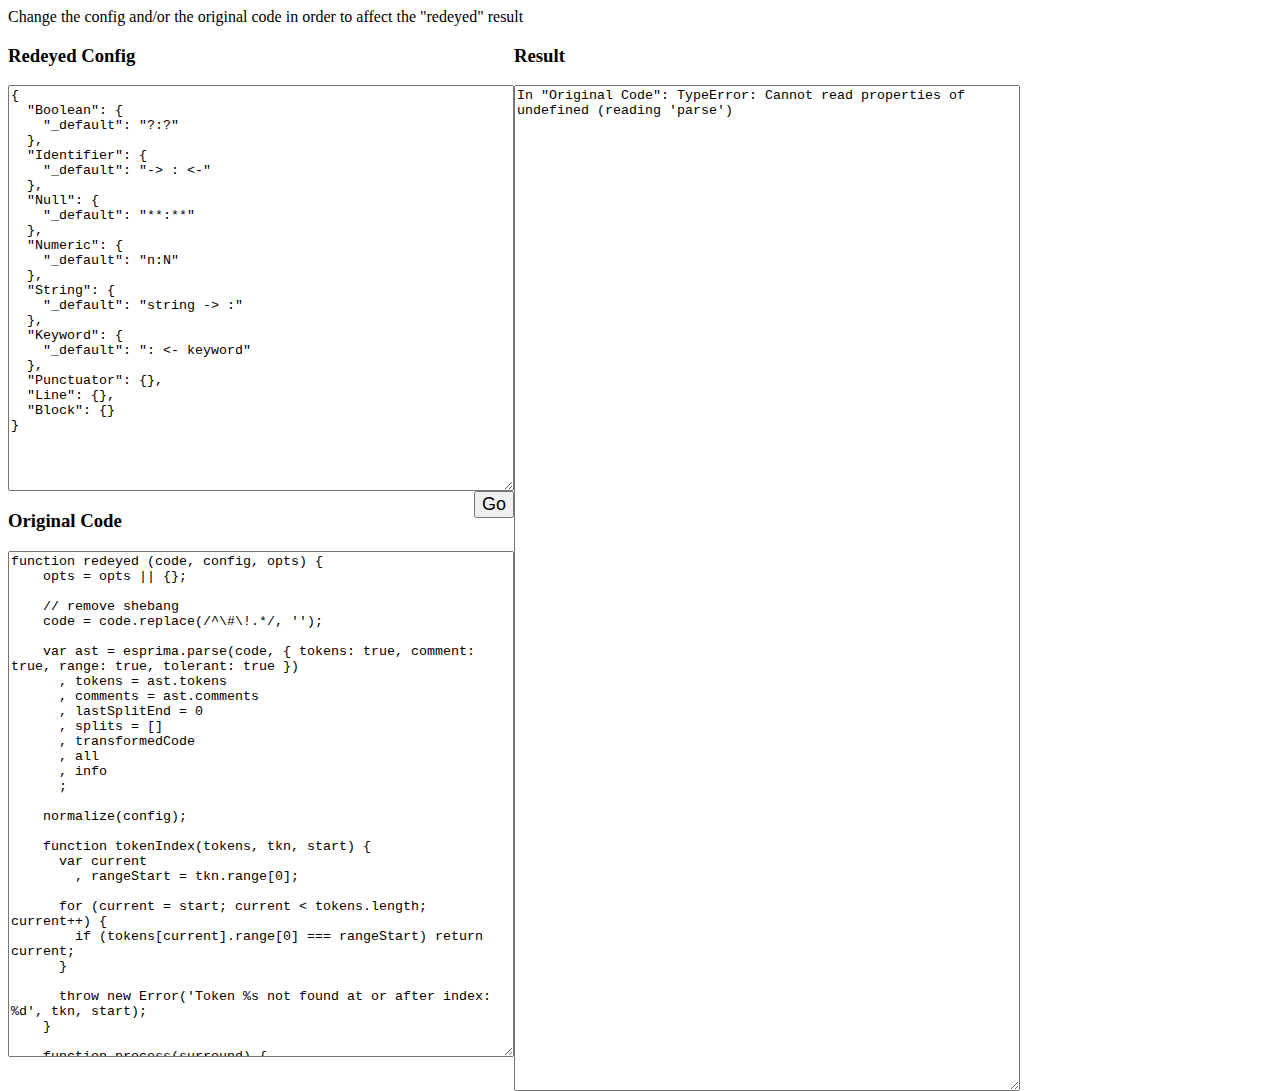
<file: node_modules/redeyed/examples/browser/index.html>
<!DOCTYPE html>
<html>
<head>
    <meta charset=utf-8 />
    <title></title>
    <link rel="stylesheet" type="text/css" media="screen" href="index.css" />
</head>
<body>
    <header>
        <span>Change the config and/or the original code in order to affect the "redeyed" result</span>
    </header>
    <section class="edit">
        <section>
            <h3>Redeyed Config </h3>
            <textarea class="config"></textarea>
            <button class="go">Go</button>
        </section>
        <section>
            <h3>Original Code</h3>
            <textarea class="code"></textarea>
        </section>
    </section>
    <section class="results">
        <h3>Result</h3>
        <textarea class="result" readonly="readonly"></textarea>
    </section>


    <script type="text/javascript" src="http://ajax.googleapis.com/ajax/libs/jquery/1.8.1/jquery.min.js"></script>
    <script type="text/javascript" src="https://raw.github.com/ariya/esprima/master/esprima.js"></script>
    <script type="text/javascript" src="../../redeyed.js"></script>
    <script type="text/javascript" src="./sample-config.js"></script>
    <script type="text/javascript" src="./index.js"></script>
</body>
</html>
</file>
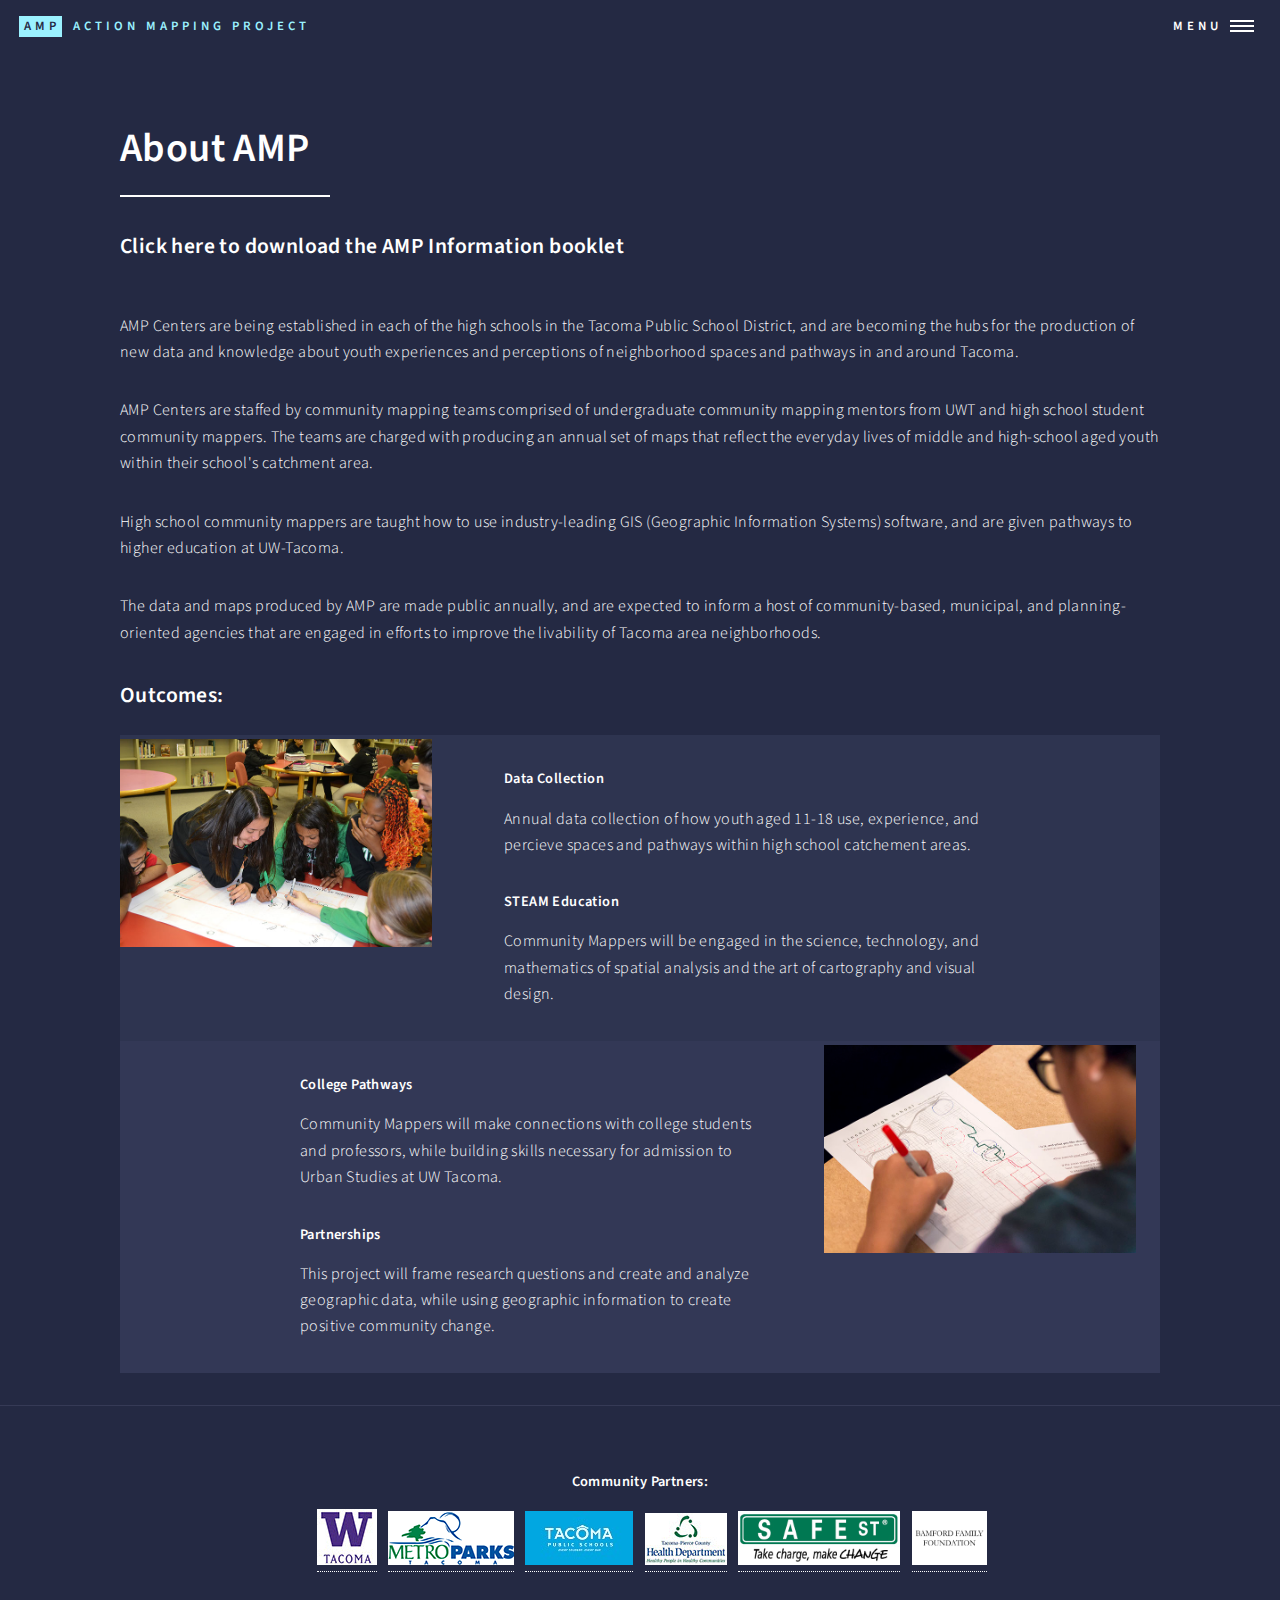
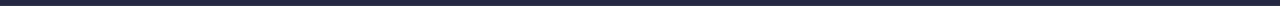
<file: HTML/about.html>
<!DOCTYPE HTML>
<!--
        Forty by HTML5 UP
        html5up.net | @ajlkn
        Free for personal and commercial use under the CCA 3.0 license (html5up.net/license)
-->
<html>
    <head>
        <title>About - AMP</title>
        <meta charset="utf-8" />
        <meta name="viewport" content="width=device-width, initial-scale=1, user-scalable=no" />
        <!--[if lte IE 8]><script src="assets/js/ie/html5shiv.js"></script><![endif]-->
        <link rel="stylesheet" href="assets/css/main.css" />
        <!--[if lte IE 9]><link rel="stylesheet" href="assets/css/ie9.css" /><![endif]-->
        <!--[if lte IE 8]><link rel="stylesheet" href="assets/css/ie8.css" /><![endif]-->
    </head>
    <body>

        <!-- Wrapper -->
        <div id="wrapper">

            <!-- Header -->
            <!-- Header -->
            <header id="header" class="alt">
                <a href="index.html" class="logo"><strong>AMP</strong> <span>Action Mapping Project</span></a>
                <nav>
                    <a href="#menu">Menu</a>
                </nav>
            </header>

            <!-- Menu -->
            <nav id="menu">
                <ul class="links">
                    <li><a href="index.html">Home</a></li>
                    <li><a href="about.html">About AMP</a></li>
                    <li><a href="roadmap.html">The Work Plan</a></li>
                    <li><a href="team.html">Meet the Team</a></li>
                </ul>
                <ul class="actions vertical">
                    <li><a href="map.html" class="button special fit">View the Map</a></li>
                    <li><a href="uploadNew.html" class="button fit">Upload New Data</a></li>
                </ul>
            </nav>

            <!-- Main -->
            <div id="main" class="alt">

                <!-- One -->
                <section id="one">
                    <div class="inner">
                        <header class="major">
                            <h1>About AMP</h1>
                        </header>
                        <h3><a href="https://github.com/setom/TYCMP_MSGT/raw/master/Documentation/AMP_Booklet.pdf"> Click here to download the AMP Information booklet</a></h3>
                        <br>
                        <p>AMP Centers are being established in each of the high schools in the Tacoma Public School District, and are becoming the hubs for the production of new data and knowledge about youth experiences and perceptions of neighborhood spaces and pathways in and around Tacoma.</p>
                        <p>AMP Centers are staffed by community mapping teams comprised of undergraduate community mapping mentors from UWT and high school student community mappers. The teams are charged with producing an annual set of maps that reflect the everyday lives of middle and high-school aged youth within their school's catchment area.</p>
                        <p>High school community mappers are taught how to use industry-leading GIS (Geographic Information Systems) software, and are given pathways to higher education at UW-Tacoma.</p>
                        <p>The data and maps produced by AMP are made public annually, and are expected to inform a host of community-based, municipal, and planning-oriented agencies that are engaged in efforts to improve the livability of Tacoma area neighborhoods.</p>
                        <h3>Outcomes:</h3>
                        <section id="two" class="spotlights">
                            <section>
                                <a href="images/groupWork.jpg" class="image left">
                                    <img src="images/groupWork.jpg" alt="" data-position="center center" />
                                </a>
                                <div class="content">
                                    <div class="inner">
                                        <h5>Data Collection</h5>
                                        <p>Annual data collection of how youth aged 11-18 use, experience, and percieve spaces and pathways within high school catchement areas.</p>
                                        <h5>STEAM Education</h5>
                                        <p>Community Mappers will be engaged in the science, technology, and mathematics of spatial analysis and the art of cartography and visual design.</p>
                                    </div>
                                </div>
                            </section>
                            <section>
                                <a href="images/handDrawing.jpg" class="image left">
                                    <img src="images/handDrawing.jpg" alt="" data-position="center center" />
                                </a>
                                <div class="content">
                                    <div class="inner">
                                        <h5>College Pathways</h5>
                                        <p>Community Mappers will make connections with college students and professors, while building skills necessary for admission to Urban Studies at UW Tacoma.</p>
                                        <h5>Partnerships</h5>
                                        <p>This project will frame research questions and create and analyze geographic data, while using geographic information to create positive community change.</p>
                                    </div>
                                </div>
                            </section>
                        </section>
                    </div>
                </section>
                <section>
                <div class="inner" style='text-align: center;'>
                    <h5>Community Partners: </h5>
                    <ul style="white-space: nowrap; list-style: none; display: inline;">
                        <li style="list-style: none; display: inline;">
                            <a href="http://www.tacoma.uw.edu/"><img src="images/uwt.jpg" alt=""/></a>
                        </li>
                        <li style="list-style: none; display: inline;">
                            <a href="https://www.metroparkstacoma.org/"><img src="images/metroparks.jpg" alt=""/></a>
                        </li>
                        <li style="list-style: none; display: inline;">
                            <a href="https://www.tacomaschools.org/"><img src="images/tps-banner.jpg" alt=""/></a>
                        </li>
                        <li style="list-style: none; display: inline;">
                            <a href="https://www.tpchd.org/"><img src="images/tacoma-piercehd.jpg" alt=""/></a>
                        </li>
                        <li style="list-style: none; display: inline;">
                            <a href="http://safest.org//"><img src="images/safestreetslogo.jpg" style="height: 54px;" alt=""/></a>
                        </li>
                        <li style="list-style: none; display: inline;">
                            <a href="http://www.bamfordfoundation.org/"><img src="images/bamford-family-fdn.jpg" style="height: 54px;" alt=""/></a>
                        </li>
                    </ul>
                </div>
            </section>
            </div>
        </div>


        <!-- Scripts -->
        <script src="assets/js/jquery.min.js"></script>
        <script src="assets/js/jquery.scrolly.min.js"></script>
        <script src="assets/js/jquery.scrollex.min.js"></script>
        <script src="assets/js/skel.min.js"></script>
        <script src="assets/js/util.js"></script>
        <!--[if lte IE 8]><script src="assets/js/ie/respond.min.js"></script><![endif]-->
        <script src="assets/js/main.js"></script>

    </body>
</html>
</file>
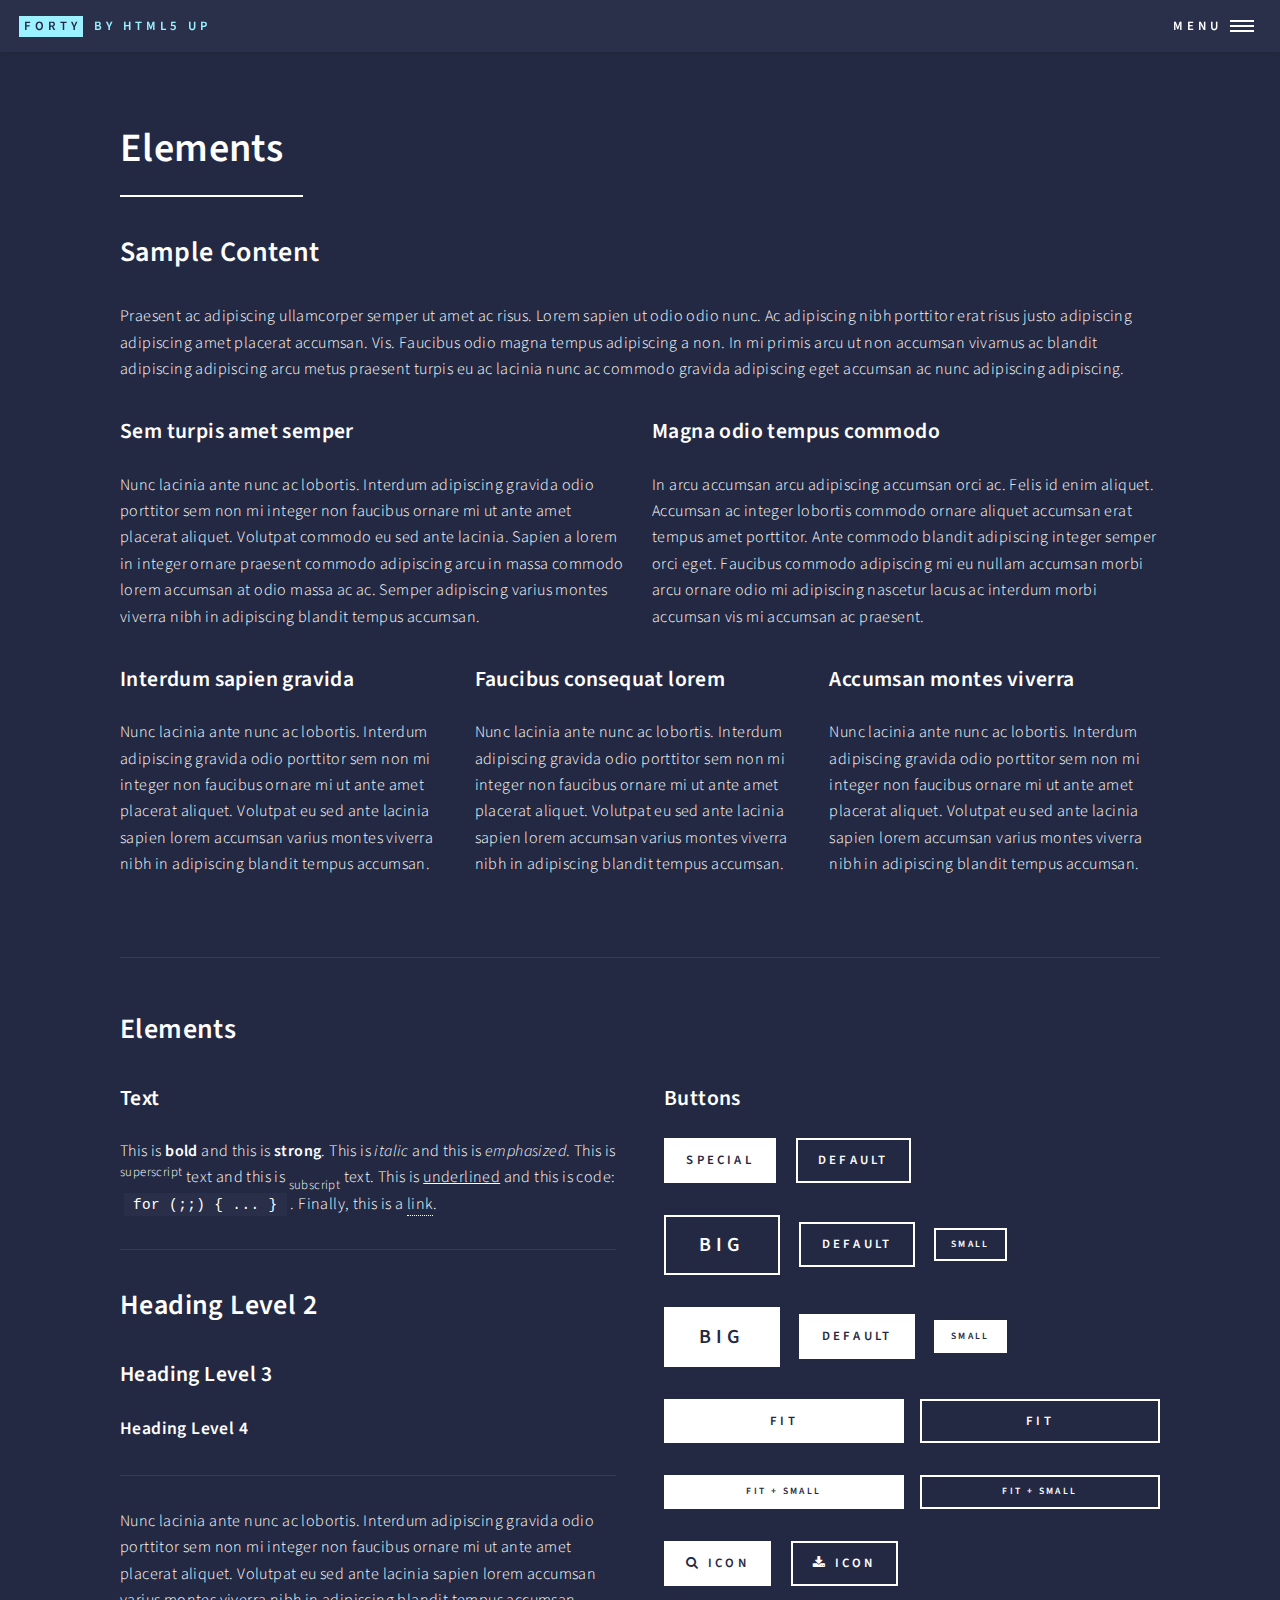
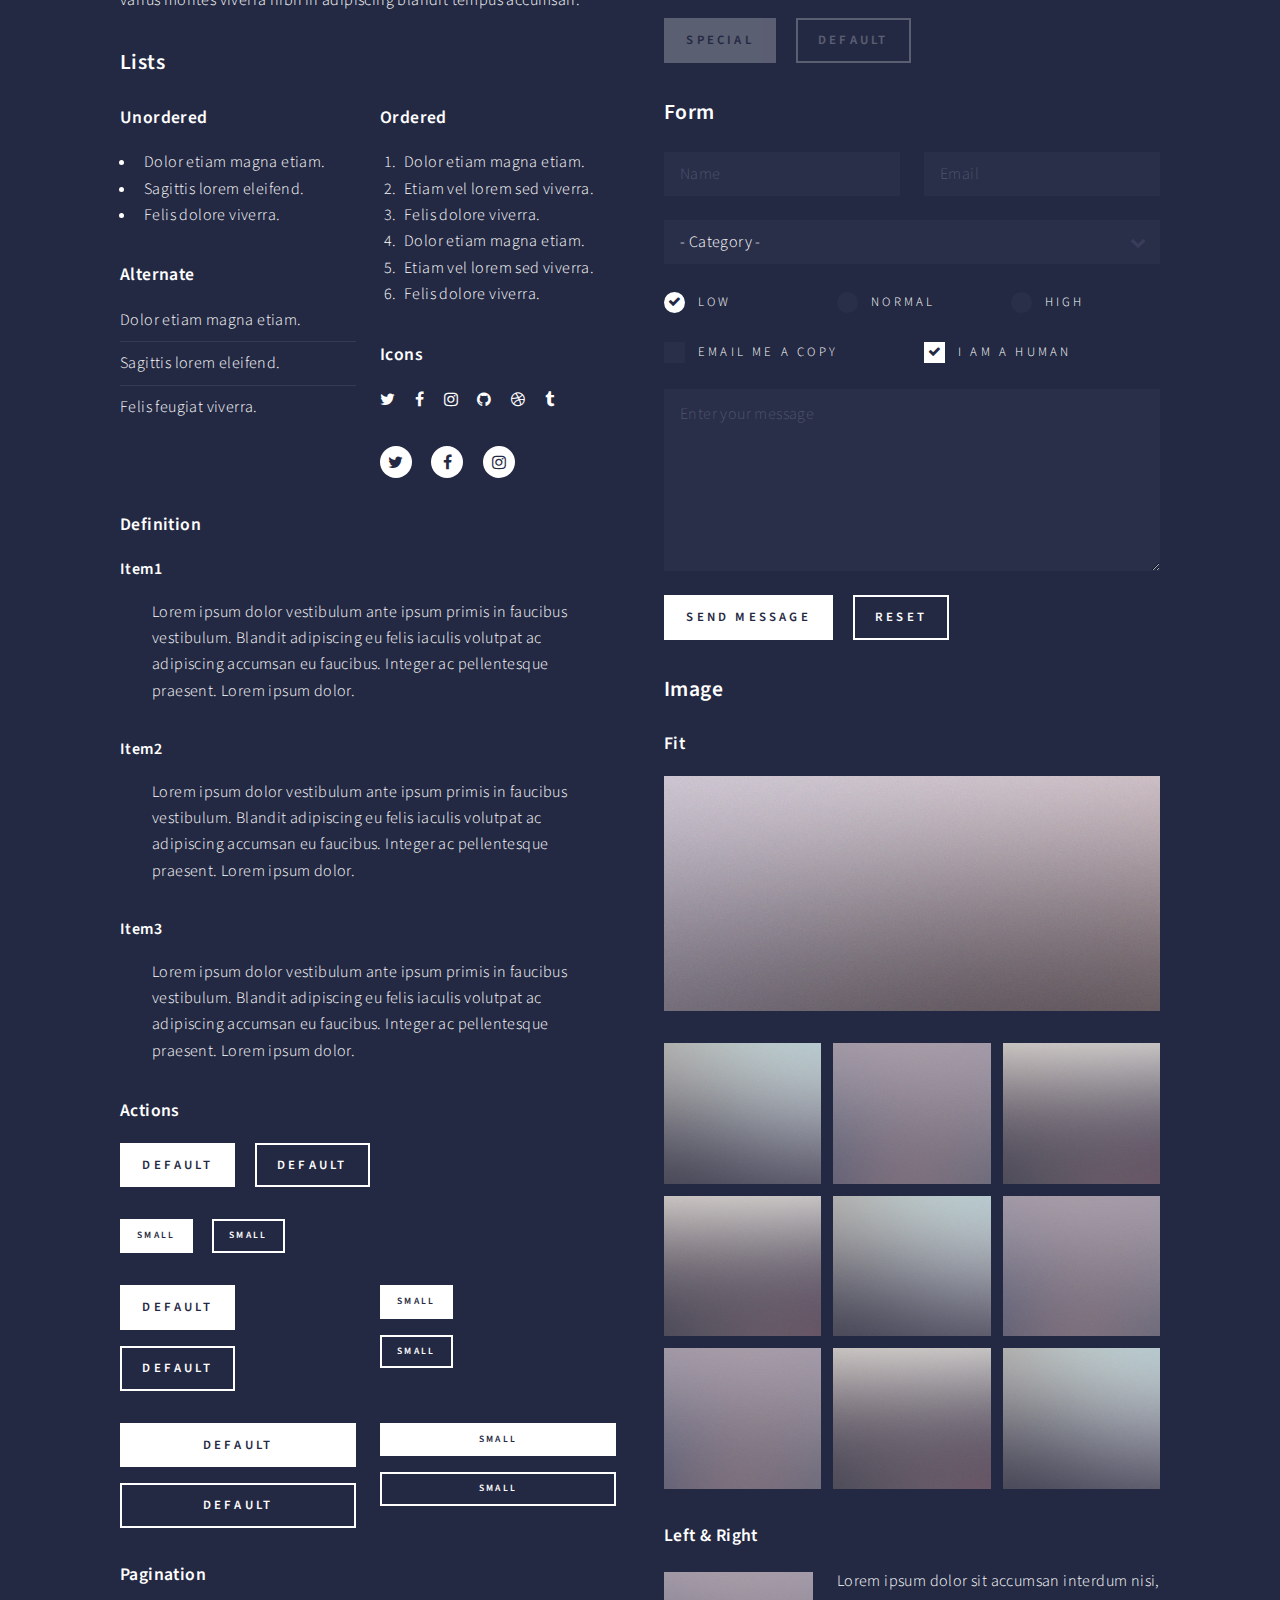
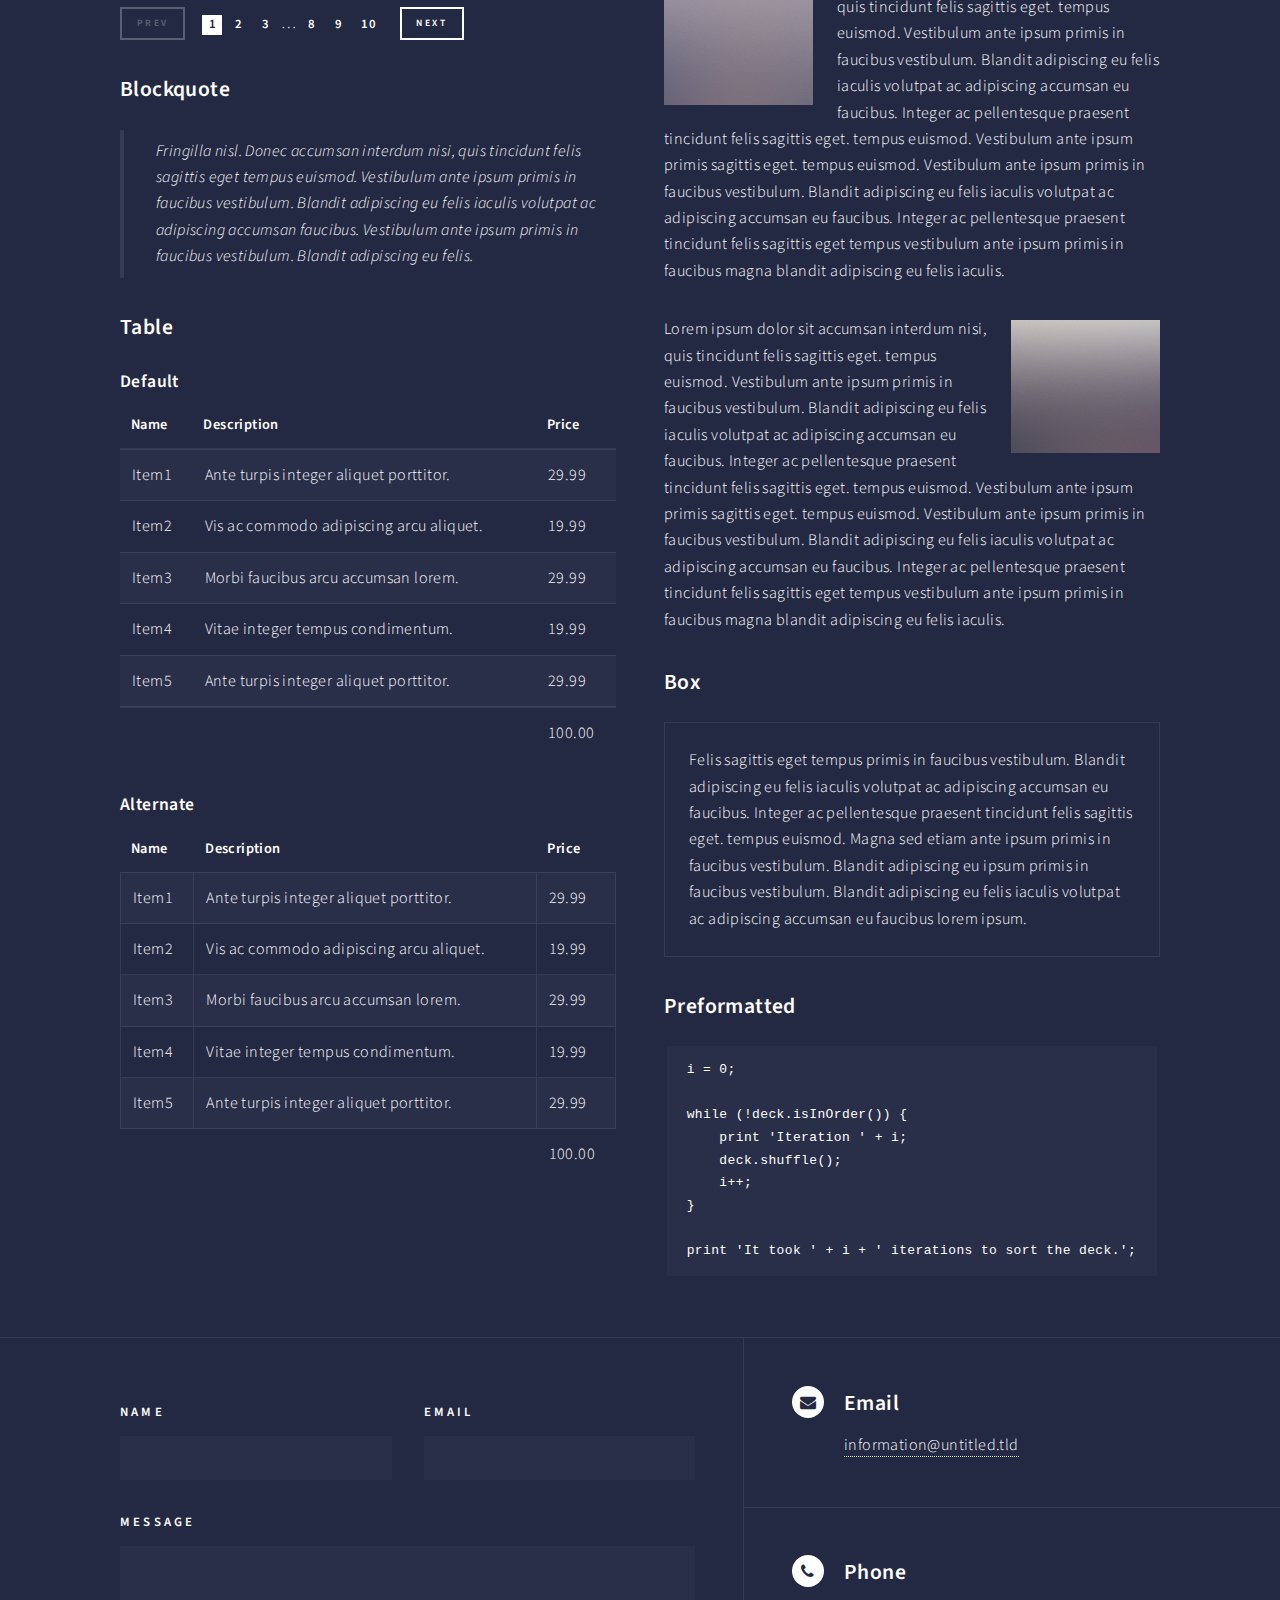
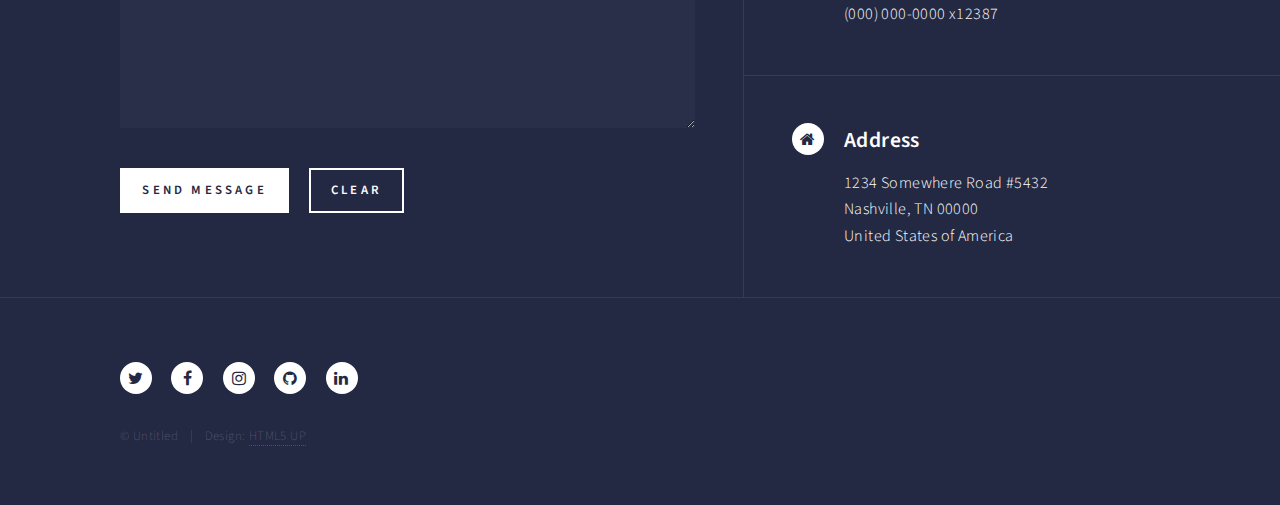
<file: HTML/elements.html>
<!DOCTYPE HTML>
<!--
        Forty by HTML5 UP
        html5up.net | @ajlkn
        Free for personal and commercial use under the CCA 3.0 license (html5up.net/license)
-->
<html>
    <head>
        <title>Elements - Forty by HTML5 UP</title>
        <meta charset="utf-8" />
        <meta name="viewport" content="width=device-width, initial-scale=1, user-scalable=no" />
        <!--[if lte IE 8]><script src="assets/js/ie/html5shiv.js"></script><![endif]-->
        <link rel="stylesheet" href="assets/css/main.css" />
        <!--[if lte IE 9]><link rel="stylesheet" href="assets/css/ie9.css" /><![endif]-->
        <!--[if lte IE 8]><link rel="stylesheet" href="assets/css/ie8.css" /><![endif]-->
    </head>
    <body>

        <!-- Wrapper -->
        <div id="wrapper">

            <!-- Header -->
            <header id="header">
                <a href="index.html" class="logo"><strong>Forty</strong> <span>by HTML5 UP</span></a>
                <nav>
                    <a href="#menu">Menu</a>
                </nav>
            </header>

            <!-- Menu -->
            <nav id="menu">
                <ul class="links">
                    <li><a href="index.html">Home</a></li>
                    <li><a href="landing.html">Landing</a></li>
                    <li><a href="generic.html">Generic</a></li>
                    <li><a href="elements.html">Elements</a></li>
                </ul>
                <ul class="actions vertical">
                    <li><a href="#" class="button special fit">Get Started</a></li>
                    <li><a href="#" class="button fit">Log In</a></li>
                </ul>
            </nav>

            <!-- Main -->
            <div id="main" class="alt">

                <!-- One -->
                <section id="one">
                    <div class="inner">
                        <header class="major">
                            <h1>Elements</h1>
                        </header>

                        <!-- Content -->
                        <h2 id="content">Sample Content</h2>
                        <p>Praesent ac adipiscing ullamcorper semper ut amet ac risus. Lorem sapien ut odio odio nunc. Ac adipiscing nibh porttitor erat risus justo adipiscing adipiscing amet placerat accumsan. Vis. Faucibus odio magna tempus adipiscing a non. In mi primis arcu ut non accumsan vivamus ac blandit adipiscing adipiscing arcu metus praesent turpis eu ac lacinia nunc ac commodo gravida adipiscing eget accumsan ac nunc adipiscing adipiscing.</p>
                        <div class="row">
                            <div class="6u 12u$(small)">
                                <h3>Sem turpis amet semper</h3>
                                <p>Nunc lacinia ante nunc ac lobortis. Interdum adipiscing gravida odio porttitor sem non mi integer non faucibus ornare mi ut ante amet placerat aliquet. Volutpat commodo eu sed ante lacinia. Sapien a lorem in integer ornare praesent commodo adipiscing arcu in massa commodo lorem accumsan at odio massa ac ac. Semper adipiscing varius montes viverra nibh in adipiscing blandit tempus accumsan.</p>
                            </div>
                            <div class="6u$ 12u$(small)">
                                <h3>Magna odio tempus commodo</h3>
                                <p>In arcu accumsan arcu adipiscing accumsan orci ac. Felis id enim aliquet. Accumsan ac integer lobortis commodo ornare aliquet accumsan erat tempus amet porttitor. Ante commodo blandit adipiscing integer semper orci eget. Faucibus commodo adipiscing mi eu nullam accumsan morbi arcu ornare odio mi adipiscing nascetur lacus ac interdum morbi accumsan vis mi accumsan ac praesent.</p>
                            </div>
                            <!-- Break -->
                            <div class="4u 12u$(medium)">
                                <h3>Interdum sapien gravida</h3>
                                <p>Nunc lacinia ante nunc ac lobortis. Interdum adipiscing gravida odio porttitor sem non mi integer non faucibus ornare mi ut ante amet placerat aliquet. Volutpat eu sed ante lacinia sapien lorem accumsan varius montes viverra nibh in adipiscing blandit tempus accumsan.</p>
                            </div>
                            <div class="4u 12u$(medium)">
                                <h3>Faucibus consequat lorem</h3>
                                <p>Nunc lacinia ante nunc ac lobortis. Interdum adipiscing gravida odio porttitor sem non mi integer non faucibus ornare mi ut ante amet placerat aliquet. Volutpat eu sed ante lacinia sapien lorem accumsan varius montes viverra nibh in adipiscing blandit tempus accumsan.</p>
                            </div>
                            <div class="4u$ 12u$(medium)">
                                <h3>Accumsan montes viverra</h3>
                                <p>Nunc lacinia ante nunc ac lobortis. Interdum adipiscing gravida odio porttitor sem non mi integer non faucibus ornare mi ut ante amet placerat aliquet. Volutpat eu sed ante lacinia sapien lorem accumsan varius montes viverra nibh in adipiscing blandit tempus accumsan.</p>
                            </div>
                        </div>

                        <hr class="major" />

                        <!-- Elements -->
                        <h2 id="elements">Elements</h2>
                        <div class="row 200%">
                            <div class="6u 12u$(medium)">

                                <!-- Text stuff -->
                                <h3>Text</h3>
                                <p>This is <b>bold</b> and this is <strong>strong</strong>. This is <i>italic</i> and this is <em>emphasized</em>.
                                    This is <sup>superscript</sup> text and this is <sub>subscript</sub> text.
                                    This is <u>underlined</u> and this is code: <code>for (;;) { ... }</code>.
                                    Finally, this is a <a href="#">link</a>.</p>
                                <hr />
                                <h2>Heading Level 2</h2>
                                <h3>Heading Level 3</h3>
                                <h4>Heading Level 4</h4>
                                <hr />
                                <p>Nunc lacinia ante nunc ac lobortis. Interdum adipiscing gravida odio porttitor sem non mi integer non faucibus ornare mi ut ante amet placerat aliquet. Volutpat eu sed ante lacinia sapien lorem accumsan varius montes viverra nibh in adipiscing blandit tempus accumsan.</p>

                                <!-- Lists -->
                                <h3>Lists</h3>
                                <div class="row">
                                    <div class="6u 12u$(small)">

                                        <h4>Unordered</h4>
                                        <ul>
                                            <li>Dolor etiam magna etiam.</li>
                                            <li>Sagittis lorem eleifend.</li>
                                            <li>Felis dolore viverra.</li>
                                        </ul>

                                        <h4>Alternate</h4>
                                        <ul class="alt">
                                            <li>Dolor etiam magna etiam.</li>
                                            <li>Sagittis lorem eleifend.</li>
                                            <li>Felis feugiat viverra.</li>
                                        </ul>

                                    </div>
                                    <div class="6u$ 12u$(small)">

                                        <h4>Ordered</h4>
                                        <ol>
                                            <li>Dolor etiam magna etiam.</li>
                                            <li>Etiam vel lorem sed viverra.</li>
                                            <li>Felis dolore viverra.</li>
                                            <li>Dolor etiam magna etiam.</li>
                                            <li>Etiam vel lorem sed viverra.</li>
                                            <li>Felis dolore viverra.</li>
                                        </ol>

                                        <h4>Icons</h4>
                                        <ul class="icons">
                                            <li><a href="#" class="icon fa-twitter"><span class="label">Twitter</span></a></li>
                                            <li><a href="#" class="icon fa-facebook"><span class="label">Facebook</span></a></li>
                                            <li><a href="#" class="icon fa-instagram"><span class="label">Instagram</span></a></li>
                                            <li><a href="#" class="icon fa-github"><span class="label">Github</span></a></li>
                                            <li><a href="#" class="icon fa-dribbble"><span class="label">Dribbble</span></a></li>
                                            <li><a href="#" class="icon fa-tumblr"><span class="label">Tumblr</span></a></li>
                                        </ul>
                                        <ul class="icons">
                                            <li><a href="#" class="icon alt fa-twitter"><span class="label">Twitter</span></a></li>
                                            <li><a href="#" class="icon alt fa-facebook"><span class="label">Facebook</span></a></li>
                                            <li><a href="#" class="icon alt fa-instagram"><span class="label">Instagram</span></a></li>
                                        </ul>

                                    </div>
                                </div>
                                <h4>Definition</h4>
                                <dl>
                                    <dt>Item1</dt>
                                    <dd>
                                        <p>Lorem ipsum dolor vestibulum ante ipsum primis in faucibus vestibulum. Blandit adipiscing eu felis iaculis volutpat ac adipiscing accumsan eu faucibus. Integer ac pellentesque praesent. Lorem ipsum dolor.</p>
                                    </dd>
                                    <dt>Item2</dt>
                                    <dd>
                                        <p>Lorem ipsum dolor vestibulum ante ipsum primis in faucibus vestibulum. Blandit adipiscing eu felis iaculis volutpat ac adipiscing accumsan eu faucibus. Integer ac pellentesque praesent. Lorem ipsum dolor.</p>
                                    </dd>
                                    <dt>Item3</dt>
                                    <dd>
                                        <p>Lorem ipsum dolor vestibulum ante ipsum primis in faucibus vestibulum. Blandit adipiscing eu felis iaculis volutpat ac adipiscing accumsan eu faucibus. Integer ac pellentesque praesent. Lorem ipsum dolor.</p>
                                    </dd>
                                </dl>

                                <h4>Actions</h4>
                                <ul class="actions">
                                    <li><a href="#" class="button special">Default</a></li>
                                    <li><a href="#" class="button">Default</a></li>
                                </ul>
                                <ul class="actions small">
                                    <li><a href="#" class="button special small">Small</a></li>
                                    <li><a href="#" class="button small">Small</a></li>
                                </ul>
                                <div class="row">
                                    <div class="6u 12u$(small)">
                                        <ul class="actions vertical">
                                            <li><a href="#" class="button special">Default</a></li>
                                            <li><a href="#" class="button">Default</a></li>
                                        </ul>
                                    </div>
                                    <div class="6u$ 12u$(small)">
                                        <ul class="actions vertical small">
                                            <li><a href="#" class="button special small">Small</a></li>
                                            <li><a href="#" class="button small">Small</a></li>
                                        </ul>
                                    </div>
                                    <div class="6u 12u$(small)">
                                        <ul class="actions vertical">
                                            <li><a href="#" class="button special fit">Default</a></li>
                                            <li><a href="#" class="button fit">Default</a></li>
                                        </ul>
                                    </div>
                                    <div class="6u$ 12u$(small)">
                                        <ul class="actions vertical small">
                                            <li><a href="#" class="button special small fit">Small</a></li>
                                            <li><a href="#" class="button small fit">Small</a></li>
                                        </ul>
                                    </div>
                                </div>

                                <h4>Pagination</h4>
                                <ul class="pagination">
                                    <li><span class="button small disabled">Prev</span></li>
                                    <li><a href="#" class="page active">1</a></li>
                                    <li><a href="#" class="page">2</a></li>
                                    <li><a href="#" class="page">3</a></li>
                                    <li><span>&hellip;</span></li>
                                    <li><a href="#" class="page">8</a></li>
                                    <li><a href="#" class="page">9</a></li>
                                    <li><a href="#" class="page">10</a></li>
                                    <li><a href="#" class="button small">Next</a></li>
                                </ul>

                                <!-- Blockquote -->
                                <h3>Blockquote</h3>
                                <blockquote>Fringilla nisl. Donec accumsan interdum nisi, quis tincidunt felis sagittis eget tempus euismod. Vestibulum ante ipsum primis in faucibus vestibulum. Blandit adipiscing eu felis iaculis volutpat ac adipiscing accumsan faucibus. Vestibulum ante ipsum primis in faucibus vestibulum. Blandit adipiscing eu felis.</blockquote>

                                <!-- Table -->
                                <h3>Table</h3>

                                <h4>Default</h4>
                                <div class="table-wrapper">
                                    <table>
                                        <thead>
                                            <tr>
                                                <th>Name</th>
                                                <th>Description</th>
                                                <th>Price</th>
                                            </tr>
                                        </thead>
                                        <tbody>
                                            <tr>
                                                <td>Item1</td>
                                                <td>Ante turpis integer aliquet porttitor.</td>
                                                <td>29.99</td>
                                            </tr>
                                            <tr>
                                                <td>Item2</td>
                                                <td>Vis ac commodo adipiscing arcu aliquet.</td>
                                                <td>19.99</td>
                                            </tr>
                                            <tr>
                                                <td>Item3</td>
                                                <td> Morbi faucibus arcu accumsan lorem.</td>
                                                <td>29.99</td>
                                            </tr>
                                            <tr>
                                                <td>Item4</td>
                                                <td>Vitae integer tempus condimentum.</td>
                                                <td>19.99</td>
                                            </tr>
                                            <tr>
                                                <td>Item5</td>
                                                <td>Ante turpis integer aliquet porttitor.</td>
                                                <td>29.99</td>
                                            </tr>
                                        </tbody>
                                        <tfoot>
                                            <tr>
                                                <td colspan="2"></td>
                                                <td>100.00</td>
                                            </tr>
                                        </tfoot>
                                    </table>
                                </div>

                                <h4>Alternate</h4>
                                <div class="table-wrapper">
                                    <table class="alt">
                                        <thead>
                                            <tr>
                                                <th>Name</th>
                                                <th>Description</th>
                                                <th>Price</th>
                                            </tr>
                                        </thead>
                                        <tbody>
                                            <tr>
                                                <td>Item1</td>
                                                <td>Ante turpis integer aliquet porttitor.</td>
                                                <td>29.99</td>
                                            </tr>
                                            <tr>
                                                <td>Item2</td>
                                                <td>Vis ac commodo adipiscing arcu aliquet.</td>
                                                <td>19.99</td>
                                            </tr>
                                            <tr>
                                                <td>Item3</td>
                                                <td> Morbi faucibus arcu accumsan lorem.</td>
                                                <td>29.99</td>
                                            </tr>
                                            <tr>
                                                <td>Item4</td>
                                                <td>Vitae integer tempus condimentum.</td>
                                                <td>19.99</td>
                                            </tr>
                                            <tr>
                                                <td>Item5</td>
                                                <td>Ante turpis integer aliquet porttitor.</td>
                                                <td>29.99</td>
                                            </tr>
                                        </tbody>
                                        <tfoot>
                                            <tr>
                                                <td colspan="2"></td>
                                                <td>100.00</td>
                                            </tr>
                                        </tfoot>
                                    </table>
                                </div>

                            </div>
                            <div class="6u$ 12u$(medium)">

                                <!-- Buttons -->
                                <h3>Buttons</h3>
                                <ul class="actions">
                                    <li><a href="#" class="button special">Special</a></li>
                                    <li><a href="#" class="button">Default</a></li>
                                </ul>
                                <ul class="actions">
                                    <li><a href="#" class="button big">Big</a></li>
                                    <li><a href="#" class="button">Default</a></li>
                                    <li><a href="#" class="button small">Small</a></li>
                                </ul>
                                <ul class="actions">
                                    <li><a href="#" class="button special big">Big</a></li>
                                    <li><a href="#" class="button special">Default</a></li>
                                    <li><a href="#" class="button special small">Small</a></li>
                                </ul>
                                <ul class="actions fit">
                                    <li><a href="#" class="button special fit">Fit</a></li>
                                    <li><a href="#" class="button fit">Fit</a></li>
                                </ul>
                                <ul class="actions fit small">
                                    <li><a href="#" class="button special fit small">Fit + Small</a></li>
                                    <li><a href="#" class="button fit small">Fit + Small</a></li>
                                </ul>
                                <ul class="actions">
                                    <li><a href="#" class="button special icon fa-search">Icon</a></li>
                                    <li><a href="#" class="button icon fa-download">Icon</a></li>
                                </ul>
                                <ul class="actions">
                                    <li><span class="button special disabled">Special</span></li>
                                    <li><span class="button disabled">Default</span></li>
                                </ul>

                                <!-- Form -->
                                <h3>Form</h3>

                                <form method="post" action="#">
                                    <div class="row uniform">
                                        <div class="6u 12u$(xsmall)">
                                            <input type="text" name="demo-name" id="demo-name" value="" placeholder="Name" />
                                        </div>
                                        <div class="6u$ 12u$(xsmall)">
                                            <input type="email" name="demo-email" id="demo-email" value="" placeholder="Email" />
                                        </div>
                                        <!-- Break -->
                                        <div class="12u$">
                                            <div class="select-wrapper">
                                                <select name="demo-category" id="demo-category">
                                                    <option value="">- Category -</option>
                                                    <option value="1">Manufacturing</option>
                                                    <option value="1">Shipping</option>
                                                    <option value="1">Administration</option>
                                                    <option value="1">Human Resources</option>
                                                </select>
                                            </div>
                                        </div>
                                        <!-- Break -->
                                        <div class="4u 12u$(small)">
                                            <input type="radio" id="demo-priority-low" name="demo-priority" checked>
                                            <label for="demo-priority-low">Low</label>
                                        </div>
                                        <div class="4u 12u$(small)">
                                            <input type="radio" id="demo-priority-normal" name="demo-priority">
                                            <label for="demo-priority-normal">Normal</label>
                                        </div>
                                        <div class="4u$ 12u$(small)">
                                            <input type="radio" id="demo-priority-high" name="demo-priority">
                                            <label for="demo-priority-high">High</label>
                                        </div>
                                        <!-- Break -->
                                        <div class="6u 12u$(small)">
                                            <input type="checkbox" id="demo-copy" name="demo-copy">
                                            <label for="demo-copy">Email me a copy</label>
                                        </div>
                                        <div class="6u$ 12u$(small)">
                                            <input type="checkbox" id="demo-human" name="demo-human" checked>
                                            <label for="demo-human">I am a human</label>
                                        </div>
                                        <!-- Break -->
                                        <div class="12u$">
                                            <textarea name="demo-message" id="demo-message" placeholder="Enter your message" rows="6"></textarea>
                                        </div>
                                        <!-- Break -->
                                        <div class="12u$">
                                            <ul class="actions">
                                                <li><input type="submit" value="Send Message" class="special" /></li>
                                                <li><input type="reset" value="Reset" /></li>
                                            </ul>
                                        </div>
                                    </div>
                                </form>

                                <!-- Image -->
                                <h3>Image</h3>

                                <h4>Fit</h4>
                                <span class="image fit"><img src="images/pic03.jpg" alt="" /></span>
                                <div class="box alt">
                                    <div class="row 50% uniform">
                                        <div class="4u"><span class="image fit"><img src="images/pic08.jpg" alt="" /></span></div>
                                        <div class="4u"><span class="image fit"><img src="images/pic09.jpg" alt="" /></span></div>
                                        <div class="4u$"><span class="image fit"><img src="images/pic10.jpg" alt="" /></span></div>
                                        <!-- Break -->
                                        <div class="4u"><span class="image fit"><img src="images/pic10.jpg" alt="" /></span></div>
                                        <div class="4u"><span class="image fit"><img src="images/pic08.jpg" alt="" /></span></div>
                                        <div class="4u$"><span class="image fit"><img src="images/pic09.jpg" alt="" /></span></div>
                                        <!-- Break -->
                                        <div class="4u"><span class="image fit"><img src="images/pic09.jpg" alt="" /></span></div>
                                        <div class="4u"><span class="image fit"><img src="images/pic10.jpg" alt="" /></span></div>
                                        <div class="4u$"><span class="image fit"><img src="images/pic08.jpg" alt="" /></span></div>
                                    </div>
                                </div>

                                <h4>Left &amp; Right</h4>
                                <p><span class="image left"><img src="images/pic09.jpg" alt="" /></span>Lorem ipsum dolor sit accumsan interdum nisi, quis tincidunt felis sagittis eget. tempus euismod. Vestibulum ante ipsum primis in faucibus vestibulum. Blandit adipiscing eu felis iaculis volutpat ac adipiscing accumsan eu faucibus. Integer ac pellentesque praesent tincidunt felis sagittis eget. tempus euismod. Vestibulum ante ipsum primis sagittis eget. tempus euismod. Vestibulum ante ipsum primis in faucibus vestibulum. Blandit adipiscing eu felis iaculis volutpat ac adipiscing accumsan eu faucibus. Integer ac pellentesque praesent tincidunt felis sagittis eget tempus vestibulum ante ipsum primis in faucibus magna blandit adipiscing eu felis iaculis.</p>
                                <p><span class="image right"><img src="images/pic10.jpg" alt="" /></span>Lorem ipsum dolor sit accumsan interdum nisi, quis tincidunt felis sagittis eget. tempus euismod. Vestibulum ante ipsum primis in faucibus vestibulum. Blandit adipiscing eu felis iaculis volutpat ac adipiscing accumsan eu faucibus. Integer ac pellentesque praesent tincidunt felis sagittis eget. tempus euismod. Vestibulum ante ipsum primis sagittis eget. tempus euismod. Vestibulum ante ipsum primis in faucibus vestibulum. Blandit adipiscing eu felis iaculis volutpat ac adipiscing accumsan eu faucibus. Integer ac pellentesque praesent tincidunt felis sagittis eget tempus vestibulum ante ipsum primis in faucibus magna blandit adipiscing eu felis iaculis.</p>

                                <!-- Box -->
                                <h3>Box</h3>
                                <div class="box">
                                    <p>Felis sagittis eget tempus primis in faucibus vestibulum. Blandit adipiscing eu felis iaculis volutpat ac adipiscing accumsan eu faucibus. Integer ac pellentesque praesent tincidunt felis sagittis eget. tempus euismod. Magna sed etiam ante ipsum primis in faucibus vestibulum. Blandit adipiscing eu ipsum primis in faucibus vestibulum. Blandit adipiscing eu felis iaculis volutpat ac adipiscing accumsan eu faucibus lorem ipsum.</p>
                                </div>

                                <!-- Preformatted Code -->
                                <h3>Preformatted</h3>
                                <pre><code>i = 0;

while (!deck.isInOrder()) {
    print 'Iteration ' + i;
    deck.shuffle();
    i++;
}

print 'It took ' + i + ' iterations to sort the deck.';
</code></pre>

                            </div>
                        </div>

                    </div>
                </section>

            </div>

            <!-- Contact -->
            <section id="contact">
                <div class="inner">
                    <section>
                        <form method="post" action="#">
                            <div class="field half first">
                                <label for="name">Name</label>
                                <input type="text" name="name" id="name" />
                            </div>
                            <div class="field half">
                                <label for="email">Email</label>
                                <input type="text" name="email" id="email" />
                            </div>
                            <div class="field">
                                <label for="message">Message</label>
                                <textarea name="message" id="message" rows="6"></textarea>
                            </div>
                            <ul class="actions">
                                <li><input type="submit" value="Send Message" class="special" /></li>
                                <li><input type="reset" value="Clear" /></li>
                            </ul>
                        </form>
                    </section>
                    <section class="split">
                        <section>
                            <div class="contact-method">
                                <span class="icon alt fa-envelope"></span>
                                <h3>Email</h3>
                                <a href="#">information@untitled.tld</a>
                            </div>
                        </section>
                        <section>
                            <div class="contact-method">
                                <span class="icon alt fa-phone"></span>
                                <h3>Phone</h3>
                                <span>(000) 000-0000 x12387</span>
                            </div>
                        </section>
                        <section>
                            <div class="contact-method">
                                <span class="icon alt fa-home"></span>
                                <h3>Address</h3>
                                <span>1234 Somewhere Road #5432<br />
                                    Nashville, TN 00000<br />
                                    United States of America</span>
                            </div>
                        </section>
                    </section>
                </div>
            </section>

            <!-- Footer -->
            <footer id="footer">
                <div class="inner">
                    <ul class="icons">
                        <li><a href="#" class="icon alt fa-twitter"><span class="label">Twitter</span></a></li>
                        <li><a href="#" class="icon alt fa-facebook"><span class="label">Facebook</span></a></li>
                        <li><a href="#" class="icon alt fa-instagram"><span class="label">Instagram</span></a></li>
                        <li><a href="#" class="icon alt fa-github"><span class="label">GitHub</span></a></li>
                        <li><a href="#" class="icon alt fa-linkedin"><span class="label">LinkedIn</span></a></li>
                    </ul>
                    <ul class="copyright">
                        <li>&copy; Untitled</li><li>Design: <a href="https://html5up.net">HTML5 UP</a></li>
                    </ul>
                </div>
            </footer>

        </div>

        <!-- Scripts -->
        <script src="assets/js/jquery.min.js"></script>
        <script src="assets/js/jquery.scrolly.min.js"></script>
        <script src="assets/js/jquery.scrollex.min.js"></script>
        <script src="assets/js/skel.min.js"></script>
        <script src="assets/js/util.js"></script>
        <!--[if lte IE 8]><script src="assets/js/ie/respond.min.js"></script><![endif]-->
        <script src="assets/js/main.js"></script>

    </body>
</html>
</file>
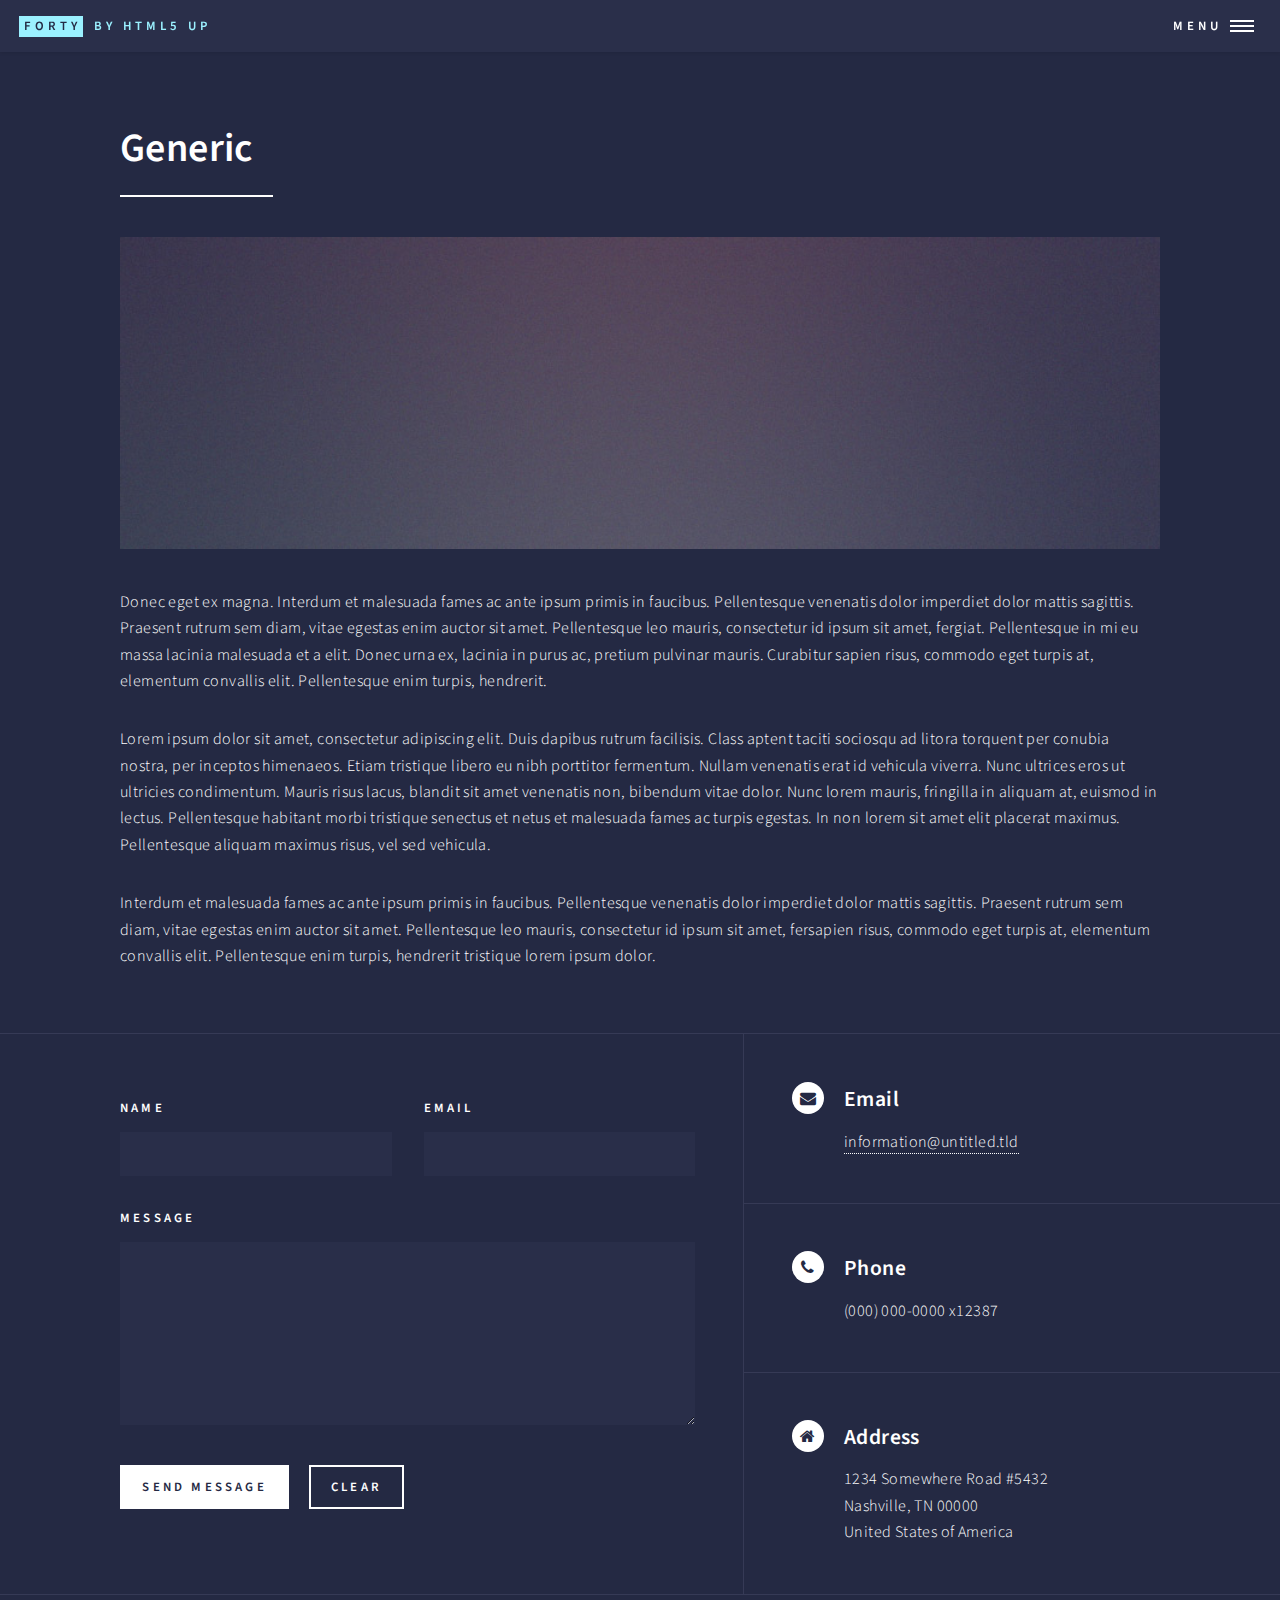
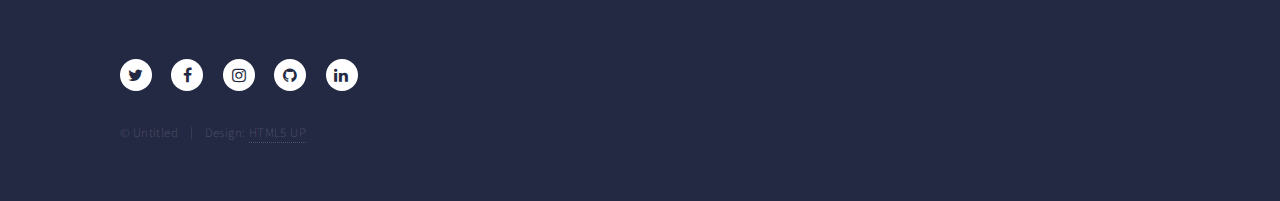
<file: HTML/generic.html>
<!DOCTYPE HTML>
<!--
	Forty by HTML5 UP
	html5up.net | @ajlkn
	Free for personal and commercial use under the CCA 3.0 license (html5up.net/license)
-->
<html>
	<head>
		<title>Generic - Forty by HTML5 UP</title>
		<meta charset="utf-8" />
		<meta name="viewport" content="width=device-width, initial-scale=1, user-scalable=no" />
		<!--[if lte IE 8]><script src="assets/js/ie/html5shiv.js"></script><![endif]-->
		<link rel="stylesheet" href="assets/css/main.css" />
		<!--[if lte IE 9]><link rel="stylesheet" href="assets/css/ie9.css" /><![endif]-->
		<!--[if lte IE 8]><link rel="stylesheet" href="assets/css/ie8.css" /><![endif]-->
	</head>
	<body>

		<!-- Wrapper -->
			<div id="wrapper">

				<!-- Header -->
					<header id="header">
						<a href="index.html" class="logo"><strong>Forty</strong> <span>by HTML5 UP</span></a>
						<nav>
							<a href="#menu">Menu</a>
						</nav>
					</header>

				<!-- Menu -->
					<nav id="menu">
						<ul class="links">
							<li><a href="index.html">Home</a></li>
							<li><a href="landing.html">Landing</a></li>
							<li><a href="generic.html">Generic</a></li>
							<li><a href="elements.html">Elements</a></li>
						</ul>
						<ul class="actions vertical">
							<li><a href="#" class="button special fit">Get Started</a></li>
							<li><a href="#" class="button fit">Log In</a></li>
						</ul>
					</nav>

				<!-- Main -->
					<div id="main" class="alt">

						<!-- One -->
							<section id="one">
								<div class="inner">
									<header class="major">
										<h1>Generic</h1>
									</header>
									<span class="image main"><img src="images/pic11.jpg" alt="" /></span>
									<p>Donec eget ex magna. Interdum et malesuada fames ac ante ipsum primis in faucibus. Pellentesque venenatis dolor imperdiet dolor mattis sagittis. Praesent rutrum sem diam, vitae egestas enim auctor sit amet. Pellentesque leo mauris, consectetur id ipsum sit amet, fergiat. Pellentesque in mi eu massa lacinia malesuada et a elit. Donec urna ex, lacinia in purus ac, pretium pulvinar mauris. Curabitur sapien risus, commodo eget turpis at, elementum convallis elit. Pellentesque enim turpis, hendrerit.</p>
									<p>Lorem ipsum dolor sit amet, consectetur adipiscing elit. Duis dapibus rutrum facilisis. Class aptent taciti sociosqu ad litora torquent per conubia nostra, per inceptos himenaeos. Etiam tristique libero eu nibh porttitor fermentum. Nullam venenatis erat id vehicula viverra. Nunc ultrices eros ut ultricies condimentum. Mauris risus lacus, blandit sit amet venenatis non, bibendum vitae dolor. Nunc lorem mauris, fringilla in aliquam at, euismod in lectus. Pellentesque habitant morbi tristique senectus et netus et malesuada fames ac turpis egestas. In non lorem sit amet elit placerat maximus. Pellentesque aliquam maximus risus, vel sed vehicula.</p>
									<p>Interdum et malesuada fames ac ante ipsum primis in faucibus. Pellentesque venenatis dolor imperdiet dolor mattis sagittis. Praesent rutrum sem diam, vitae egestas enim auctor sit amet. Pellentesque leo mauris, consectetur id ipsum sit amet, fersapien risus, commodo eget turpis at, elementum convallis elit. Pellentesque enim turpis, hendrerit tristique lorem ipsum dolor.</p>
								</div>
							</section>

					</div>

				<!-- Contact -->
					<section id="contact">
						<div class="inner">
							<section>
								<form method="post" action="#">
									<div class="field half first">
										<label for="name">Name</label>
										<input type="text" name="name" id="name" />
									</div>
									<div class="field half">
										<label for="email">Email</label>
										<input type="text" name="email" id="email" />
									</div>
									<div class="field">
										<label for="message">Message</label>
										<textarea name="message" id="message" rows="6"></textarea>
									</div>
									<ul class="actions">
										<li><input type="submit" value="Send Message" class="special" /></li>
										<li><input type="reset" value="Clear" /></li>
									</ul>
								</form>
							</section>
							<section class="split">
								<section>
									<div class="contact-method">
										<span class="icon alt fa-envelope"></span>
										<h3>Email</h3>
										<a href="#">information@untitled.tld</a>
									</div>
								</section>
								<section>
									<div class="contact-method">
										<span class="icon alt fa-phone"></span>
										<h3>Phone</h3>
										<span>(000) 000-0000 x12387</span>
									</div>
								</section>
								<section>
									<div class="contact-method">
										<span class="icon alt fa-home"></span>
										<h3>Address</h3>
										<span>1234 Somewhere Road #5432<br />
										Nashville, TN 00000<br />
										United States of America</span>
									</div>
								</section>
							</section>
						</div>
					</section>

				<!-- Footer -->
					<footer id="footer">
						<div class="inner">
							<ul class="icons">
								<li><a href="#" class="icon alt fa-twitter"><span class="label">Twitter</span></a></li>
								<li><a href="#" class="icon alt fa-facebook"><span class="label">Facebook</span></a></li>
								<li><a href="#" class="icon alt fa-instagram"><span class="label">Instagram</span></a></li>
								<li><a href="#" class="icon alt fa-github"><span class="label">GitHub</span></a></li>
								<li><a href="#" class="icon alt fa-linkedin"><span class="label">LinkedIn</span></a></li>
							</ul>
							<ul class="copyright">
								<li>&copy; Untitled</li><li>Design: <a href="https://html5up.net">HTML5 UP</a></li>
							</ul>
						</div>
					</footer>

			</div>

		<!-- Scripts -->
			<script src="assets/js/jquery.min.js"></script>
			<script src="assets/js/jquery.scrolly.min.js"></script>
			<script src="assets/js/jquery.scrollex.min.js"></script>
			<script src="assets/js/skel.min.js"></script>
			<script src="assets/js/util.js"></script>
			<!--[if lte IE 8]><script src="assets/js/ie/respond.min.js"></script><![endif]-->
			<script src="assets/js/main.js"></script>

	</body>
</html>
</file>
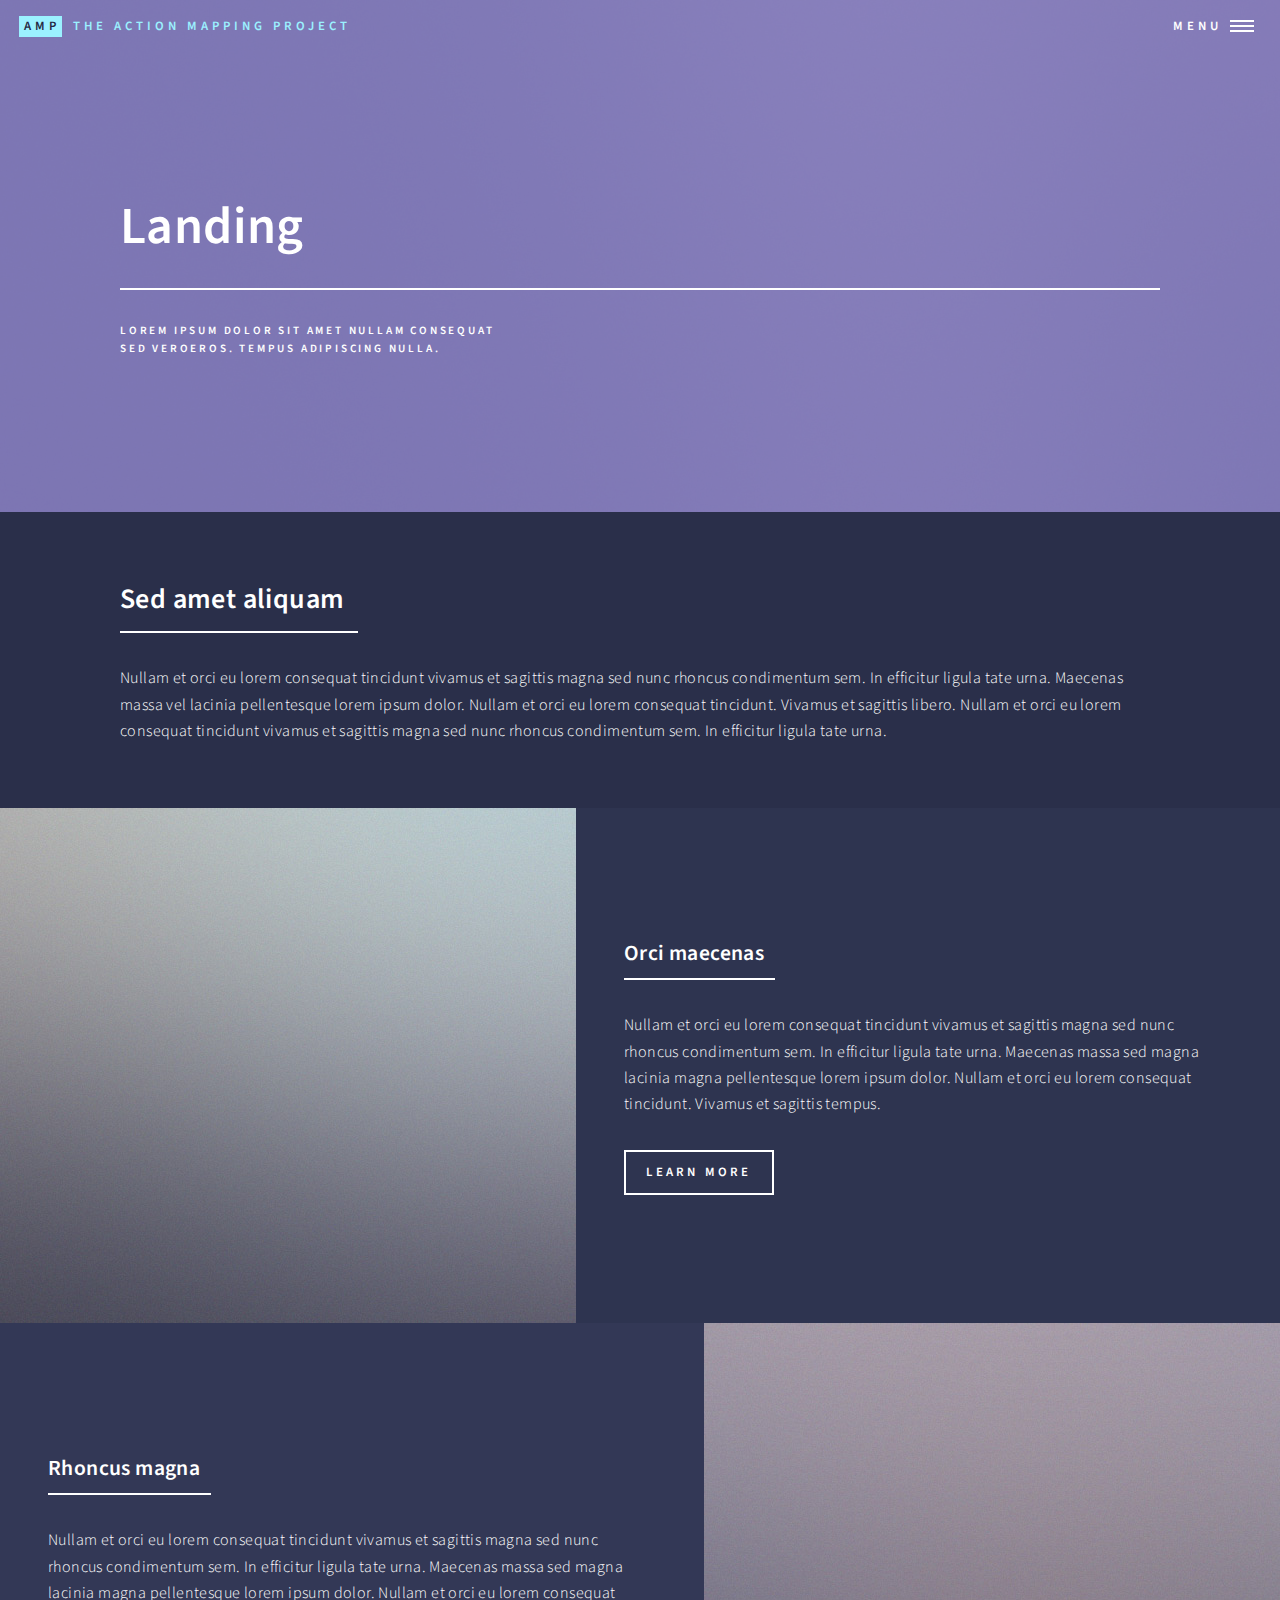
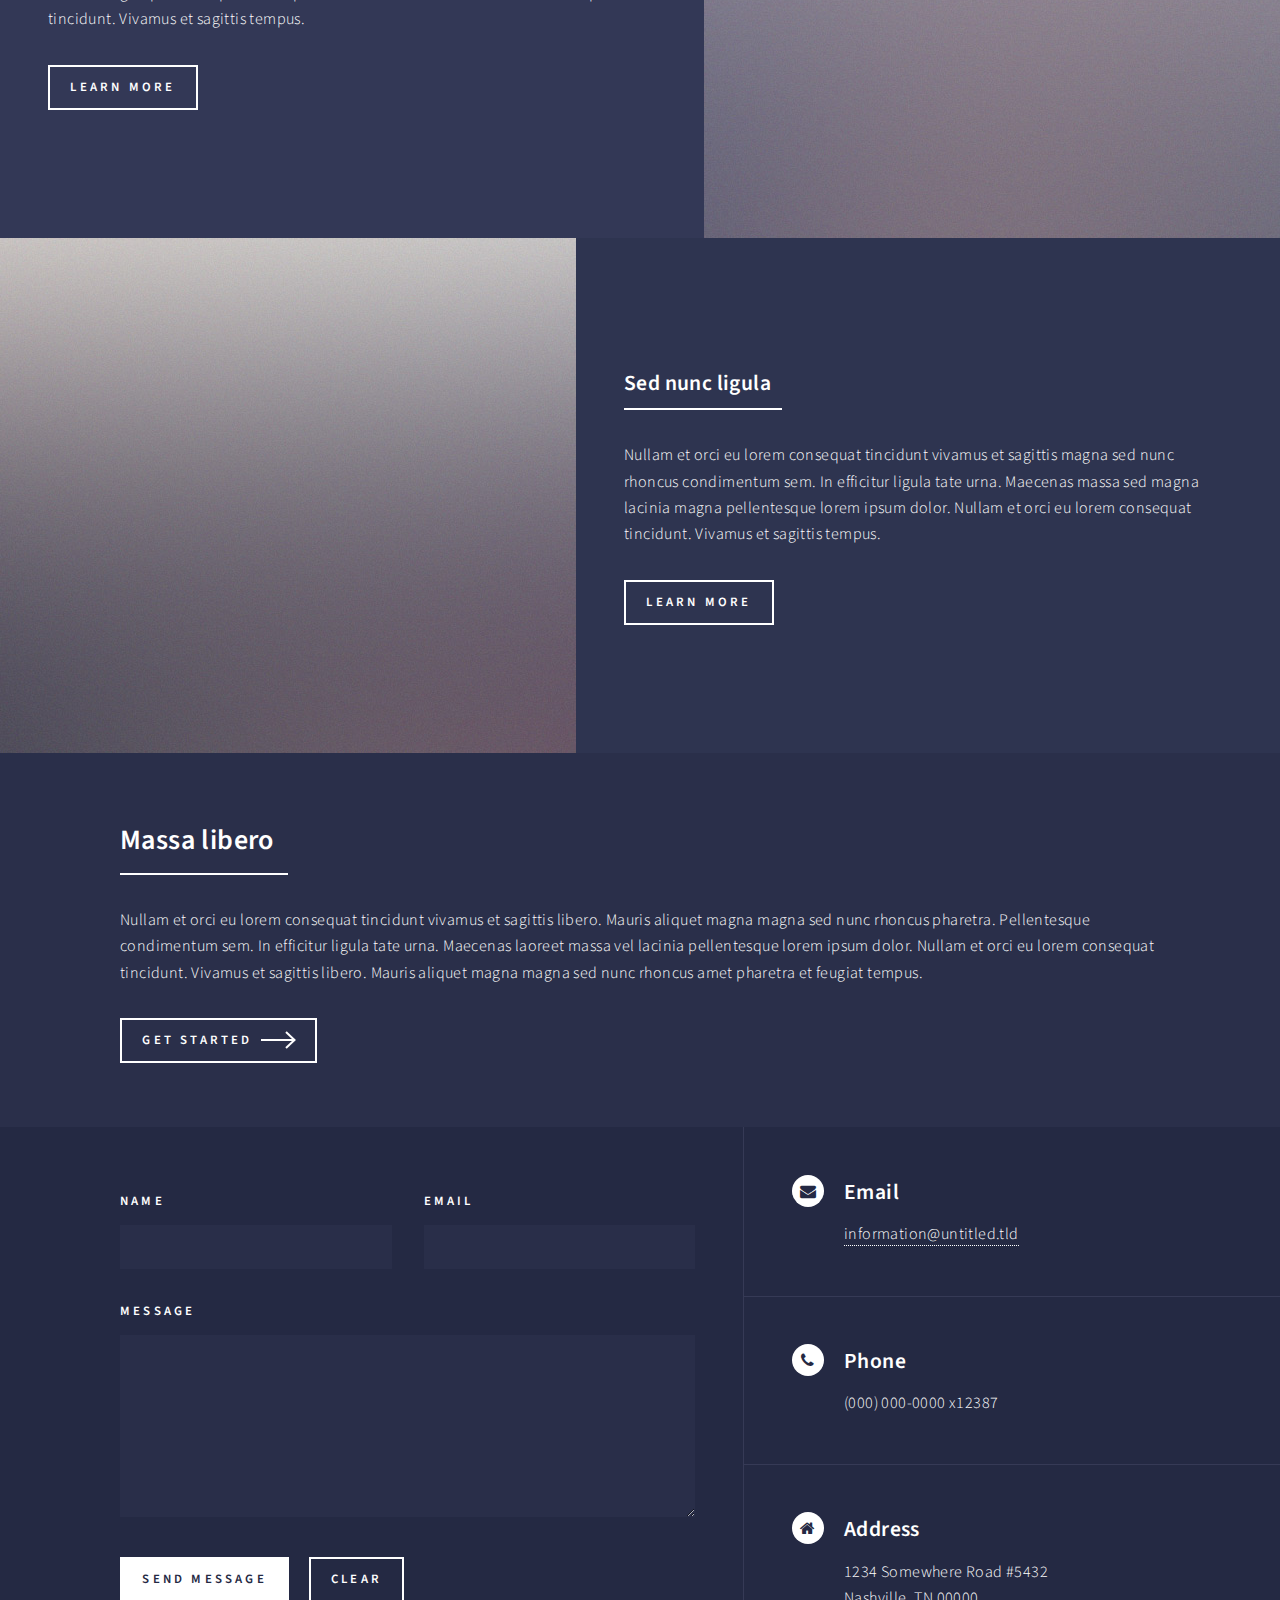
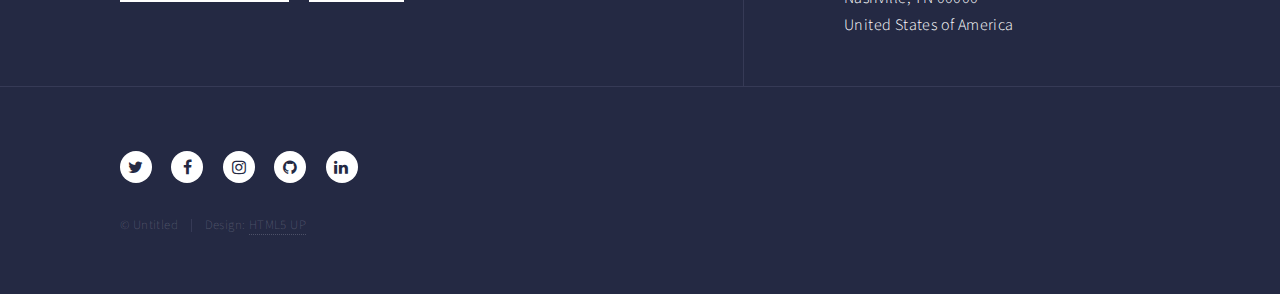
<file: HTML/landing.html>
<!DOCTYPE HTML>
<!--
        Forty by HTML5 UP
        html5up.net | @ajlkn
        Free for personal and commercial use under the CCA 3.0 license (html5up.net/license)
-->
<html>
    <head>
        <title>Landing - Forty by HTML5 UP</title>
        <meta charset="utf-8" />
        <meta name="viewport" content="width=device-width, initial-scale=1, user-scalable=no" />
        <!--[if lte IE 8]><script src="assets/js/ie/html5shiv.js"></script><![endif]-->
        <link rel="stylesheet" href="assets/css/main.css" />
        <!--[if lte IE 9]><link rel="stylesheet" href="assets/css/ie9.css" /><![endif]-->
        <!--[if lte IE 8]><link rel="stylesheet" href="assets/css/ie8.css" /><![endif]-->
    </head>
    <body>

                <!-- Wrapper -->
        <div id="wrapper">

            <!-- Header -->
            <header id="header" class="alt">
                <a href="index.html" class="logo"><strong>AMP</strong> <span>the Action Mapping Project</span></a>
                <nav>
                    <a href="#menu">Menu</a>
                </nav>
            </header>

            <!-- Menu -->
            <nav id="menu">
                <ul class="links">
                    <li><a href="index.html">Home</a></li>
                    <li><a href="generic.html">About AMP</a></li>
                    <li><a href="roadmap.html">The Work Plan</a></li>
                    <li><a href="team.html">Meet the Team</a></li>
                </ul>
                <ul class="actions vertical">
                    <li><a href="map.html" class="button special fit">View the Map</a></li>
                    <li><a href="uploadNew.html" class="button fit">Upload New Data</a></li>
                </ul>
            </nav>

            <!-- Banner -->
            <!-- Note: The "styleN" class below should match that of the header element. -->
            <section id="banner" class="style2">
                <div class="inner">
                    <span class="image">
                        <img src="images/pic07.jpg" alt="" />
                    </span>
                    <header class="major">
                        <h1>Landing</h1>
                    </header>
                    <div class="content">
                        <p>Lorem ipsum dolor sit amet nullam consequat<br />
                            sed veroeros. tempus adipiscing nulla.</p>
                    </div>
                </div>
            </section>

            <!-- Main -->
            <div id="main">

                <!-- One -->
                <section id="one">
                    <div class="inner">
                        <header class="major">
                            <h2>Sed amet aliquam</h2>
                        </header>
                        <p>Nullam et orci eu lorem consequat tincidunt vivamus et sagittis magna sed nunc rhoncus condimentum sem. In efficitur ligula tate urna. Maecenas massa vel lacinia pellentesque lorem ipsum dolor. Nullam et orci eu lorem consequat tincidunt. Vivamus et sagittis libero. Nullam et orci eu lorem consequat tincidunt vivamus et sagittis magna sed nunc rhoncus condimentum sem. In efficitur ligula tate urna.</p>
                    </div>
                </section>

                <!-- Two -->
                <section id="two" class="spotlights">
                    <section>
                        <a href="generic.html" class="image">
                            <img src="images/pic08.jpg" alt="" data-position="center center" />
                        </a>
                        <div class="content">
                            <div class="inner">
                                <header class="major">
                                    <h3>Orci maecenas</h3>
                                </header>
                                <p>Nullam et orci eu lorem consequat tincidunt vivamus et sagittis magna sed nunc rhoncus condimentum sem. In efficitur ligula tate urna. Maecenas massa sed magna lacinia magna pellentesque lorem ipsum dolor. Nullam et orci eu lorem consequat tincidunt. Vivamus et sagittis tempus.</p>
                                <ul class="actions">
                                    <li><a href="generic.html" class="button">Learn more</a></li>
                                </ul>
                            </div>
                        </div>
                    </section>
                    <section>
                        <a href="generic.html" class="image">
                            <img src="images/pic09.jpg" alt="" data-position="top center" />
                        </a>
                        <div class="content">
                            <div class="inner">
                                <header class="major">
                                    <h3>Rhoncus magna</h3>
                                </header>
                                <p>Nullam et orci eu lorem consequat tincidunt vivamus et sagittis magna sed nunc rhoncus condimentum sem. In efficitur ligula tate urna. Maecenas massa sed magna lacinia magna pellentesque lorem ipsum dolor. Nullam et orci eu lorem consequat tincidunt. Vivamus et sagittis tempus.</p>
                                <ul class="actions">
                                    <li><a href="generic.html" class="button">Learn more</a></li>
                                </ul>
                            </div>
                        </div>
                    </section>
                    <section>
                        <a href="generic.html" class="image">
                            <img src="images/pic10.jpg" alt="" data-position="25% 25%" />
                        </a>
                        <div class="content">
                            <div class="inner">
                                <header class="major">
                                    <h3>Sed nunc ligula</h3>
                                </header>
                                <p>Nullam et orci eu lorem consequat tincidunt vivamus et sagittis magna sed nunc rhoncus condimentum sem. In efficitur ligula tate urna. Maecenas massa sed magna lacinia magna pellentesque lorem ipsum dolor. Nullam et orci eu lorem consequat tincidunt. Vivamus et sagittis tempus.</p>
                                <ul class="actions">
                                    <li><a href="generic.html" class="button">Learn more</a></li>
                                </ul>
                            </div>
                        </div>
                    </section>
                </section>

                <!-- Three -->
                <section id="three">
                    <div class="inner">
                        <header class="major">
                            <h2>Massa libero</h2>
                        </header>
                        <p>Nullam et orci eu lorem consequat tincidunt vivamus et sagittis libero. Mauris aliquet magna magna sed nunc rhoncus pharetra. Pellentesque condimentum sem. In efficitur ligula tate urna. Maecenas laoreet massa vel lacinia pellentesque lorem ipsum dolor. Nullam et orci eu lorem consequat tincidunt. Vivamus et sagittis libero. Mauris aliquet magna magna sed nunc rhoncus amet pharetra et feugiat tempus.</p>
                        <ul class="actions">
                            <li><a href="generic.html" class="button next">Get Started</a></li>
                        </ul>
                    </div>
                </section>

            </div>

            <!-- Contact -->
            <section id="contact">
                <div class="inner">
                    <section>
                        <form method="post" action="#">
                            <div class="field half first">
                                <label for="name">Name</label>
                                <input type="text" name="name" id="name" />
                            </div>
                            <div class="field half">
                                <label for="email">Email</label>
                                <input type="text" name="email" id="email" />
                            </div>
                            <div class="field">
                                <label for="message">Message</label>
                                <textarea name="message" id="message" rows="6"></textarea>
                            </div>
                            <ul class="actions">
                                <li><input type="submit" value="Send Message" class="special" /></li>
                                <li><input type="reset" value="Clear" /></li>
                            </ul>
                        </form>
                    </section>
                    <section class="split">
                        <section>
                            <div class="contact-method">
                                <span class="icon alt fa-envelope"></span>
                                <h3>Email</h3>
                                <a href="#">information@untitled.tld</a>
                            </div>
                        </section>
                        <section>
                            <div class="contact-method">
                                <span class="icon alt fa-phone"></span>
                                <h3>Phone</h3>
                                <span>(000) 000-0000 x12387</span>
                            </div>
                        </section>
                        <section>
                            <div class="contact-method">
                                <span class="icon alt fa-home"></span>
                                <h3>Address</h3>
                                <span>1234 Somewhere Road #5432<br />
                                    Nashville, TN 00000<br />
                                    United States of America</span>
                            </div>
                        </section>
                    </section>
                </div>
            </section>

            <!-- Footer -->
            <footer id="footer">
                <div class="inner">
                    <ul class="icons">
                        <li><a href="#" class="icon alt fa-twitter"><span class="label">Twitter</span></a></li>
                        <li><a href="#" class="icon alt fa-facebook"><span class="label">Facebook</span></a></li>
                        <li><a href="#" class="icon alt fa-instagram"><span class="label">Instagram</span></a></li>
                        <li><a href="#" class="icon alt fa-github"><span class="label">GitHub</span></a></li>
                        <li><a href="#" class="icon alt fa-linkedin"><span class="label">LinkedIn</span></a></li>
                    </ul>
                    <ul class="copyright">
                        <li>&copy; Untitled</li><li>Design: <a href="https://html5up.net">HTML5 UP</a></li>
                    </ul>
                </div>
            </footer>

        </div>

        <!-- Scripts -->
        <script src="assets/js/jquery.min.js"></script>
        <script src="assets/js/jquery.scrolly.min.js"></script>
        <script src="assets/js/jquery.scrollex.min.js"></script>
        <script src="assets/js/skel.min.js"></script>
        <script src="assets/js/util.js"></script>
        <!--[if lte IE 8]><script src="assets/js/ie/respond.min.js"></script><![endif]-->
        <script src="assets/js/main.js"></script>

    </body>
</html>
</file>
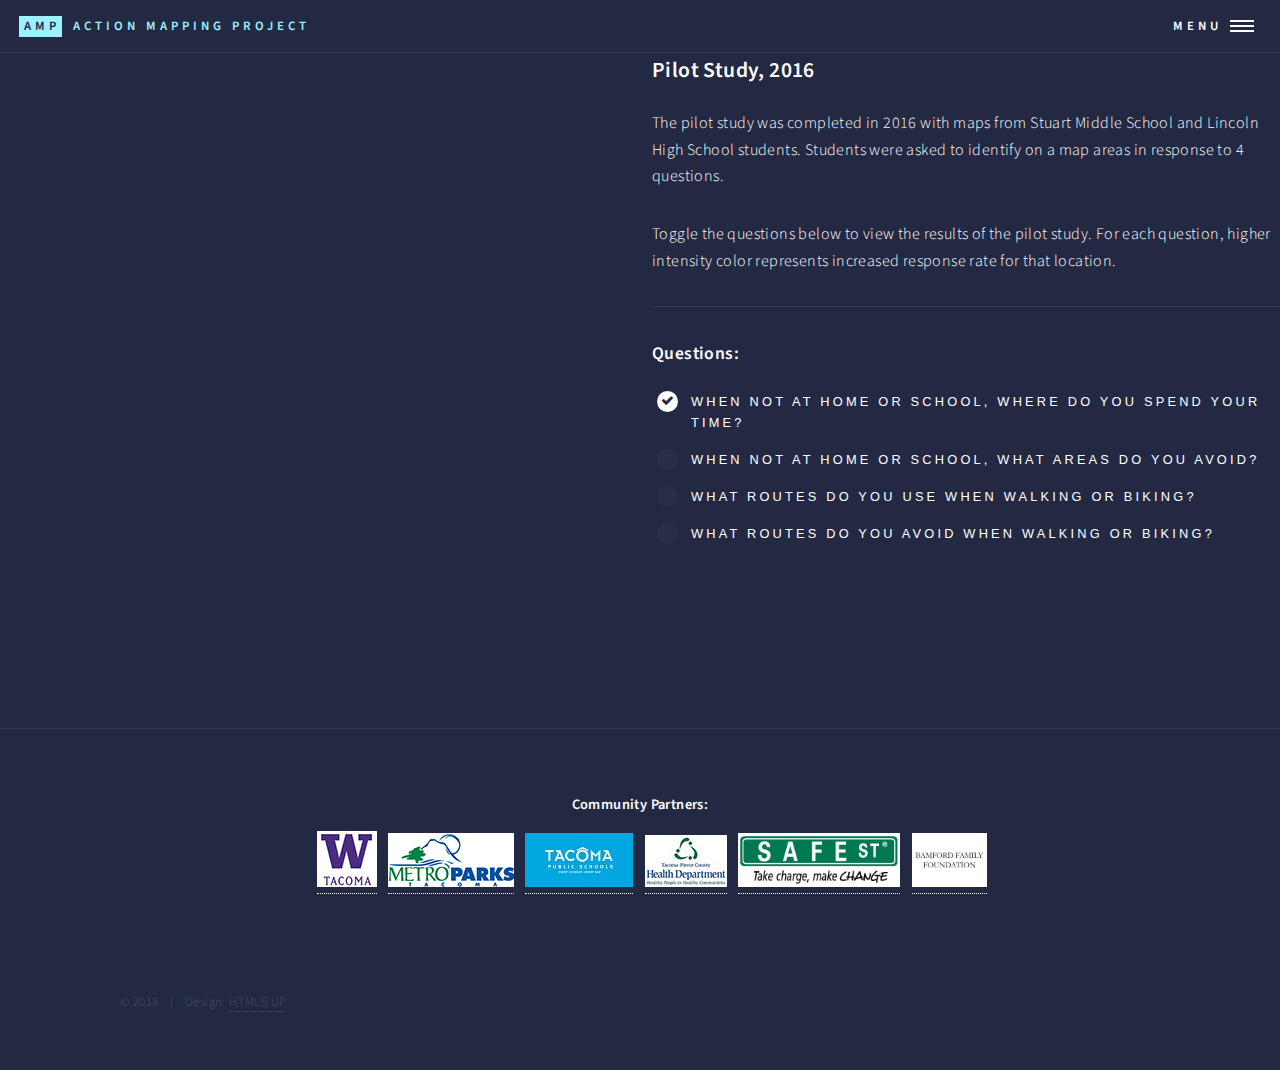
<file: HTML/map.html>
<!DOCTYPE HTML>
<!--
        Forty by HTML5 UP
        html5up.net | @ajlkn
        Free for personal and commercial use under the CCA 3.0 license (html5up.net/license)
-->
<html>
    <head>
        <title>The Map - AMP</title>
        <meta charset="utf-8" />
        <meta name="viewport" content="width=device-width, initial-scale=1, user-scalable=no" />
        <!--[if lte IE 8]><script src="assets/js/ie/html5shiv.js"></script><![endif]-->
        <link rel="stylesheet" href="assets/css/main.css" />
        <!--[if lte IE 9]><link rel="stylesheet" href="assets/css/ie9.css" /><![endif]-->
        <!--[if lte IE 8]><link rel="stylesheet" href="assets/css/ie8.css" /><![endif]-->
        <script src='https://api.tiles.mapbox.com/mapbox-gl-js/v0.46.0/mapbox-gl.js'></script>
        <link href='https://api.tiles.mapbox.com/mapbox-gl-js/v0.46.0/mapbox-gl.css' rel='stylesheet' />

    </head>
    <body>

        <!-- Wrapper -->
        <div id="wrapper">

            <!-- Header -->
            <!-- Header -->
            <header id="header" class="alt">
                <a href="index.html" class="logo"><strong>AMP</strong> <span>Action Mapping Project</span></a>
                <nav>
                    <a href="#menu">Menu</a>
                </nav>
            </header>

            <!-- Menu -->
            <nav id="menu">
                <ul class="links">
                    <li><a href="index.html">Home</a></li>
                    <li><a href="about.html">About AMP</a></li>
                    <li><a href="roadmap.html">The Work Plan</a></li>
                    <li><a href="team.html">Meet the Team</a></li>
                </ul>
                <ul class="actions vertical">
                    <li><a href="map.html" class="button special fit">View the Map</a></li>
                    <li><a href="uploadNew.html" class="button fit">Upload New Data</a></li>
                </ul>
            </nav>

            <!-- Main -->
            <div id="main" class="alt">
                <style>
                    #mapMenu {                      
                        padding: 5px;
                        font-family: 'Open Sans', sans-serif;
                    }
                </style>

                <div class="row">
                    <div class="6u 12u$(small)" id="map" style="height: 75vh;"></div>

                    <div class="6u$ 12u$(small)">
                        <h3>Pilot Study, 2016</h3>
                        <p>
                            The pilot study was completed in 2016 with maps from Stuart Middle School and Lincoln High School students. Students were asked to identify on a map areas in response to 4 questions.
                        </p>
                        <p>
                            Toggle the questions below to view the results of the pilot study. For each question, higher intensity color represents increased response rate for that location.
                        </p>
                        <hr>
                        <h4>Questions:</h4>
                        <div id="mapMenu">
                            <input id='QB_areas_use' type='radio' name='rtoggle' value='QB_areas_use' checked='checked'>
                            <label for='QB_areas_use'>When not at home or school, where do you spend your time?</label>
                            <input id='QF_areas_avoid' type='radio' name='rtoggle' value='QF_areas_avoid'>
                            <label for='QF_areas_avoid'>When not at home or school, what areas do you avoid?</label>
                            <input id='QD_routes_use' type='radio' name='rtoggle' value='QD_routes_use'>
                            <label for='QD_routes_use'>What routes do you use when walking or biking?</label>
                            <input id='QE_routes_avoid' type='radio' name='rtoggle' value='QE_routes_avoid'>
                            <label for='QE_routes_avoid'>What routes do you avoid when walking or biking?</label>
                        </div>
                    </div>
                </div>

                <script>
                    mapboxgl.accessToken = 'pk.eyJ1Ijoic2V0b20iLCJhIjoiY2o5NmN0dHB4MDNoaDJ3bWw1N2JvemlpaSJ9.McVFy9qwVkdrV_anNWv7jw';
                    var map = new mapboxgl.Map({
                        container: 'map',
                        style: 'mapbox://styles/setom/cjixem7oa1hr82rs0z0nr4wz4',
                        zoom: 12,
                        center: [-122.425692, 47.210000]
                    });
                    map.addControl(new mapboxgl.NavigationControl());

                    var layerList = document.getElementById('mapMenu');
                    var inputs = layerList.getElementsByTagName('input');

                    function toggleLayer(layer) {
                        var layerId = layer.target.id;
                        var layerVisibility = map.getLayoutProperty(layerId, 'visibility');
                        console.log(layerId);
                        console.log(map.getLayoutProperty(layerId, 'visibility'));
                        //if the selected layer is off
                        if (layerVisibility !== 'visible') {
                            //turn all the data layers off
                            map.setLayoutProperty('QB_areas_use', 'visibility', 'none');
                            map.setLayoutProperty('QD_routes_use', 'visibility', 'none');
                            map.setLayoutProperty('QE_routes_avoid', 'visibility', 'none');
                            map.setLayoutProperty('QF_areas_avoid', 'visibility', 'none');
                            //turn on the selected one
                            map.setLayoutProperty(layerId, 'visibility', 'visible');
                        }
                    }
                    for (var i = 0; i < inputs.length; i++) {
                        inputs[i].onclick = toggleLayer;
                    }
                </script>

            </div>
            <section>
                <div class="inner" style='text-align: center;'>
                    <h5>Community Partners: </h5>
                    <ul style="white-space: nowrap; list-style: none; display: inline;">
                        <li style="list-style: none; display: inline;">
                            <a href="http://www.tacoma.uw.edu/"><img src="images/uwt.jpg" alt=""/></a>
                        </li>
                        <li style="list-style: none; display: inline;">
                            <a href="https://www.metroparkstacoma.org/"><img src="images/metroparks.jpg" alt=""/></a>
                        </li>
                        <li style="list-style: none; display: inline;">
                            <a href="https://www.tacomaschools.org/"><img src="images/tps-banner.jpg" alt=""/></a>
                        </li>
                        <li style="list-style: none; display: inline;">
                            <a href="https://www.tpchd.org/"><img src="images/tacoma-piercehd.jpg" alt=""/></a>
                        </li>
                        <li style="list-style: none; display: inline;">
                            <a href="http://safest.org//"><img src="images/safestreetslogo.jpg" style="height: 54px;" alt=""/></a>
                        </li>
                        <li style="list-style: none; display: inline;">
                            <a href="http://www.bamfordfoundation.org/"><img src="images/bamford-family-fdn.jpg" style="height: 54px;" alt=""/></a>
                        </li>
                    </ul>
                </div>
            </section>

            <!-- Footer -->
            <footer id="footer">
                <div class="inner">
                    <ul class="copyright">
                        <li>&copy; 2018</li><li>Design: <a href="https://html5up.net">HTML5 UP</a></li>
                    </ul>
                </div>
            </footer>

        </div>

        <!-- Scripts -->
        <script src="assets/js/jquery.min.js"></script>
        <script src="assets/js/jquery.scrolly.min.js"></script>
        <script src="assets/js/jquery.scrollex.min.js"></script>
        <script src="assets/js/skel.min.js"></script>
        <script src="assets/js/util.js"></script>
        <!--[if lte IE 8]><script src="assets/js/ie/respond.min.js"></script><![endif]-->
        <script src="assets/js/main.js"></script>


    </body>
</html>
</file>
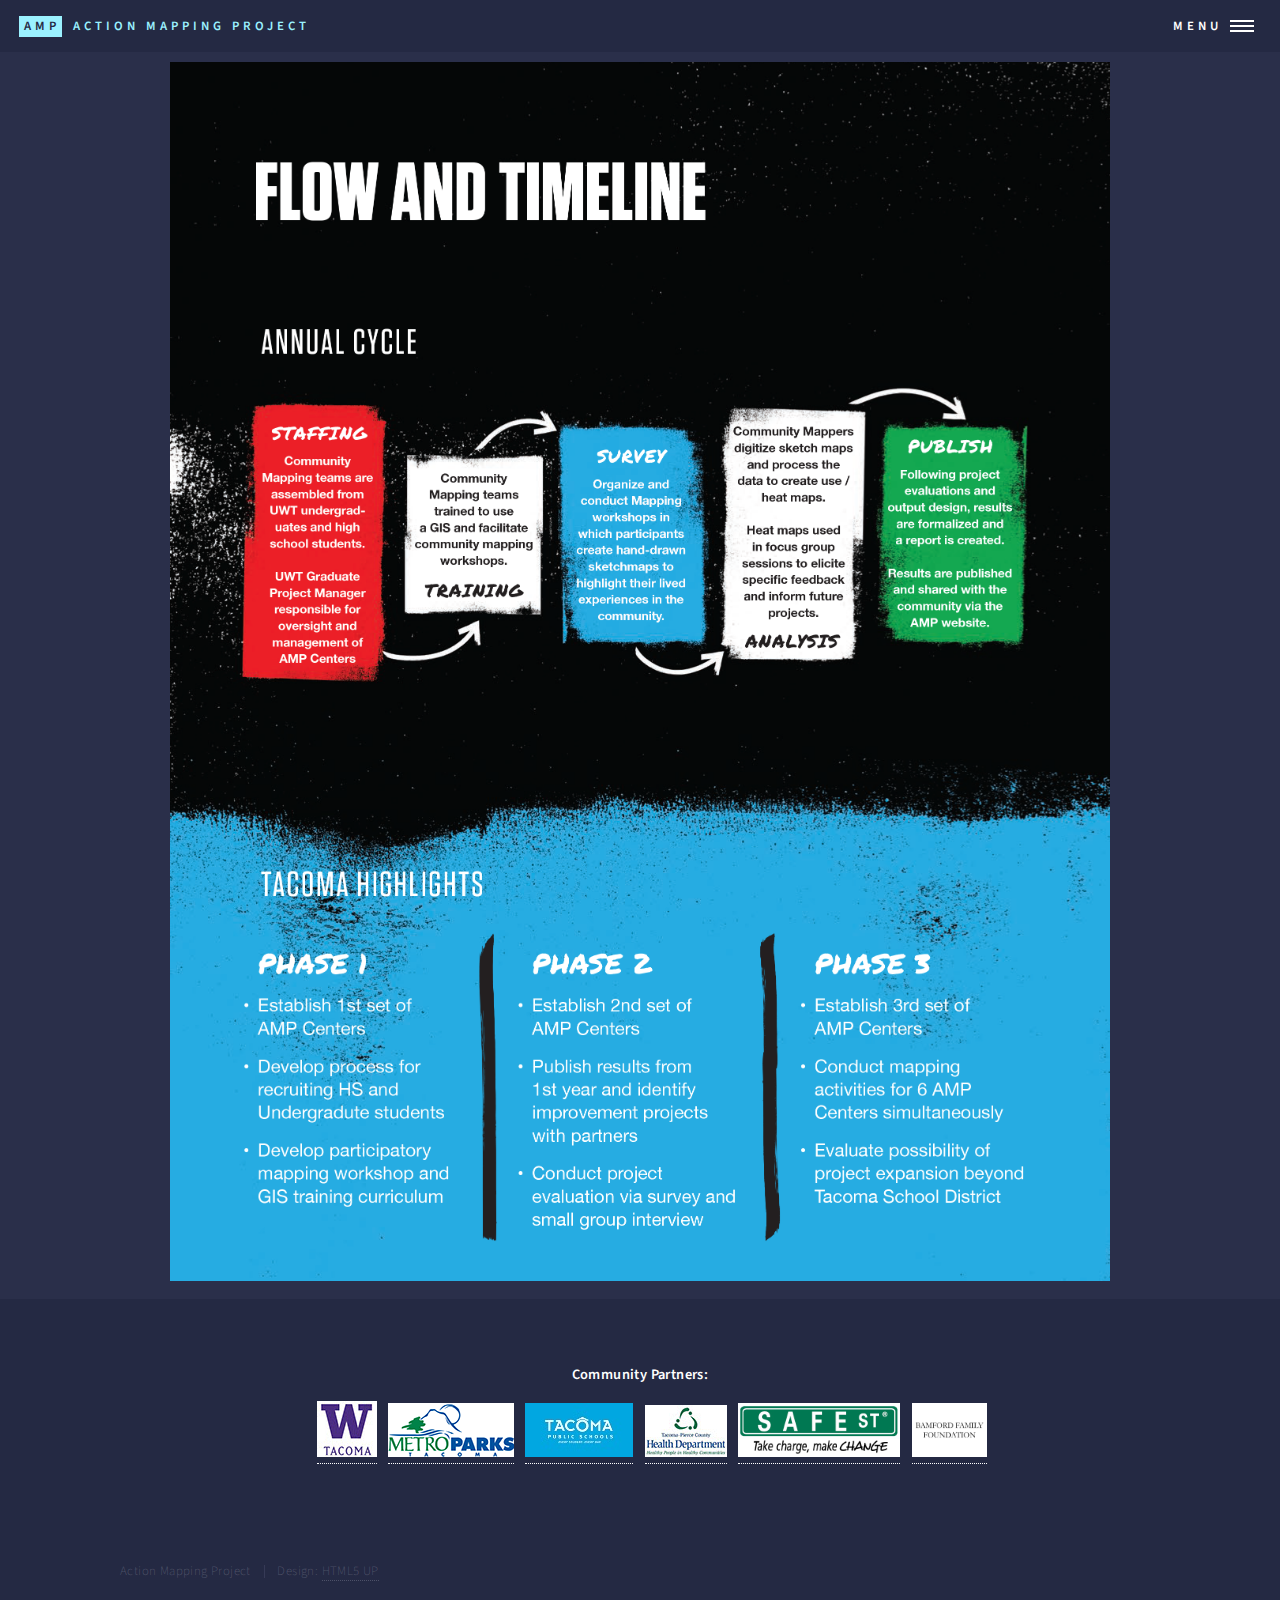
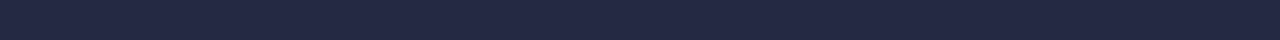
<file: HTML/roadmap.html>
<!DOCTYPE HTML>
<!--
        Forty by HTML5 UP
        html5up.net | @ajlkn
        Free for personal and commercial use under the CCA 3.0 license (html5up.net/license)
-->
<html>
    <head>
        <title>Roadmap - AMP</title>
        <meta charset="utf-8" />
        <meta name="viewport" content="width=device-width, initial-scale=1, user-scalable=no" />
        <!--[if lte IE 8]><script src="assets/js/ie/html5shiv.js"></script><![endif]-->
        <link rel="stylesheet" href="assets/css/main.css" />
        <!--[if lte IE 9]><link rel="stylesheet" href="assets/css/ie9.css" /><![endif]-->
        <!--[if lte IE 8]><link rel="stylesheet" href="assets/css/ie8.css" /><![endif]-->
    </head>
    <body>

        <!-- Wrapper -->
        <div id="wrapper">

            <!-- Header -->
            <header id="header" class="alt">
                <a href="index.html" class="logo"><strong>AMP</strong> <span>Action Mapping Project</span></a>
                <nav>
                    <a href="#menu">Menu</a>
                </nav>
            </header>

            <!-- Menu -->
            <nav id="menu">
                <ul class="links">
                    <li><a href="index.html">Home</a></li>
                    <li><a href="about.html">About AMP</a></li>
                    <li><a href="roadmap.html">The Work Plan</a></li>
                    <li><a href="team.html">Meet the Team</a></li>
                </ul>
                <ul class="actions vertical">
                    <li><a href="map.html" class="button special fit">View the Map</a></li>
                    <li><a href="uploadNew.html" class="button fit">Upload New Data</a></li>
                </ul>
            </nav>



            <!-- Main -->
            <div id="main" style="text-align: center">
                <img src="images/updated_images/roadmap_new.png" style=" padding: 10px; height: 75%; width: 75%" alt=""/>
                
            </div>

            <section>
                <div class="inner" style='text-align: center;'>
                    <h5>Community Partners: </h5>
                    <ul style="white-space: nowrap; list-style: none; display: inline;">
                        <li style="list-style: none; display: inline;">
                            <a href="http://www.tacoma.uw.edu/"><img src="images/uwt.jpg" alt=""/></a>
                        </li>
                        <li style="list-style: none; display: inline;">
                            <a href="https://www.metroparkstacoma.org/"><img src="images/metroparks.jpg" alt=""/></a>
                        </li>
                        <li style="list-style: none; display: inline;">
                            <a href="https://www.tacomaschools.org/"><img src="images/tps-banner.jpg" alt=""/></a>
                        </li>
                        <li style="list-style: none; display: inline;">
                            <a href="https://www.tpchd.org/"><img src="images/tacoma-piercehd.jpg" alt=""/></a>
                        </li>
                        <li style="list-style: none; display: inline;">
                            <a href="http://safest.org//"><img src="images/safestreetslogo.jpg" style="height: 54px;" alt=""/></a>
                        </li>
                        <li style="list-style: none; display: inline;">
                            <a href="http://www.bamfordfoundation.org/"><img src="images/bamford-family-fdn.jpg" style="height: 54px;" alt=""/></a>
                        </li>
                    </ul>
                </div>
            </section>
            <!-- Footer -->
            <footer id="footer">
                <div class="inner">
                    <!--
                        <ul class="icons">                                                           
                                <li><a href="#" class="icon alt fa-twitter"><span class="label">Twitter</span></a></li>
                                <li><a href="#" class="icon alt fa-facebook"><span class="label">Facebook</span></a></li>
                                <li><a href="#" class="icon alt fa-instagram"><span class="label">Instagram</span></a></li>
                                <li><a href="#" class="icon alt fa-github"><span class="label">GitHub</span></a></li>
                                <li><a href="#" class="icon alt fa-linkedin"><span class="label">LinkedIn</span></a></li>
                        </ul>
                    -->
                    <ul class="copyright">
                        <li>Action Mapping Project</li><li>Design: <a href="https://html5up.net">HTML5 UP</a></li>
                    </ul>
                </div>
            </footer>

        </div>

        <!-- Scripts -->
        <script src="assets/js/jquery.min.js"></script>
        <script src="assets/js/jquery.scrolly.min.js"></script>
        <script src="assets/js/jquery.scrollex.min.js"></script>
        <script src="assets/js/skel.min.js"></script>
        <script src="assets/js/util.js"></script>
        <!--[if lte IE 8]><script src="assets/js/ie/respond.min.js"></script><![endif]-->
        <script src="assets/js/main.js"></script>

    </body>
</html>
</file>
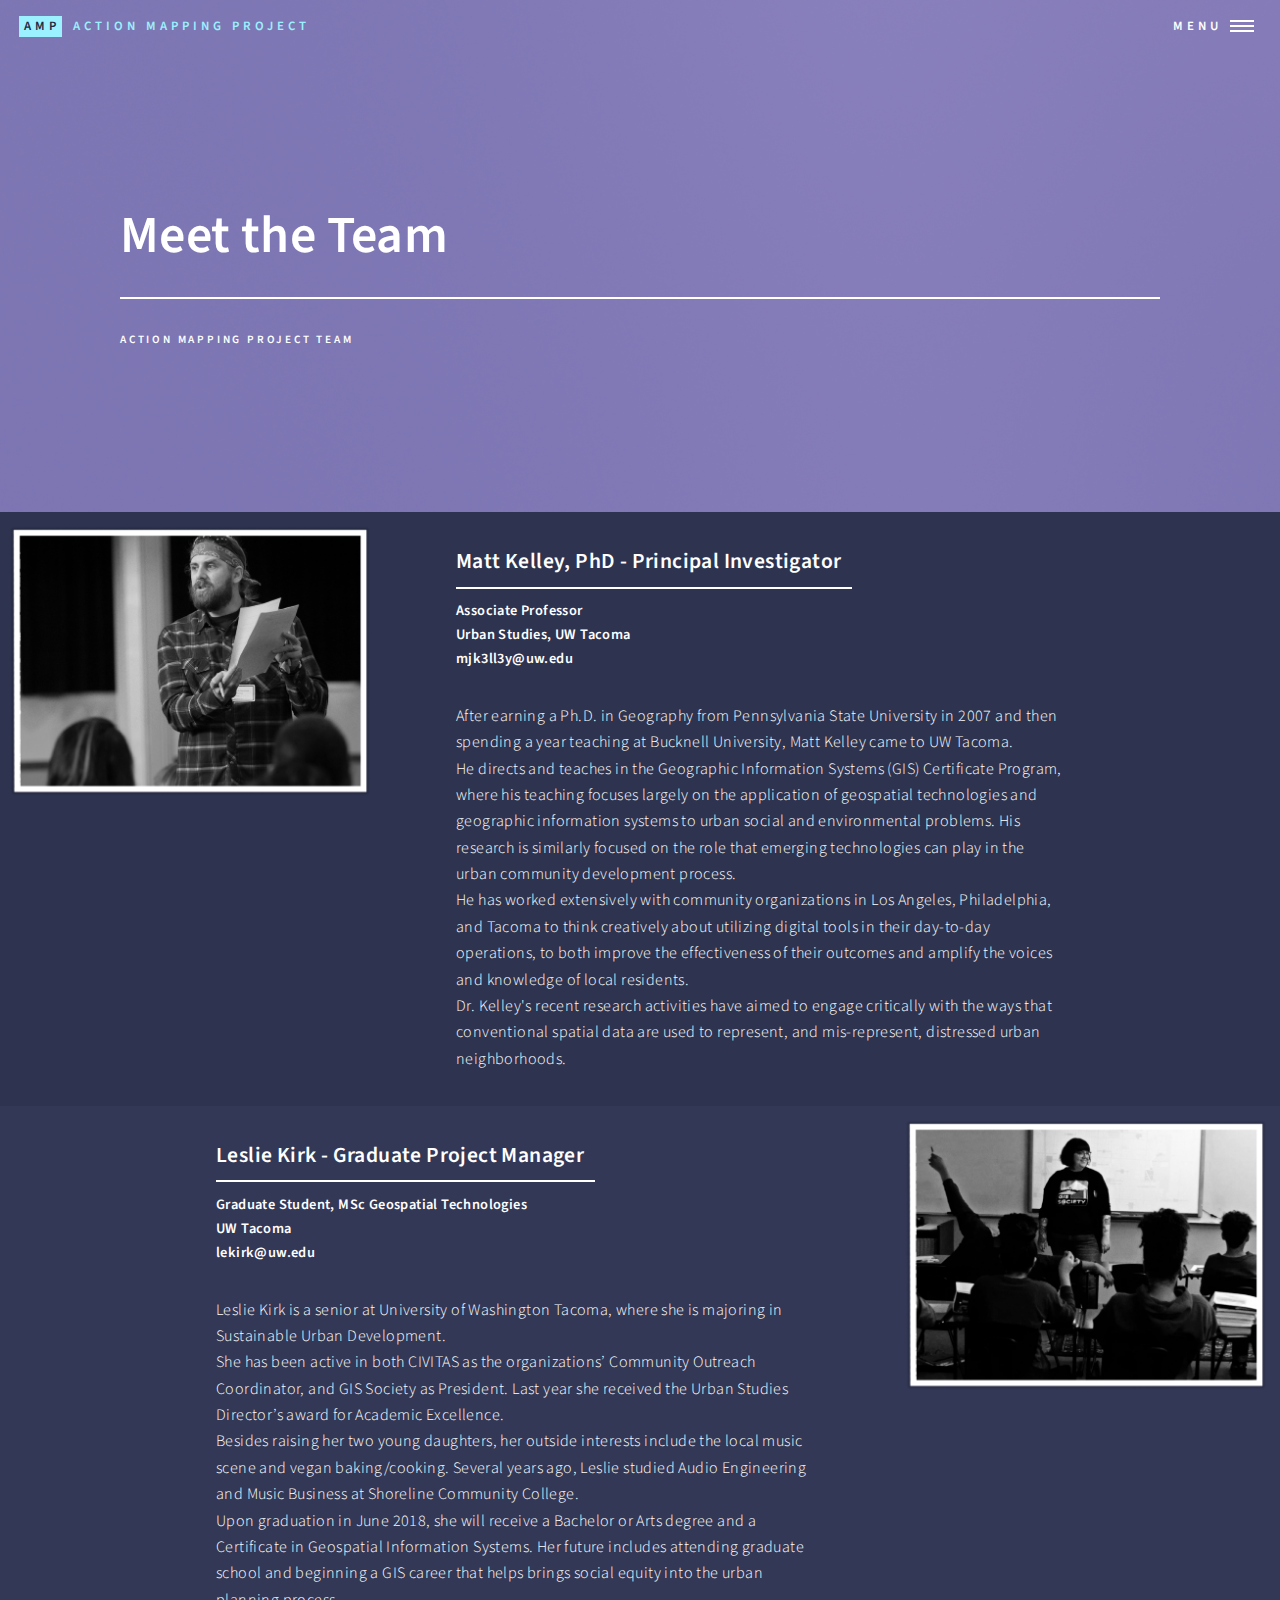
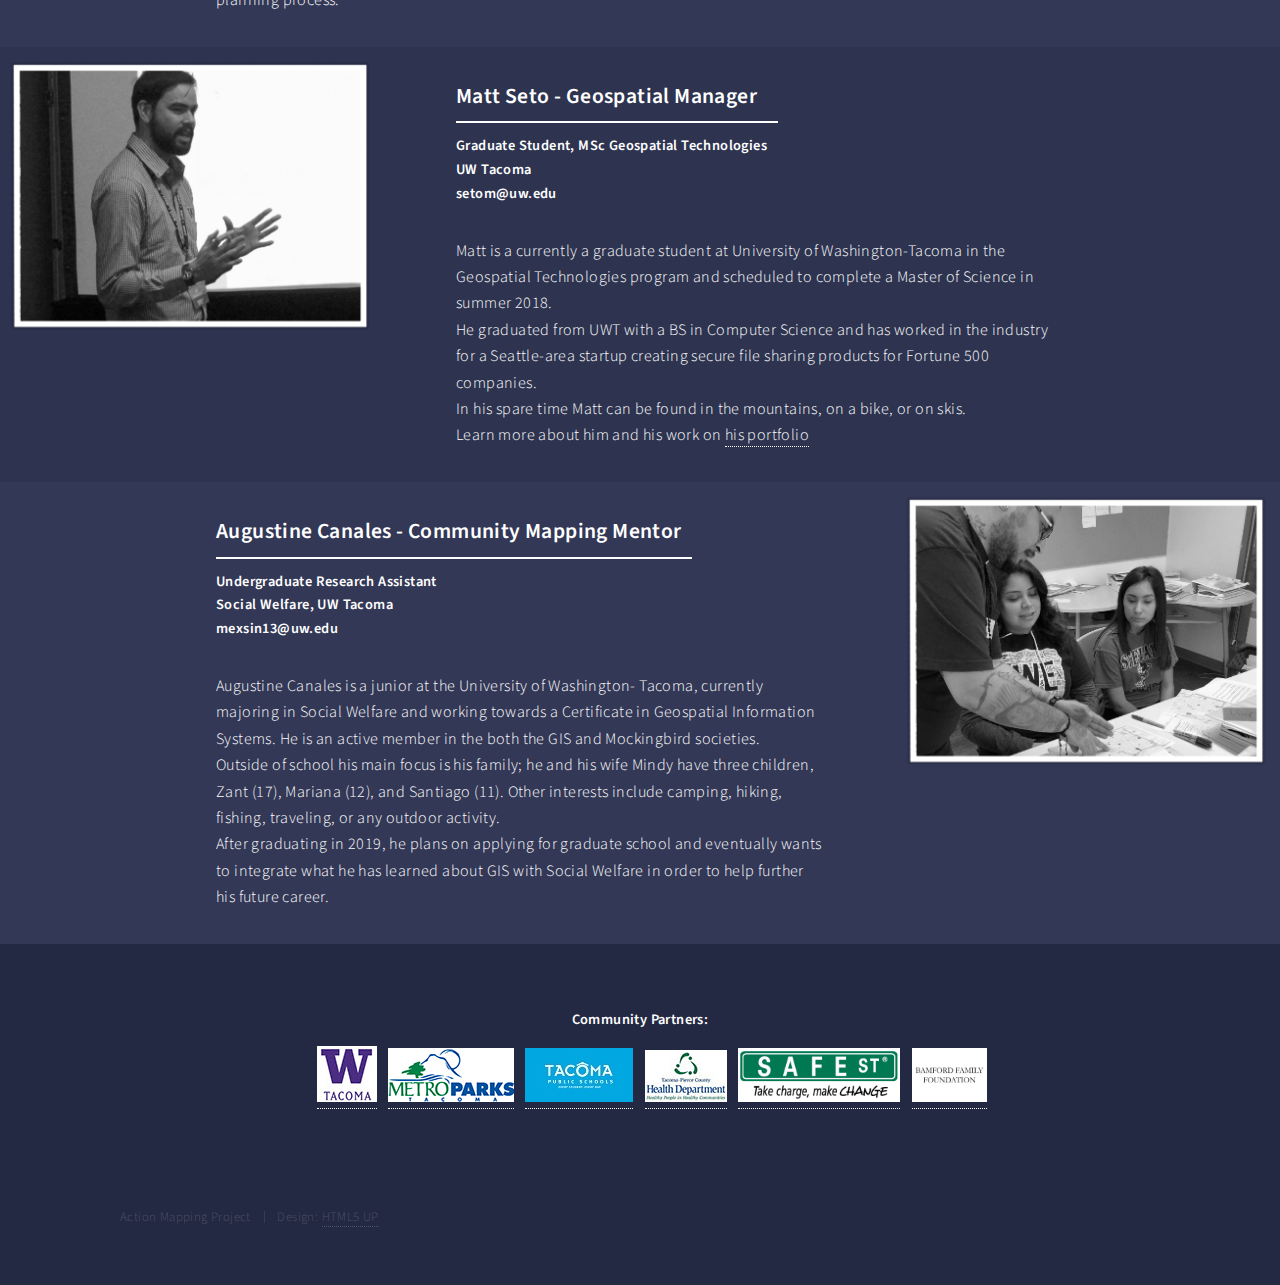
<file: HTML/team.html>
<!DOCTYPE HTML>
<!--
        Forty by HTML5 UP
        html5up.net | @ajlkn
        Free for personal and commercial use under the CCA 3.0 license (html5up.net/license)
-->
<html>
    <head>
        <title>Meet the Team - AMP</title>
        <meta charset="utf-8" />
        <meta name="viewport" content="width=device-width, initial-scale=1, user-scalable=no" />
        <!--[if lte IE 8]><script src="assets/js/ie/html5shiv.js"></script><![endif]-->
        <link rel="stylesheet" href="assets/css/main.css" />
        <!--[if lte IE 9]><link rel="stylesheet" href="assets/css/ie9.css" /><![endif]-->
        <!--[if lte IE 8]><link rel="stylesheet" href="assets/css/ie8.css" /><![endif]-->
    </head>
    <body>

        <!-- Wrapper -->
        <div id="wrapper">

            <!-- Header -->
            <header id="header" class="alt">
                <a href="index.html" class="logo"><strong>AMP</strong> <span>Action Mapping Project</span></a>
                <nav>
                    <a href="#menu">Menu</a>
                </nav>
            </header>

            <!-- Menu -->
            <nav id="menu">
                <ul class="links">
                    <li><a href="index.html">Home</a></li>
                    <li><a href="about.html">About AMP</a></li>
                    <li><a href="roadmap.html">The Work Plan</a></li>
                    <li><a href="team.html">Meet the Team</a></li>
                </ul>
                <ul class="actions vertical">
                    <li><a href="map.html" class="button special fit">View the Map</a></li>
                    <li><a href="uploadNew.html" class="button fit">Upload New Data</a></li>
                </ul>
            </nav>
            <!-- Banner -->
            <!-- Note: The "styleN" class below should match that of the header element. -->
            <section id="banner" class="style2">
                <div class="inner">
                    <span class="image">
                        <img src="images/pic07.jpg" alt="" />
                    </span>
                    <header class="major">
                        <h1>Meet the Team</h1>
                    </header>
                    <div class="content">
                        <p>Action Mapping Project Team</p>
                    </div>
                </div>
            </section>

            <!-- Main -->
            <div id="main">

                <!-- Two -->
                <section id="two" class="spotlights">
                    <section>
                        <a href="images/updated_images/mKelley_new.png" class="image left">
                            <img src="images/updated_images/mKelley_new.png" alt="" data-position="center center" />
                        </a>
                        <div class="content">
                            <div class="inner">
                                <header class="major">
                                    <h3>Matt Kelley, PhD - Principal Investigator</h3>
                                    <h5>Associate Professor<br>Urban Studies, UW Tacoma<br>mjk3ll3y@uw.edu</h5>
                                </header>
                                <p>
                                    After earning a Ph.D. in Geography from Pennsylvania State University in 2007 and then spending a year teaching at Bucknell University, Matt Kelley came to UW Tacoma.<br>
                                    He directs and teaches in the Geographic Information Systems (GIS) Certificate Program, where his teaching focuses largely on the application of geospatial technologies and geographic information systems to urban social and environmental problems. His research is similarly focused on the role that emerging technologies can play in the urban community development process.<br>
                                    He has worked extensively with community organizations in Los Angeles, Philadelphia, and Tacoma to think creatively about utilizing digital tools in their day-to-day operations, to both improve the effectiveness of their outcomes and amplify the voices and knowledge of local residents.<br>
                                    Dr. Kelley's recent research activities have aimed to engage critically with the ways that conventional spatial data are used to represent, and mis-represent, distressed urban neighborhoods.
                                </p>
                            </div>
                        </div>
                    </section>
                    <section>
                        <a href="images/updated_images/lKirk_new.png" class="image right">
                            <img src="images/updated_images/lKirk_new.png" alt="" data-position="center center" />
                        </a>
                        <div class="content">
                            <div class="inner">
                                <header class="major">
                                    <h3>Leslie Kirk - Graduate Project Manager</h3>
                                     <h5>Graduate Student, MSc Geospatial Technologies<br>UW Tacoma<br>lekirk@uw.edu</h5>
                                </header>
                                <p>
                                    Leslie Kirk is a senior at University of Washington Tacoma, where she is majoring in Sustainable Urban Development.<br>
                                    She has been active in both CIVITAS as the organizations’ Community Outreach Coordinator, and GIS Society as President. Last year she received the Urban Studies Director’s award for Academic Excellence.<br>
                                    Besides raising her two young daughters, her outside interests include the local music scene and vegan baking/cooking. Several years ago, Leslie studied Audio Engineering and Music Business at Shoreline Community College.<br>
                                    Upon graduation in June 2018, she will receive a Bachelor or Arts degree and a Certificate in Geospatial Information Systems.  Her future includes attending graduate school and beginning a GIS career that helps brings social equity into the urban planning process.
                                </p>
                            </div>
                        </div>
                    </section>
                    <section>
                        <a href="images/updated_images/mSeto_new.png" class="image left">
                            <img src="images/updated_images/mSeto_new.png" alt="" data-position="center center" />
                        </a>
                        <div class="content">
                            <div class="inner">
                                <header class="major">
                                    <h3>Matt Seto - Geospatial Manager</h3>
                                    <h5>Graduate Student, MSc Geospatial Technologies<br>UW Tacoma<br>setom@uw.edu</h5>
                                </header>
                                <p>
                                    Matt is a currently a graduate student at University of Washington-Tacoma in the Geospatial Technologies program and scheduled to complete a Master of Science in summer 2018.<br>
                                    He graduated from UWT with a BS in Computer Science and has worked in the industry for a Seattle-area startup creating secure file sharing products for Fortune 500 companies.<br>
                                    In his spare time Matt can be found in the mountains, on a bike, or on skis.<br>
                                    Learn more about him and his work on <a href="setom.github.io">his portfolio</a>
                                </p>
                            </div>
                        </div>
                    </section>
                    <section>
                        <a href="images/updated_images/aCanales_new.png" class="image right">
                            <img src="images/updated_images/aCanales_new.png" alt="" data-position="center center" />
                        </a>
                        <div class="content">
                            <div class="inner">
                                <header class="major">
                                    <h3>Augustine Canales - Community Mapping Mentor</h3>
                                    <h5>Undergraduate Research Assistant<br>Social Welfare, UW Tacoma <br>mexsin13@uw.edu</h5>
                                </header>
                                <p>
                                    Augustine Canales is a junior at the University of Washington- Tacoma, currently majoring in Social Welfare and working towards a Certificate in Geospatial Information Systems. He is an active member in the both the GIS and Mockingbird societies.<br>
                                    Outside of school his main focus is his family; he and his wife Mindy have three children, Zant (17), Mariana (12), and Santiago (11). Other interests include camping, hiking, fishing, traveling, or any outdoor activity.<br>
                                    After graduating in  2019, he plans on applying for graduate school and eventually wants to integrate what he has learned about GIS with Social Welfare in order to help further his future career.
                                </p>
                            </div>
                        </div>
                    </section>
                </section>

            </div>

            <section>
                <div class="inner" style='text-align: center;'>
                    <h5>Community Partners: </h5>
                    <ul style="white-space: nowrap; list-style: none; display: inline;">
                        <li style="list-style: none; display: inline;">
                            <a href="http://www.tacoma.uw.edu/"><img src="images/uwt.jpg" alt=""/></a>
                        </li>
                        <li style="list-style: none; display: inline;">
                            <a href="https://www.metroparkstacoma.org/"><img src="images/metroparks.jpg" alt=""/></a>
                        </li>
                        <li style="list-style: none; display: inline;">
                            <a href="https://www.tacomaschools.org/"><img src="images/tps-banner.jpg" alt=""/></a>
                        </li>
                        <li style="list-style: none; display: inline;">
                            <a href="https://www.tpchd.org/"><img src="images/tacoma-piercehd.jpg" alt=""/></a>
                        </li>
                        <li style="list-style: none; display: inline;">
                            <a href="http://safest.org//"><img src="images/safestreetslogo.jpg" style="height: 54px;" alt=""/></a>
                        </li>
                        <li style="list-style: none; display: inline;">
                            <a href="http://www.bamfordfoundation.org/"><img src="images/bamford-family-fdn.jpg" style="height: 54px;" alt=""/></a>
                        </li>
                    </ul>
                </div>
            </section>

            <!-- Footer -->
            <footer id="footer">
                <div class="inner">
                    <!--
                        <ul class="icons">                                                           
                                <li><a href="#" class="icon alt fa-twitter"><span class="label">Twitter</span></a></li>
                                <li><a href="#" class="icon alt fa-facebook"><span class="label">Facebook</span></a></li>
                                <li><a href="#" class="icon alt fa-instagram"><span class="label">Instagram</span></a></li>
                                <li><a href="#" class="icon alt fa-github"><span class="label">GitHub</span></a></li>
                                <li><a href="#" class="icon alt fa-linkedin"><span class="label">LinkedIn</span></a></li>
                        </ul>
                    -->
                    <ul class="copyright">
                        <li>Action Mapping Project</li><li>Design: <a href="https://html5up.net">HTML5 UP</a></li>
                    </ul>
                </div>
            </footer>

        </div>


        <!-- Scripts -->
        <script src="assets/js/jquery.min.js"></script>
        <script src="assets/js/jquery.scrolly.min.js"></script>
        <script src="assets/js/jquery.scrollex.min.js"></script>
        <script src="assets/js/skel.min.js"></script>
        <script src="assets/js/util.js"></script>
        <!--[if lte IE 8]><script src="assets/js/ie/respond.min.js"></script><![endif]-->
        <script src="assets/js/main.js"></script>

    </body>
</html>
</file>
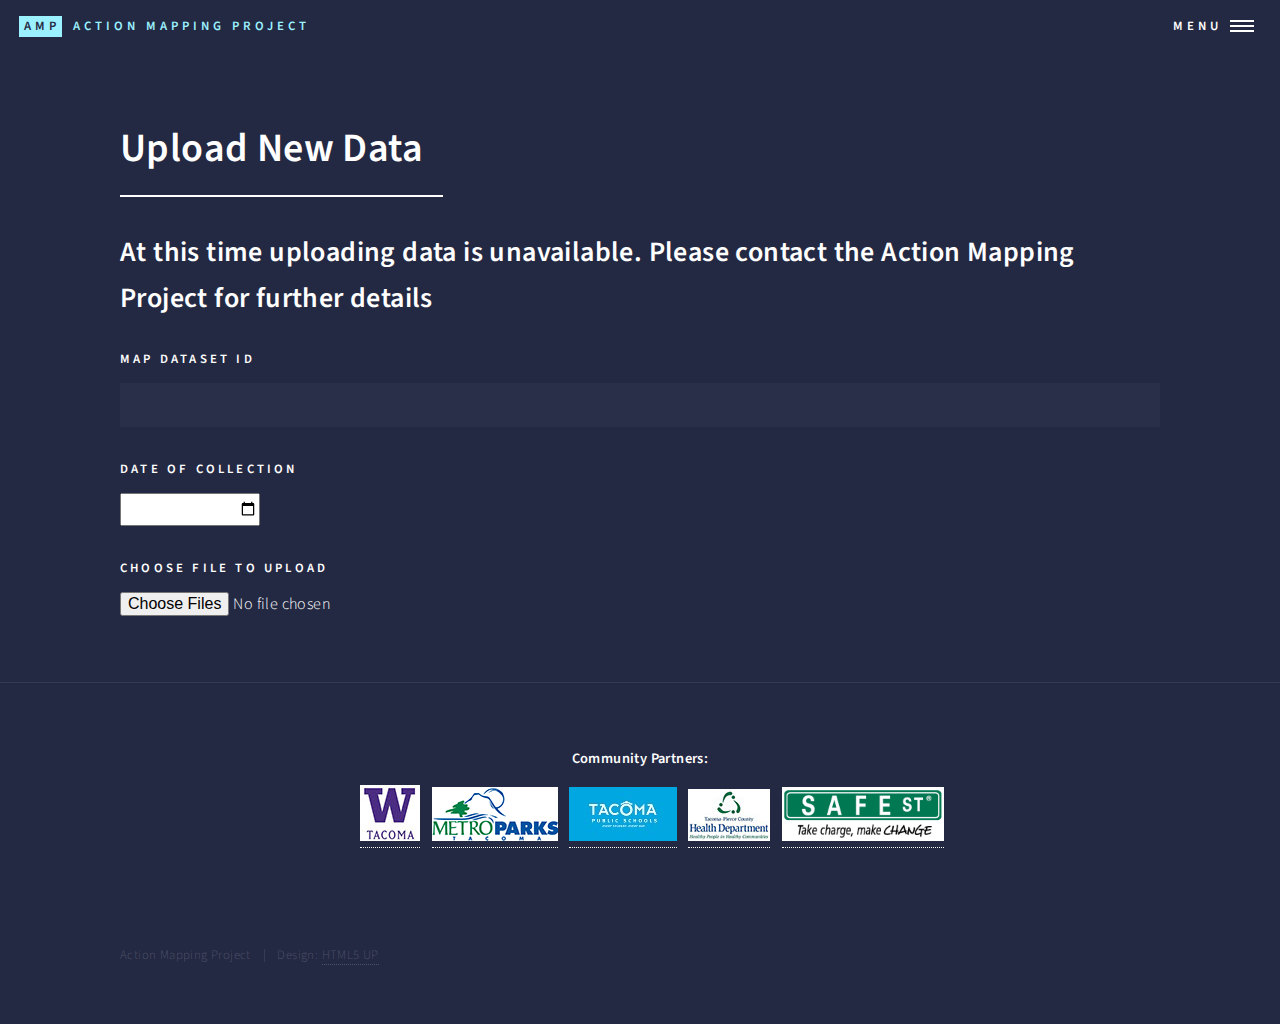
<file: HTML/uploadNew.html>
<!DOCTYPE HTML>
<!--
        Forty by HTML5 UP
        html5up.net | @ajlkn
        Free for personal and commercial use under the CCA 3.0 license (html5up.net/license)
-->
<html>
    <head>
        <title>Upload - AMP</title>
        <meta charset="utf-8" />
        <meta name="viewport" content="width=device-width, initial-scale=1, user-scalable=no" />
        <!--[if lte IE 8]><script src="assets/js/ie/html5shiv.js"></script><![endif]-->
        <link rel="stylesheet" href="assets/css/main.css" />
        <!--[if lte IE 9]><link rel="stylesheet" href="assets/css/ie9.css" /><![endif]-->
        <!--[if lte IE 8]><link rel="stylesheet" href="assets/css/ie8.css" /><![endif]-->
    </head>
    <body>

        <!-- Wrapper -->
        <div id="wrapper">

            <!-- Header -->
            <header id="header" class="alt">
                <a href="index.html" class="logo"><strong>AMP</strong> <span>Action Mapping Project</span></a>
                <nav>
                    <a href="#menu">Menu</a>
                </nav>
            </header>

            <!-- Menu -->
            <nav id="menu">
                <ul class="links">
                    <li><a href="index.html">Home</a></li>
                    <li><a href="about.html">About AMP</a></li>
                    <li><a href="roadmap.html">The Work Plan</a></li>
                    <li><a href="team.html">Meet the Team</a></li>
                </ul>
                <ul class="actions vertical">
                    <li><a href="map.html" class="button special fit">View the Map</a></li>
                    <li><a href="uploadNew.html" class="button fit">Upload New Data</a></li>
                </ul>
            </nav>

            <!-- Main -->
            <div id="main" class="alt">

                <!-- One -->
                <section id="one">
                    <div class="inner">
                        <header class="major">
                            <h1>Upload New Data</h1>
                        </header>
                        <h2>At this time uploading data is unavailable. Please contact the Action Mapping Project for further details</h2>
                        <form method="post" action="#">
                            <div class="field">
                                <label for="dataset">Map Dataset ID</label>
                                <input type="text" name="dataset" id="dataset" required/>
                            </div>
                            <div class="field">
                                <label for="date">Date of Collection</label>
                                <input name="date" type="date" id="date" required/>
                            </div>
                            <div class="field">
                                <label for="file">Choose file to upload</label>
                                <input type="file" id="file" name="file" multiple required>
                            </div>
                            <!-- Commented out button
                            <ul class="actions">
                                <li><input type="submit" value="Upload"/></li>
                            </ul>
                            -->
                        </form>                        
                    </div>
                </section>

            </div>

            <section>
                <div class="inner" style='text-align: center;'>
                    <h5>Community Partners: </h5>
                    <ul style="white-space: nowrap; list-style: none; display: inline;">
                        <li style="list-style: none; display: inline;">
                            <a href="http://www.tacoma.uw.edu/"><img src="images/uwt.jpg" alt=""/></a>
                        </li>
                        <li style="list-style: none; display: inline;">
                            <a href="https://www.metroparkstacoma.org/"><img src="images/metroparks.jpg" alt=""/></a>
                        </li>
                        <li style="list-style: none; display: inline;">
                            <a href="https://www.tacomaschools.org/"><img src="images/tps-banner.jpg" alt=""/></a>
                        </li>
                        <li style="list-style: none; display: inline;">
                            <a href="https://www.tpchd.org/"><img src="images/tacoma-piercehd.jpg" alt=""/></a>
                        </li>
                        <li style="list-style: none; display: inline;">
                            <a href="http://safest.org//"><img src="images/safestreetslogo.jpg" style="height: 54px;" alt=""/></a>
                        </li>
                    </ul>
                </div>
            </section>

            <!-- Footer -->
            <footer id="footer">
                <div class="inner">
                    <!--
                        <ul class="icons">                                                           
                                <li><a href="#" class="icon alt fa-twitter"><span class="label">Twitter</span></a></li>
                                <li><a href="#" class="icon alt fa-facebook"><span class="label">Facebook</span></a></li>
                                <li><a href="#" class="icon alt fa-instagram"><span class="label">Instagram</span></a></li>
                                <li><a href="#" class="icon alt fa-github"><span class="label">GitHub</span></a></li>
                                <li><a href="#" class="icon alt fa-linkedin"><span class="label">LinkedIn</span></a></li>
                        </ul>
                    -->
                    <ul class="copyright">
                        <li>Action Mapping Project</li><li>Design: <a href="https://html5up.net">HTML5 UP</a></li>
                    </ul>
                </div>
            </footer>

        </div>

        <!-- Scripts -->
        <script src="assets/js/jquery.min.js"></script>
        <script src="assets/js/jquery.scrolly.min.js"></script>
        <script src="assets/js/jquery.scrollex.min.js"></script>
        <script src="assets/js/skel.min.js"></script>
        <script src="assets/js/util.js"></script>
        <!--[if lte IE 8]><script src="assets/js/ie/respond.min.js"></script><![endif]-->
        <script src="assets/js/main.js"></script>

    </body>
</html>
</file>
<file: node_modules/redeyed/examples/browser/index.css>
.code {
  width: 500px;
  height: 500px;
  display: block;
}

.config {
  width: 500px;
  height: 400px;
  display: block;
}

.go {
  display: block;
  float: right;
  font-size: 18px;
}

.result {
  width: 500px;
  height: 1000px;
  display: block;
}

.edit {
  float: left;
}

.results {
  float: left;
}
</file>
<file: HTML/assets/css/ie9.css>
/*
	Forty by HTML5 UP
	html5up.net | @ajlkn
	Free for personal and commercial use under the CCA 3.0 license (html5up.net/license)
*/

/* Spotlights */

	.spotlights > section:after {
		content: '';
		display: block;
		clear: both;
	}

	.spotlights > section > .image {
		float: left;
	}

	.spotlights > section > .content {
		float: left;
	}

/* Tiles */

	.tiles:after {
		content: '';
		display: block;
		clear: both;
	}

	.tiles article {
		padding: 8em 4em 6em 4em ;
		float: left;
		height: auto;
		max-height: none;
		min-height: 0;
	}

/* Header */

	#header .logo {
		position: absolute;
		top: 0;
		left: 0;
	}

	#header nav {
		position: absolute;
		top: 0;
		right: 0;
	}

/* Banner */

	#banner {
		padding: 7em 0 4em 0 ;
		background-attachment: scroll;
		height: auto;
		max-height: none;
		min-height: 0;
	}

		#banner > .inner .content {
			display: block;
		}

			#banner > .inner .content > * {
				margin-left: 0;
				margin: 0 0 2em 0;
			}

		#banner.major {
			height: auto;
			max-height: none;
			min-height: 0;
		}

/* Contact */

	#contact:after {
		content: '';
		display: block;
		clear: both;
	}

	#contact > .inner > * {
		float: left;
	}

/* Menu */

	#menu .inner {
		margin: 0 auto;
	}
</file>
<file: HTML/assets/css/ie8.css>
/*
	Forty by HTML5 UP
	html5up.net | @ajlkn
	Free for personal and commercial use under the CCA 3.0 license (html5up.net/license)
*/

/* Button */

	.button {
		border: solid 2px !important;
	}

		.button.next {
			padding-right: 1.75em;
		}

			.button.next:before, .button.next:after {
				display: none;
			}

/* Tiles */

	.tiles article {
		width: 50%;
		-ms-behavior: url("assets/js/ie/backgroundsize.min.htc");
		background-size: cover;
	}

/* Banner */

	#banner {
		-ms-behavior: url("assets/js/ie/backgroundsize.min.htc");
	}

		#banner:after {
			display: none;
		}

/* Menu */

	#menu {
		background: #242943;
	}
</file>
<file: HTML/assets/css/main.css>
@import url(font-awesome.min.css);
@import url("https://fonts.googleapis.com/css?family=Source+Sans+Pro:300,300italic,600,600italic");

/*
	Forty by HTML5 UP
	html5up.net | @ajlkn
	Free for personal and commercial use under the CCA 3.0 license (html5up.net/license)
*/

/* Reset */

	html, body, div, span, applet, object, iframe, h1, h2, h3, h4, h5, h6, p, blockquote, pre, a, abbr, acronym, address, big, cite, code, del, dfn, em, img, ins, kbd, q, s, samp, small, strike, strong, sub, sup, tt, var, b, u, i, center, dl, dt, dd, ol, ul, li, fieldset, form, label, legend, table, caption, tbody, tfoot, thead, tr, th, td, article, aside, canvas, details, embed, figure, figcaption, footer, header, hgroup, menu, nav, output, ruby, section, summary, time, mark, audio, video {
		margin: 0;
		padding: 0;
		border: 0;
		font-size: 100%;
		font: inherit;
		vertical-align: baseline;
	}

	article, aside, details, figcaption, figure, footer, header, hgroup, menu, nav, section {
		display: block;
	}

	body {
		line-height: 1;
	}

	ol, ul {
		list-style: none;
	}

	blockquote, q {
		quotes: none;
	}

	blockquote:before, blockquote:after, q:before, q:after {
		content: '';
		content: none;
	}

	table {
		border-collapse: collapse;
		border-spacing: 0;
	}

	body {
		-webkit-text-size-adjust: none;
	}

/* Box Model */

	*, *:before, *:after {
		-moz-box-sizing: border-box;
		-webkit-box-sizing: border-box;
		box-sizing: border-box;
	}

/* Grid */

	.row {
		border-bottom: solid 1px transparent;
		-moz-box-sizing: border-box;
		-webkit-box-sizing: border-box;
		box-sizing: border-box;
	}

	.row > * {
		float: left;
		-moz-box-sizing: border-box;
		-webkit-box-sizing: border-box;
		box-sizing: border-box;
	}

	.row:after, .row:before {
		content: '';
		display: block;
		clear: both;
		height: 0;
	}

	.row.uniform > * > :first-child {
		margin-top: 0;
	}

	.row.uniform > * > :last-child {
		margin-bottom: 0;
	}

	.row.\30 \25 > * {
		padding: 0 0 0 0em;
	}

	.row.\30 \25 {
		margin: 0 0 -1px 0em;
	}

	.row.uniform.\30 \25 > * {
		padding: 0em 0 0 0em;
	}

	.row.uniform.\30 \25 {
		margin: 0em 0 -1px 0em;
	}

	.row > * {
		padding: 0 0 0 2em;
	}

	.row {
		margin: 0 0 -1px -2em;
	}

	.row.uniform > * {
		padding: 2em 0 0 2em;
	}

	.row.uniform {
		margin: -2em 0 -1px -2em;
	}

	.row.\32 00\25 > * {
		padding: 0 0 0 4em;
	}

	.row.\32 00\25 {
		margin: 0 0 -1px -4em;
	}

	.row.uniform.\32 00\25 > * {
		padding: 4em 0 0 4em;
	}

	.row.uniform.\32 00\25 {
		margin: -4em 0 -1px -4em;
	}

	.row.\31 50\25 > * {
		padding: 0 0 0 3em;
	}

	.row.\31 50\25 {
		margin: 0 0 -1px -3em;
	}

	.row.uniform.\31 50\25 > * {
		padding: 3em 0 0 3em;
	}

	.row.uniform.\31 50\25 {
		margin: -3em 0 -1px -3em;
	}

	.row.\35 0\25 > * {
		padding: 0 0 0 1em;
	}

	.row.\35 0\25 {
		margin: 0 0 -1px -1em;
	}

	.row.uniform.\35 0\25 > * {
		padding: 1em 0 0 1em;
	}

	.row.uniform.\35 0\25 {
		margin: -1em 0 -1px -1em;
	}

	.row.\32 5\25 > * {
		padding: 0 0 0 0.5em;
	}

	.row.\32 5\25 {
		margin: 0 0 -1px -0.5em;
	}

	.row.uniform.\32 5\25 > * {
		padding: 0.5em 0 0 0.5em;
	}

	.row.uniform.\32 5\25 {
		margin: -0.5em 0 -1px -0.5em;
	}

	.\31 2u, .\31 2u\24 {
		width: 100%;
		clear: none;
		margin-left: 0;
	}

	.\31 1u, .\31 1u\24 {
		width: 91.6666666667%;
		clear: none;
		margin-left: 0;
	}

	.\31 0u, .\31 0u\24 {
		width: 83.3333333333%;
		clear: none;
		margin-left: 0;
	}

	.\39 u, .\39 u\24 {
		width: 75%;
		clear: none;
		margin-left: 0;
	}

	.\38 u, .\38 u\24 {
		width: 66.6666666667%;
		clear: none;
		margin-left: 0;
	}

	.\37 u, .\37 u\24 {
		width: 58.3333333333%;
		clear: none;
		margin-left: 0;
	}

	.\36 u, .\36 u\24 {
		width: 50%;
		clear: none;
		margin-left: 0;
	}

	.\35 u, .\35 u\24 {
		width: 41.6666666667%;
		clear: none;
		margin-left: 0;
	}

	.\34 u, .\34 u\24 {
		width: 33.3333333333%;
		clear: none;
		margin-left: 0;
	}

	.\33 u, .\33 u\24 {
		width: 25%;
		clear: none;
		margin-left: 0;
	}

	.\32 u, .\32 u\24 {
		width: 16.6666666667%;
		clear: none;
		margin-left: 0;
	}

	.\31 u, .\31 u\24 {
		width: 8.3333333333%;
		clear: none;
		margin-left: 0;
	}

	.\31 2u\24 + *,
	.\31 1u\24 + *,
	.\31 0u\24 + *,
	.\39 u\24 + *,
	.\38 u\24 + *,
	.\37 u\24 + *,
	.\36 u\24 + *,
	.\35 u\24 + *,
	.\34 u\24 + *,
	.\33 u\24 + *,
	.\32 u\24 + *,
	.\31 u\24 + * {
		clear: left;
	}

	.\-11u {
		margin-left: 91.66667%;
	}

	.\-10u {
		margin-left: 83.33333%;
	}

	.\-9u {
		margin-left: 75%;
	}

	.\-8u {
		margin-left: 66.66667%;
	}

	.\-7u {
		margin-left: 58.33333%;
	}

	.\-6u {
		margin-left: 50%;
	}

	.\-5u {
		margin-left: 41.66667%;
	}

	.\-4u {
		margin-left: 33.33333%;
	}

	.\-3u {
		margin-left: 25%;
	}

	.\-2u {
		margin-left: 16.66667%;
	}

	.\-1u {
		margin-left: 8.33333%;
	}

	@media screen and (max-width: 1680px) {

		.row > * {
			padding: 0 0 0 2em;
		}

		.row {
			margin: 0 0 -1px -2em;
		}

		.row.uniform > * {
			padding: 2em 0 0 2em;
		}

		.row.uniform {
			margin: -2em 0 -1px -2em;
		}

		.row.\32 00\25 > * {
			padding: 0 0 0 4em;
		}

		.row.\32 00\25 {
			margin: 0 0 -1px -4em;
		}

		.row.uniform.\32 00\25 > * {
			padding: 4em 0 0 4em;
		}

		.row.uniform.\32 00\25 {
			margin: -4em 0 -1px -4em;
		}

		.row.\31 50\25 > * {
			padding: 0 0 0 3em;
		}

		.row.\31 50\25 {
			margin: 0 0 -1px -3em;
		}

		.row.uniform.\31 50\25 > * {
			padding: 3em 0 0 3em;
		}

		.row.uniform.\31 50\25 {
			margin: -3em 0 -1px -3em;
		}

		.row.\35 0\25 > * {
			padding: 0 0 0 1em;
		}

		.row.\35 0\25 {
			margin: 0 0 -1px -1em;
		}

		.row.uniform.\35 0\25 > * {
			padding: 1em 0 0 1em;
		}

		.row.uniform.\35 0\25 {
			margin: -1em 0 -1px -1em;
		}

		.row.\32 5\25 > * {
			padding: 0 0 0 0.5em;
		}

		.row.\32 5\25 {
			margin: 0 0 -1px -0.5em;
		}

		.row.uniform.\32 5\25 > * {
			padding: 0.5em 0 0 0.5em;
		}

		.row.uniform.\32 5\25 {
			margin: -0.5em 0 -1px -0.5em;
		}

		.\31 2u\28xlarge\29, .\31 2u\24\28xlarge\29 {
			width: 100%;
			clear: none;
			margin-left: 0;
		}

		.\31 1u\28xlarge\29, .\31 1u\24\28xlarge\29 {
			width: 91.6666666667%;
			clear: none;
			margin-left: 0;
		}

		.\31 0u\28xlarge\29, .\31 0u\24\28xlarge\29 {
			width: 83.3333333333%;
			clear: none;
			margin-left: 0;
		}

		.\39 u\28xlarge\29, .\39 u\24\28xlarge\29 {
			width: 75%;
			clear: none;
			margin-left: 0;
		}

		.\38 u\28xlarge\29, .\38 u\24\28xlarge\29 {
			width: 66.6666666667%;
			clear: none;
			margin-left: 0;
		}

		.\37 u\28xlarge\29, .\37 u\24\28xlarge\29 {
			width: 58.3333333333%;
			clear: none;
			margin-left: 0;
		}

		.\36 u\28xlarge\29, .\36 u\24\28xlarge\29 {
			width: 50%;
			clear: none;
			margin-left: 0;
		}

		.\35 u\28xlarge\29, .\35 u\24\28xlarge\29 {
			width: 41.6666666667%;
			clear: none;
			margin-left: 0;
		}

		.\34 u\28xlarge\29, .\34 u\24\28xlarge\29 {
			width: 33.3333333333%;
			clear: none;
			margin-left: 0;
		}

		.\33 u\28xlarge\29, .\33 u\24\28xlarge\29 {
			width: 25%;
			clear: none;
			margin-left: 0;
		}

		.\32 u\28xlarge\29, .\32 u\24\28xlarge\29 {
			width: 16.6666666667%;
			clear: none;
			margin-left: 0;
		}

		.\31 u\28xlarge\29, .\31 u\24\28xlarge\29 {
			width: 8.3333333333%;
			clear: none;
			margin-left: 0;
		}

		.\31 2u\24\28xlarge\29 + *,
		.\31 1u\24\28xlarge\29 + *,
		.\31 0u\24\28xlarge\29 + *,
		.\39 u\24\28xlarge\29 + *,
		.\38 u\24\28xlarge\29 + *,
		.\37 u\24\28xlarge\29 + *,
		.\36 u\24\28xlarge\29 + *,
		.\35 u\24\28xlarge\29 + *,
		.\34 u\24\28xlarge\29 + *,
		.\33 u\24\28xlarge\29 + *,
		.\32 u\24\28xlarge\29 + *,
		.\31 u\24\28xlarge\29 + * {
			clear: left;
		}

		.\-11u\28xlarge\29 {
			margin-left: 91.66667%;
		}

		.\-10u\28xlarge\29 {
			margin-left: 83.33333%;
		}

		.\-9u\28xlarge\29 {
			margin-left: 75%;
		}

		.\-8u\28xlarge\29 {
			margin-left: 66.66667%;
		}

		.\-7u\28xlarge\29 {
			margin-left: 58.33333%;
		}

		.\-6u\28xlarge\29 {
			margin-left: 50%;
		}

		.\-5u\28xlarge\29 {
			margin-left: 41.66667%;
		}

		.\-4u\28xlarge\29 {
			margin-left: 33.33333%;
		}

		.\-3u\28xlarge\29 {
			margin-left: 25%;
		}

		.\-2u\28xlarge\29 {
			margin-left: 16.66667%;
		}

		.\-1u\28xlarge\29 {
			margin-left: 8.33333%;
		}

	}

	@media screen and (max-width: 1280px) {

		.row > * {
			padding: 0 0 0 1.5em;
		}

		.row {
			margin: 0 0 -1px -1.5em;
		}

		.row.uniform > * {
			padding: 1.5em 0 0 1.5em;
		}

		.row.uniform {
			margin: -1.5em 0 -1px -1.5em;
		}

		.row.\32 00\25 > * {
			padding: 0 0 0 3em;
		}

		.row.\32 00\25 {
			margin: 0 0 -1px -3em;
		}

		.row.uniform.\32 00\25 > * {
			padding: 3em 0 0 3em;
		}

		.row.uniform.\32 00\25 {
			margin: -3em 0 -1px -3em;
		}

		.row.\31 50\25 > * {
			padding: 0 0 0 2.25em;
		}

		.row.\31 50\25 {
			margin: 0 0 -1px -2.25em;
		}

		.row.uniform.\31 50\25 > * {
			padding: 2.25em 0 0 2.25em;
		}

		.row.uniform.\31 50\25 {
			margin: -2.25em 0 -1px -2.25em;
		}

		.row.\35 0\25 > * {
			padding: 0 0 0 0.75em;
		}

		.row.\35 0\25 {
			margin: 0 0 -1px -0.75em;
		}

		.row.uniform.\35 0\25 > * {
			padding: 0.75em 0 0 0.75em;
		}

		.row.uniform.\35 0\25 {
			margin: -0.75em 0 -1px -0.75em;
		}

		.row.\32 5\25 > * {
			padding: 0 0 0 0.375em;
		}

		.row.\32 5\25 {
			margin: 0 0 -1px -0.375em;
		}

		.row.uniform.\32 5\25 > * {
			padding: 0.375em 0 0 0.375em;
		}

		.row.uniform.\32 5\25 {
			margin: -0.375em 0 -1px -0.375em;
		}

		.\31 2u\28large\29, .\31 2u\24\28large\29 {
			width: 100%;
			clear: none;
			margin-left: 0;
		}

		.\31 1u\28large\29, .\31 1u\24\28large\29 {
			width: 91.6666666667%;
			clear: none;
			margin-left: 0;
		}

		.\31 0u\28large\29, .\31 0u\24\28large\29 {
			width: 83.3333333333%;
			clear: none;
			margin-left: 0;
		}

		.\39 u\28large\29, .\39 u\24\28large\29 {
			width: 75%;
			clear: none;
			margin-left: 0;
		}

		.\38 u\28large\29, .\38 u\24\28large\29 {
			width: 66.6666666667%;
			clear: none;
			margin-left: 0;
		}

		.\37 u\28large\29, .\37 u\24\28large\29 {
			width: 58.3333333333%;
			clear: none;
			margin-left: 0;
		}

		.\36 u\28large\29, .\36 u\24\28large\29 {
			width: 50%;
			clear: none;
			margin-left: 0;
		}

		.\35 u\28large\29, .\35 u\24\28large\29 {
			width: 41.6666666667%;
			clear: none;
			margin-left: 0;
		}

		.\34 u\28large\29, .\34 u\24\28large\29 {
			width: 33.3333333333%;
			clear: none;
			margin-left: 0;
		}

		.\33 u\28large\29, .\33 u\24\28large\29 {
			width: 25%;
			clear: none;
			margin-left: 0;
		}

		.\32 u\28large\29, .\32 u\24\28large\29 {
			width: 16.6666666667%;
			clear: none;
			margin-left: 0;
		}

		.\31 u\28large\29, .\31 u\24\28large\29 {
			width: 8.3333333333%;
			clear: none;
			margin-left: 0;
		}

		.\31 2u\24\28large\29 + *,
		.\31 1u\24\28large\29 + *,
		.\31 0u\24\28large\29 + *,
		.\39 u\24\28large\29 + *,
		.\38 u\24\28large\29 + *,
		.\37 u\24\28large\29 + *,
		.\36 u\24\28large\29 + *,
		.\35 u\24\28large\29 + *,
		.\34 u\24\28large\29 + *,
		.\33 u\24\28large\29 + *,
		.\32 u\24\28large\29 + *,
		.\31 u\24\28large\29 + * {
			clear: left;
		}

		.\-11u\28large\29 {
			margin-left: 91.66667%;
		}

		.\-10u\28large\29 {
			margin-left: 83.33333%;
		}

		.\-9u\28large\29 {
			margin-left: 75%;
		}

		.\-8u\28large\29 {
			margin-left: 66.66667%;
		}

		.\-7u\28large\29 {
			margin-left: 58.33333%;
		}

		.\-6u\28large\29 {
			margin-left: 50%;
		}

		.\-5u\28large\29 {
			margin-left: 41.66667%;
		}

		.\-4u\28large\29 {
			margin-left: 33.33333%;
		}

		.\-3u\28large\29 {
			margin-left: 25%;
		}

		.\-2u\28large\29 {
			margin-left: 16.66667%;
		}

		.\-1u\28large\29 {
			margin-left: 8.33333%;
		}

	}

	@media screen and (max-width: 980px) {

		.row > * {
			padding: 0 0 0 1.5em;
		}

		.row {
			margin: 0 0 -1px -1.5em;
		}

		.row.uniform > * {
			padding: 1.5em 0 0 1.5em;
		}

		.row.uniform {
			margin: -1.5em 0 -1px -1.5em;
		}

		.row.\32 00\25 > * {
			padding: 0 0 0 3em;
		}

		.row.\32 00\25 {
			margin: 0 0 -1px -3em;
		}

		.row.uniform.\32 00\25 > * {
			padding: 3em 0 0 3em;
		}

		.row.uniform.\32 00\25 {
			margin: -3em 0 -1px -3em;
		}

		.row.\31 50\25 > * {
			padding: 0 0 0 2.25em;
		}

		.row.\31 50\25 {
			margin: 0 0 -1px -2.25em;
		}

		.row.uniform.\31 50\25 > * {
			padding: 2.25em 0 0 2.25em;
		}

		.row.uniform.\31 50\25 {
			margin: -2.25em 0 -1px -2.25em;
		}

		.row.\35 0\25 > * {
			padding: 0 0 0 0.75em;
		}

		.row.\35 0\25 {
			margin: 0 0 -1px -0.75em;
		}

		.row.uniform.\35 0\25 > * {
			padding: 0.75em 0 0 0.75em;
		}

		.row.uniform.\35 0\25 {
			margin: -0.75em 0 -1px -0.75em;
		}

		.row.\32 5\25 > * {
			padding: 0 0 0 0.375em;
		}

		.row.\32 5\25 {
			margin: 0 0 -1px -0.375em;
		}

		.row.uniform.\32 5\25 > * {
			padding: 0.375em 0 0 0.375em;
		}

		.row.uniform.\32 5\25 {
			margin: -0.375em 0 -1px -0.375em;
		}

		.\31 2u\28medium\29, .\31 2u\24\28medium\29 {
			width: 100%;
			clear: none;
			margin-left: 0;
		}

		.\31 1u\28medium\29, .\31 1u\24\28medium\29 {
			width: 91.6666666667%;
			clear: none;
			margin-left: 0;
		}

		.\31 0u\28medium\29, .\31 0u\24\28medium\29 {
			width: 83.3333333333%;
			clear: none;
			margin-left: 0;
		}

		.\39 u\28medium\29, .\39 u\24\28medium\29 {
			width: 75%;
			clear: none;
			margin-left: 0;
		}

		.\38 u\28medium\29, .\38 u\24\28medium\29 {
			width: 66.6666666667%;
			clear: none;
			margin-left: 0;
		}

		.\37 u\28medium\29, .\37 u\24\28medium\29 {
			width: 58.3333333333%;
			clear: none;
			margin-left: 0;
		}

		.\36 u\28medium\29, .\36 u\24\28medium\29 {
			width: 50%;
			clear: none;
			margin-left: 0;
		}

		.\35 u\28medium\29, .\35 u\24\28medium\29 {
			width: 41.6666666667%;
			clear: none;
			margin-left: 0;
		}

		.\34 u\28medium\29, .\34 u\24\28medium\29 {
			width: 33.3333333333%;
			clear: none;
			margin-left: 0;
		}

		.\33 u\28medium\29, .\33 u\24\28medium\29 {
			width: 25%;
			clear: none;
			margin-left: 0;
		}

		.\32 u\28medium\29, .\32 u\24\28medium\29 {
			width: 16.6666666667%;
			clear: none;
			margin-left: 0;
		}

		.\31 u\28medium\29, .\31 u\24\28medium\29 {
			width: 8.3333333333%;
			clear: none;
			margin-left: 0;
		}

		.\31 2u\24\28medium\29 + *,
		.\31 1u\24\28medium\29 + *,
		.\31 0u\24\28medium\29 + *,
		.\39 u\24\28medium\29 + *,
		.\38 u\24\28medium\29 + *,
		.\37 u\24\28medium\29 + *,
		.\36 u\24\28medium\29 + *,
		.\35 u\24\28medium\29 + *,
		.\34 u\24\28medium\29 + *,
		.\33 u\24\28medium\29 + *,
		.\32 u\24\28medium\29 + *,
		.\31 u\24\28medium\29 + * {
			clear: left;
		}

		.\-11u\28medium\29 {
			margin-left: 91.66667%;
		}

		.\-10u\28medium\29 {
			margin-left: 83.33333%;
		}

		.\-9u\28medium\29 {
			margin-left: 75%;
		}

		.\-8u\28medium\29 {
			margin-left: 66.66667%;
		}

		.\-7u\28medium\29 {
			margin-left: 58.33333%;
		}

		.\-6u\28medium\29 {
			margin-left: 50%;
		}

		.\-5u\28medium\29 {
			margin-left: 41.66667%;
		}

		.\-4u\28medium\29 {
			margin-left: 33.33333%;
		}

		.\-3u\28medium\29 {
			margin-left: 25%;
		}

		.\-2u\28medium\29 {
			margin-left: 16.66667%;
		}

		.\-1u\28medium\29 {
			margin-left: 8.33333%;
		}

	}

	@media screen and (max-width: 736px) {

		.row > * {
			padding: 0 0 0 1.25em;
		}

		.row {
			margin: 0 0 -1px -1.25em;
		}

		.row.uniform > * {
			padding: 1.25em 0 0 1.25em;
		}

		.row.uniform {
			margin: -1.25em 0 -1px -1.25em;
		}

		.row.\32 00\25 > * {
			padding: 0 0 0 2.5em;
		}

		.row.\32 00\25 {
			margin: 0 0 -1px -2.5em;
		}

		.row.uniform.\32 00\25 > * {
			padding: 2.5em 0 0 2.5em;
		}

		.row.uniform.\32 00\25 {
			margin: -2.5em 0 -1px -2.5em;
		}

		.row.\31 50\25 > * {
			padding: 0 0 0 1.875em;
		}

		.row.\31 50\25 {
			margin: 0 0 -1px -1.875em;
		}

		.row.uniform.\31 50\25 > * {
			padding: 1.875em 0 0 1.875em;
		}

		.row.uniform.\31 50\25 {
			margin: -1.875em 0 -1px -1.875em;
		}

		.row.\35 0\25 > * {
			padding: 0 0 0 0.625em;
		}

		.row.\35 0\25 {
			margin: 0 0 -1px -0.625em;
		}

		.row.uniform.\35 0\25 > * {
			padding: 0.625em 0 0 0.625em;
		}

		.row.uniform.\35 0\25 {
			margin: -0.625em 0 -1px -0.625em;
		}

		.row.\32 5\25 > * {
			padding: 0 0 0 0.3125em;
		}

		.row.\32 5\25 {
			margin: 0 0 -1px -0.3125em;
		}

		.row.uniform.\32 5\25 > * {
			padding: 0.3125em 0 0 0.3125em;
		}

		.row.uniform.\32 5\25 {
			margin: -0.3125em 0 -1px -0.3125em;
		}

		.\31 2u\28small\29, .\31 2u\24\28small\29 {
			width: 100%;
			clear: none;
			margin-left: 0;
		}

		.\31 1u\28small\29, .\31 1u\24\28small\29 {
			width: 91.6666666667%;
			clear: none;
			margin-left: 0;
		}

		.\31 0u\28small\29, .\31 0u\24\28small\29 {
			width: 83.3333333333%;
			clear: none;
			margin-left: 0;
		}

		.\39 u\28small\29, .\39 u\24\28small\29 {
			width: 75%;
			clear: none;
			margin-left: 0;
		}

		.\38 u\28small\29, .\38 u\24\28small\29 {
			width: 66.6666666667%;
			clear: none;
			margin-left: 0;
		}

		.\37 u\28small\29, .\37 u\24\28small\29 {
			width: 58.3333333333%;
			clear: none;
			margin-left: 0;
		}

		.\36 u\28small\29, .\36 u\24\28small\29 {
			width: 50%;
			clear: none;
			margin-left: 0;
		}

		.\35 u\28small\29, .\35 u\24\28small\29 {
			width: 41.6666666667%;
			clear: none;
			margin-left: 0;
		}

		.\34 u\28small\29, .\34 u\24\28small\29 {
			width: 33.3333333333%;
			clear: none;
			margin-left: 0;
		}

		.\33 u\28small\29, .\33 u\24\28small\29 {
			width: 25%;
			clear: none;
			margin-left: 0;
		}

		.\32 u\28small\29, .\32 u\24\28small\29 {
			width: 16.6666666667%;
			clear: none;
			margin-left: 0;
		}

		.\31 u\28small\29, .\31 u\24\28small\29 {
			width: 8.3333333333%;
			clear: none;
			margin-left: 0;
		}

		.\31 2u\24\28small\29 + *,
		.\31 1u\24\28small\29 + *,
		.\31 0u\24\28small\29 + *,
		.\39 u\24\28small\29 + *,
		.\38 u\24\28small\29 + *,
		.\37 u\24\28small\29 + *,
		.\36 u\24\28small\29 + *,
		.\35 u\24\28small\29 + *,
		.\34 u\24\28small\29 + *,
		.\33 u\24\28small\29 + *,
		.\32 u\24\28small\29 + *,
		.\31 u\24\28small\29 + * {
			clear: left;
		}

		.\-11u\28small\29 {
			margin-left: 91.66667%;
		}

		.\-10u\28small\29 {
			margin-left: 83.33333%;
		}

		.\-9u\28small\29 {
			margin-left: 75%;
		}

		.\-8u\28small\29 {
			margin-left: 66.66667%;
		}

		.\-7u\28small\29 {
			margin-left: 58.33333%;
		}

		.\-6u\28small\29 {
			margin-left: 50%;
		}

		.\-5u\28small\29 {
			margin-left: 41.66667%;
		}

		.\-4u\28small\29 {
			margin-left: 33.33333%;
		}

		.\-3u\28small\29 {
			margin-left: 25%;
		}

		.\-2u\28small\29 {
			margin-left: 16.66667%;
		}

		.\-1u\28small\29 {
			margin-left: 8.33333%;
		}

	}

	@media screen and (max-width: 480px) {

		.row > * {
			padding: 0 0 0 1.25em;
		}

		.row {
			margin: 0 0 -1px -1.25em;
		}

		.row.uniform > * {
			padding: 1.25em 0 0 1.25em;
		}

		.row.uniform {
			margin: -1.25em 0 -1px -1.25em;
		}

		.row.\32 00\25 > * {
			padding: 0 0 0 2.5em;
		}

		.row.\32 00\25 {
			margin: 0 0 -1px -2.5em;
		}

		.row.uniform.\32 00\25 > * {
			padding: 2.5em 0 0 2.5em;
		}

		.row.uniform.\32 00\25 {
			margin: -2.5em 0 -1px -2.5em;
		}

		.row.\31 50\25 > * {
			padding: 0 0 0 1.875em;
		}

		.row.\31 50\25 {
			margin: 0 0 -1px -1.875em;
		}

		.row.uniform.\31 50\25 > * {
			padding: 1.875em 0 0 1.875em;
		}

		.row.uniform.\31 50\25 {
			margin: -1.875em 0 -1px -1.875em;
		}

		.row.\35 0\25 > * {
			padding: 0 0 0 0.625em;
		}

		.row.\35 0\25 {
			margin: 0 0 -1px -0.625em;
		}

		.row.uniform.\35 0\25 > * {
			padding: 0.625em 0 0 0.625em;
		}

		.row.uniform.\35 0\25 {
			margin: -0.625em 0 -1px -0.625em;
		}

		.row.\32 5\25 > * {
			padding: 0 0 0 0.3125em;
		}

		.row.\32 5\25 {
			margin: 0 0 -1px -0.3125em;
		}

		.row.uniform.\32 5\25 > * {
			padding: 0.3125em 0 0 0.3125em;
		}

		.row.uniform.\32 5\25 {
			margin: -0.3125em 0 -1px -0.3125em;
		}

		.\31 2u\28xsmall\29, .\31 2u\24\28xsmall\29 {
			width: 100%;
			clear: none;
			margin-left: 0;
		}

		.\31 1u\28xsmall\29, .\31 1u\24\28xsmall\29 {
			width: 91.6666666667%;
			clear: none;
			margin-left: 0;
		}

		.\31 0u\28xsmall\29, .\31 0u\24\28xsmall\29 {
			width: 83.3333333333%;
			clear: none;
			margin-left: 0;
		}

		.\39 u\28xsmall\29, .\39 u\24\28xsmall\29 {
			width: 75%;
			clear: none;
			margin-left: 0;
		}

		.\38 u\28xsmall\29, .\38 u\24\28xsmall\29 {
			width: 66.6666666667%;
			clear: none;
			margin-left: 0;
		}

		.\37 u\28xsmall\29, .\37 u\24\28xsmall\29 {
			width: 58.3333333333%;
			clear: none;
			margin-left: 0;
		}

		.\36 u\28xsmall\29, .\36 u\24\28xsmall\29 {
			width: 50%;
			clear: none;
			margin-left: 0;
		}

		.\35 u\28xsmall\29, .\35 u\24\28xsmall\29 {
			width: 41.6666666667%;
			clear: none;
			margin-left: 0;
		}

		.\34 u\28xsmall\29, .\34 u\24\28xsmall\29 {
			width: 33.3333333333%;
			clear: none;
			margin-left: 0;
		}

		.\33 u\28xsmall\29, .\33 u\24\28xsmall\29 {
			width: 25%;
			clear: none;
			margin-left: 0;
		}

		.\32 u\28xsmall\29, .\32 u\24\28xsmall\29 {
			width: 16.6666666667%;
			clear: none;
			margin-left: 0;
		}

		.\31 u\28xsmall\29, .\31 u\24\28xsmall\29 {
			width: 8.3333333333%;
			clear: none;
			margin-left: 0;
		}

		.\31 2u\24\28xsmall\29 + *,
		.\31 1u\24\28xsmall\29 + *,
		.\31 0u\24\28xsmall\29 + *,
		.\39 u\24\28xsmall\29 + *,
		.\38 u\24\28xsmall\29 + *,
		.\37 u\24\28xsmall\29 + *,
		.\36 u\24\28xsmall\29 + *,
		.\35 u\24\28xsmall\29 + *,
		.\34 u\24\28xsmall\29 + *,
		.\33 u\24\28xsmall\29 + *,
		.\32 u\24\28xsmall\29 + *,
		.\31 u\24\28xsmall\29 + * {
			clear: left;
		}

		.\-11u\28xsmall\29 {
			margin-left: 91.66667%;
		}

		.\-10u\28xsmall\29 {
			margin-left: 83.33333%;
		}

		.\-9u\28xsmall\29 {
			margin-left: 75%;
		}

		.\-8u\28xsmall\29 {
			margin-left: 66.66667%;
		}

		.\-7u\28xsmall\29 {
			margin-left: 58.33333%;
		}

		.\-6u\28xsmall\29 {
			margin-left: 50%;
		}

		.\-5u\28xsmall\29 {
			margin-left: 41.66667%;
		}

		.\-4u\28xsmall\29 {
			margin-left: 33.33333%;
		}

		.\-3u\28xsmall\29 {
			margin-left: 25%;
		}

		.\-2u\28xsmall\29 {
			margin-left: 16.66667%;
		}

		.\-1u\28xsmall\29 {
			margin-left: 8.33333%;
		}

	}

	@media screen and (max-width: 360px) {

		.row > * {
			padding: 0 0 0 1.25em;
		}

		.row {
			margin: 0 0 -1px -1.25em;
		}

		.row.uniform > * {
			padding: 1.25em 0 0 1.25em;
		}

		.row.uniform {
			margin: -1.25em 0 -1px -1.25em;
		}

		.row.\32 00\25 > * {
			padding: 0 0 0 2.5em;
		}

		.row.\32 00\25 {
			margin: 0 0 -1px -2.5em;
		}

		.row.uniform.\32 00\25 > * {
			padding: 2.5em 0 0 2.5em;
		}

		.row.uniform.\32 00\25 {
			margin: -2.5em 0 -1px -2.5em;
		}

		.row.\31 50\25 > * {
			padding: 0 0 0 1.875em;
		}

		.row.\31 50\25 {
			margin: 0 0 -1px -1.875em;
		}

		.row.uniform.\31 50\25 > * {
			padding: 1.875em 0 0 1.875em;
		}

		.row.uniform.\31 50\25 {
			margin: -1.875em 0 -1px -1.875em;
		}

		.row.\35 0\25 > * {
			padding: 0 0 0 0.625em;
		}

		.row.\35 0\25 {
			margin: 0 0 -1px -0.625em;
		}

		.row.uniform.\35 0\25 > * {
			padding: 0.625em 0 0 0.625em;
		}

		.row.uniform.\35 0\25 {
			margin: -0.625em 0 -1px -0.625em;
		}

		.row.\32 5\25 > * {
			padding: 0 0 0 0.3125em;
		}

		.row.\32 5\25 {
			margin: 0 0 -1px -0.3125em;
		}

		.row.uniform.\32 5\25 > * {
			padding: 0.3125em 0 0 0.3125em;
		}

		.row.uniform.\32 5\25 {
			margin: -0.3125em 0 -1px -0.3125em;
		}

		.\31 2u\28xxsmall\29, .\31 2u\24\28xxsmall\29 {
			width: 100%;
			clear: none;
			margin-left: 0;
		}

		.\31 1u\28xxsmall\29, .\31 1u\24\28xxsmall\29 {
			width: 91.6666666667%;
			clear: none;
			margin-left: 0;
		}

		.\31 0u\28xxsmall\29, .\31 0u\24\28xxsmall\29 {
			width: 83.3333333333%;
			clear: none;
			margin-left: 0;
		}

		.\39 u\28xxsmall\29, .\39 u\24\28xxsmall\29 {
			width: 75%;
			clear: none;
			margin-left: 0;
		}

		.\38 u\28xxsmall\29, .\38 u\24\28xxsmall\29 {
			width: 66.6666666667%;
			clear: none;
			margin-left: 0;
		}

		.\37 u\28xxsmall\29, .\37 u\24\28xxsmall\29 {
			width: 58.3333333333%;
			clear: none;
			margin-left: 0;
		}

		.\36 u\28xxsmall\29, .\36 u\24\28xxsmall\29 {
			width: 50%;
			clear: none;
			margin-left: 0;
		}

		.\35 u\28xxsmall\29, .\35 u\24\28xxsmall\29 {
			width: 41.6666666667%;
			clear: none;
			margin-left: 0;
		}

		.\34 u\28xxsmall\29, .\34 u\24\28xxsmall\29 {
			width: 33.3333333333%;
			clear: none;
			margin-left: 0;
		}

		.\33 u\28xxsmall\29, .\33 u\24\28xxsmall\29 {
			width: 25%;
			clear: none;
			margin-left: 0;
		}

		.\32 u\28xxsmall\29, .\32 u\24\28xxsmall\29 {
			width: 16.6666666667%;
			clear: none;
			margin-left: 0;
		}

		.\31 u\28xxsmall\29, .\31 u\24\28xxsmall\29 {
			width: 8.3333333333%;
			clear: none;
			margin-left: 0;
		}

		.\31 2u\24\28xxsmall\29 + *,
		.\31 1u\24\28xxsmall\29 + *,
		.\31 0u\24\28xxsmall\29 + *,
		.\39 u\24\28xxsmall\29 + *,
		.\38 u\24\28xxsmall\29 + *,
		.\37 u\24\28xxsmall\29 + *,
		.\36 u\24\28xxsmall\29 + *,
		.\35 u\24\28xxsmall\29 + *,
		.\34 u\24\28xxsmall\29 + *,
		.\33 u\24\28xxsmall\29 + *,
		.\32 u\24\28xxsmall\29 + *,
		.\31 u\24\28xxsmall\29 + * {
			clear: left;
		}

		.\-11u\28xxsmall\29 {
			margin-left: 91.66667%;
		}

		.\-10u\28xxsmall\29 {
			margin-left: 83.33333%;
		}

		.\-9u\28xxsmall\29 {
			margin-left: 75%;
		}

		.\-8u\28xxsmall\29 {
			margin-left: 66.66667%;
		}

		.\-7u\28xxsmall\29 {
			margin-left: 58.33333%;
		}

		.\-6u\28xxsmall\29 {
			margin-left: 50%;
		}

		.\-5u\28xxsmall\29 {
			margin-left: 41.66667%;
		}

		.\-4u\28xxsmall\29 {
			margin-left: 33.33333%;
		}

		.\-3u\28xxsmall\29 {
			margin-left: 25%;
		}

		.\-2u\28xxsmall\29 {
			margin-left: 16.66667%;
		}

		.\-1u\28xxsmall\29 {
			margin-left: 8.33333%;
		}

	}

/* Basic */

	@-ms-viewport {
		width: device-width;
	}

	body {
		-ms-overflow-style: scrollbar;
	}

	@media screen and (max-width: 480px) {

		html, body {
			min-width: 320px;
		}

	}

	body {
		background: #242943;
	}

		body.is-loading *, body.is-loading *:before, body.is-loading *:after {
			-moz-animation: none !important;
			-webkit-animation: none !important;
			-ms-animation: none !important;
			animation: none !important;
			-moz-transition: none !important;
			-webkit-transition: none !important;
			-ms-transition: none !important;
			transition: none !important;
		}

/* Type */

	body, input, select, textarea {
		color: #ffffff;
		font-family: "Source Sans Pro", Helvetica, sans-serif;
		font-size: 17pt;
		font-weight: 300;
		letter-spacing: 0.025em;
		line-height: 1.65;
	}

		@media screen and (max-width: 1680px) {

			body, input, select, textarea {
				font-size: 14pt;
			}

		}

		@media screen and (max-width: 1280px) {

			body, input, select, textarea {
				font-size: 12pt;
			}

		}

		@media screen and (max-width: 360px) {

			body, input, select, textarea {
				font-size: 11pt;
			}

		}

	a {
		-moz-transition: color 0.2s ease-in-out, border-bottom-color 0.2s ease-in-out;
		-webkit-transition: color 0.2s ease-in-out, border-bottom-color 0.2s ease-in-out;
		-ms-transition: color 0.2s ease-in-out, border-bottom-color 0.2s ease-in-out;
		transition: color 0.2s ease-in-out, border-bottom-color 0.2s ease-in-out;
		border-bottom: dotted 1px;
		color: inherit;
		text-decoration: none;
	}

		a:hover {
			border-bottom-color: transparent;
			color: #9bf1ff !important;
		}

		a:active {
			color: #53e3fb !important;
		}

	strong, b {
		color: #ffffff;
		font-weight: 600;
	}

	em, i {
		font-style: italic;
	}

	p {
		margin: 0 0 2em 0;
	}

	h1, h2, h3, h4, h5, h6 {
		color: #ffffff;
		font-weight: 600;
		line-height: 1.65;
		margin: 0 0 1em 0;
	}

		h1 a, h2 a, h3 a, h4 a, h5 a, h6 a {
			color: inherit;
			border-bottom: 0;
		}

	h1 {
		font-size: 2.5em;
	}

	h2 {
		font-size: 1.75em;
	}

	h3 {
		font-size: 1.35em;
	}

	h4 {
		font-size: 1.1em;
	}

	h5 {
		font-size: 0.9em;
	}

	h6 {
		font-size: 0.7em;
	}

	@media screen and (max-width: 736px) {

		h1 {
			font-size: 2em;
		}

		h2 {
			font-size: 1.5em;
		}

		h3 {
			font-size: 1.25em;
		}

	}

	sub {
		font-size: 0.8em;
		position: relative;
		top: 0.5em;
	}

	sup {
		font-size: 0.8em;
		position: relative;
		top: -0.5em;
	}

	blockquote {
		border-left: solid 4px rgba(212, 212, 255, 0.1);
		font-style: italic;
		margin: 0 0 2em 0;
		padding: 0.5em 0 0.5em 2em;
	}

	code {
		background: rgba(212, 212, 255, 0.035);
		font-family: "Courier New", monospace;
		font-size: 0.9em;
		margin: 0 0.25em;
		padding: 0.25em 0.65em;
	}

	pre {
		-webkit-overflow-scrolling: touch;
		font-family: "Courier New", monospace;
		font-size: 0.9em;
		margin: 0 0 2em 0;
	}

		pre code {
			display: block;
			line-height: 1.75;
			padding: 1em 1.5em;
			overflow-x: auto;
		}

	hr {
		border: 0;
		border-bottom: solid 1px rgba(212, 212, 255, 0.1);
		margin: 2em 0;
	}

		hr.major {
			margin: 3em 0;
		}

	.align-left {
		text-align: left;
	}

	.align-center {
		text-align: center;
	}

	.align-right {
		text-align: right;
	}

/* Section/Article */

	section.special, article.special {
		text-align: center;
	}

	header.major {
		width: -moz-max-content;
		width: -webkit-max-content;
		width: -ms-max-content;
		width: max-content;
		margin-bottom: 2em;
	}

		header.major > :first-child {
			margin-bottom: 0;
			width: calc(100% + 0.5em);
		}

			header.major > :first-child:after {
				content: '';
				background-color: #ffffff;
				display: block;
				height: 2px;
				margin: 0.325em 0 0.5em 0;
				width: 100%;
			}

		header.major > p {
			font-size: 0.7em;
			font-weight: 600;
			letter-spacing: 0.25em;
			margin-bottom: 0;
			text-transform: uppercase;
		}

		body.is-ie header.major > :first-child:after {
			max-width: 9em;
		}

		body.is-ie header.major > h1:after {
			max-width: 100% !important;
		}

	@media screen and (max-width: 736px) {

		header.major > p br {
			display: none;
		}

	}

/* Form */

	form {
		margin: 0 0 2em 0;
	}

		form .field {
			margin: 0 0 2em 0;
		}

			form .field.half {
				width: 50%;
				float: left;
				padding: 0 0 0 1em;
			}

				form .field.half.first {
					padding: 0 1em 0 0;
				}

		form > .actions {
			margin: 2.5em 0 0 0 !important;
		}

		@media screen and (max-width: 736px) {

			form .field {
				margin: 0 0 1.5em 0;
			}

				form .field.half {
					padding: 0 0 0 0.75em;
				}

					form .field.half.first {
						padding: 0 0.75em 0 0;
					}

			form > .actions {
				margin: 2em 0 0 0 !important;
			}

		}

		@media screen and (max-width: 480px) {

			form .field.half {
				width: 100%;
				float: none;
				padding: 0;
			}

				form .field.half.first {
					padding: 0;
				}

		}

	label {
		color: #ffffff;
		display: block;
		font-size: 0.8em;
		font-weight: 600;
		letter-spacing: 0.25em;
		margin: 0 0 1em 0;
		text-transform: uppercase;
	}

	input[type="text"],
	input[type="password"],
	input[type="email"],
	input[type="tel"],
	input[type="search"],
	input[type="url"],
	select,
	textarea {
		-moz-appearance: none;
		-webkit-appearance: none;
		-ms-appearance: none;
		appearance: none;
		background: rgba(212, 212, 255, 0.035);
		border: none;
		border-radius: 0;
		color: inherit;
		display: block;
		outline: 0;
		padding: 0 1em;
		text-decoration: none;
		width: 100%;
	}

		input[type="text"]:invalid,
		input[type="password"]:invalid,
		input[type="email"]:invalid,
		input[type="tel"]:invalid,
		input[type="search"]:invalid,
		input[type="url"]:invalid,
		select:invalid,
		textarea:invalid {
			box-shadow: none;
		}

		input[type="text"]:focus,
		input[type="password"]:focus,
		input[type="email"]:focus,
		input[type="tel"]:focus,
		input[type="search"]:focus,
		input[type="url"]:focus,
		select:focus,
		textarea:focus {
			border-color: #9bf1ff;
			box-shadow: 0 0 0 2px #9bf1ff;
		}

	.select-wrapper {
		text-decoration: none;
		display: block;
		position: relative;
	}

		.select-wrapper:before {
			-moz-osx-font-smoothing: grayscale;
			-webkit-font-smoothing: antialiased;
			font-family: FontAwesome;
			font-style: normal;
			font-weight: normal;
			text-transform: none !important;
		}

		.select-wrapper:before {
			color: rgba(212, 212, 255, 0.1);
			content: '\f078';
			display: block;
			height: 2.75em;
			line-height: 2.75em;
			pointer-events: none;
			position: absolute;
			right: 0;
			text-align: center;
			top: 0;
			width: 2.75em;
		}

		.select-wrapper select::-ms-expand {
			display: none;
		}

	input[type="text"],
	input[type="password"],
	input[type="email"],
	input[type="tel"],
	input[type="search"],
	input[type="url"],
	select {
		height: 2.75em;
	}

	textarea {
		padding: 0.75em 1em;
	}

	input[type="checkbox"],
	input[type="radio"] {
		-moz-appearance: none;
		-webkit-appearance: none;
		-ms-appearance: none;
		appearance: none;
		display: block;
		float: left;
		margin-right: -2em;
		opacity: 0;
		width: 1em;
		z-index: -1;
	}

		input[type="checkbox"] + label,
		input[type="radio"] + label {
			text-decoration: none;
			color: #ffffff;
			cursor: pointer;
			display: inline-block;
			font-weight: 300;
			padding-left: 2.65em;
			padding-right: 0.75em;
			position: relative;
		}

			input[type="checkbox"] + label:before,
			input[type="radio"] + label:before {
				-moz-osx-font-smoothing: grayscale;
				-webkit-font-smoothing: antialiased;
				font-family: FontAwesome;
				font-style: normal;
				font-weight: normal;
				text-transform: none !important;
			}

			input[type="checkbox"] + label:before,
			input[type="radio"] + label:before {
				background: rgba(212, 212, 255, 0.035);
				content: '';
				display: inline-block;
				height: 1.65em;
				left: 0;
				letter-spacing: 0;
				line-height: 1.58125em;
				position: absolute;
				text-align: center;
				top: 0;
				width: 1.65em;
			}

		input[type="checkbox"]:checked + label:before,
		input[type="radio"]:checked + label:before {
			background: #ffffff;
			border-color: #9bf1ff;
			content: '\f00c';
			color: #242943;
		}

		input[type="checkbox"]:focus + label:before,
		input[type="radio"]:focus + label:before {
			box-shadow: 0 0 0 2px #9bf1ff;
		}

	input[type="radio"] + label:before {
		border-radius: 100%;
	}

	::-webkit-input-placeholder {
		color: rgba(244, 244, 255, 0.2) !important;
		opacity: 1.0;
	}

	:-moz-placeholder {
		color: rgba(244, 244, 255, 0.2) !important;
		opacity: 1.0;
	}

	::-moz-placeholder {
		color: rgba(244, 244, 255, 0.2) !important;
		opacity: 1.0;
	}

	:-ms-input-placeholder {
		color: rgba(244, 244, 255, 0.2) !important;
		opacity: 1.0;
	}

	.formerize-placeholder {
		color: rgba(244, 244, 255, 0.2) !important;
		opacity: 1.0;
	}

/* Box */

	.box {
		border: solid 1px rgba(212, 212, 255, 0.1);
		margin-bottom: 2em;
		padding: 1.5em;
	}

		.box > :last-child,
		.box > :last-child > :last-child,
		.box > :last-child > :last-child > :last-child {
			margin-bottom: 0;
		}

		.box.alt {
			border: 0;
			border-radius: 0;
			padding: 0;
		}

/* Icon */

	.icon {
		text-decoration: none;
		border-bottom: none;
		position: relative;
	}

		.icon:before {
			-moz-osx-font-smoothing: grayscale;
			-webkit-font-smoothing: antialiased;
			font-family: FontAwesome;
			font-style: normal;
			font-weight: normal;
			text-transform: none !important;
		}

		.icon > .label {
			display: none;
		}

		.icon.alt:before {
			background-color: #ffffff;
			border-radius: 100%;
			color: #242943;
			display: inline-block;
			height: 2em;
			line-height: 2em;
			text-align: center;
			width: 2em;
		}

	a.icon.alt:before {
		-moz-transition: background-color 0.2s ease-in-out;
		-webkit-transition: background-color 0.2s ease-in-out;
		-ms-transition: background-color 0.2s ease-in-out;
		transition: background-color 0.2s ease-in-out;
	}

	a.icon.alt:hover:before {
		background-color: #6fc3df;
	}

	a.icon.alt:active:before {
		background-color: #37a6cb;
	}

/* Image */

	.image {
		border: 0;
		display: inline-block;
		position: relative;
	}

		.image img {
			display: block;
		}

		.image.left, .image.right {
			max-width: 30%;
		}

			.image.left img, .image.right img {
				width: 100%;
			}

		.image.left {
			float: left;
			margin: 0 1.5em 1.25em 0;
			top: 0.25em;
		}

		.image.right {
			float: right;
			margin: 0 0 1.25em 1.5em;
			top: 0.25em;
		}

		.image.fit {
			display: block;
			margin: 0 0 2em 0;
			width: 100%;
		}

			.image.fit img {
				width: 100%;
			}

		.image.main {
			display: block;
			margin: 2.5em 0;
			width: 100%;
		}

			.image.main img {
				width: 100%;
			}

			@media screen and (max-width: 736px) {

				.image.main {
					margin: 1.5em 0;
				}

			}

/* List */

	ol {
		list-style: decimal;
		margin: 0 0 2em 0;
		padding-left: 1.25em;
	}

		ol li {
			padding-left: 0.25em;
		}

	ul {
		list-style: disc;
		margin: 0 0 2em 0;
		padding-left: 1em;
	}

		ul li {
			padding-left: 0.5em;
		}

		ul.alt {
			list-style: none;
			padding-left: 0;
		}

			ul.alt li {
				border-top: solid 1px rgba(212, 212, 255, 0.1);
				padding: 0.5em 0;
			}

				ul.alt li:first-child {
					border-top: 0;
					padding-top: 0;
				}

		ul.icons {
			cursor: default;
			list-style: none;
			padding-left: 0;
		}

			ul.icons li {
				display: inline-block;
				padding: 0 1em 0 0;
			}

				ul.icons li:last-child {
					padding-right: 0;
				}

			@media screen and (max-width: 736px) {

				ul.icons li {
					padding: 0 0.75em 0 0;
				}

			}

		ul.actions {
			cursor: default;
			list-style: none;
			padding-left: 0;
		}

			ul.actions li {
				display: inline-block;
				padding: 0 1em 0 0;
				vertical-align: middle;
			}

				ul.actions li:last-child {
					padding-right: 0;
				}

			ul.actions.small li {
				padding: 0 1em 0 0;
			}

			ul.actions.vertical li {
				display: block;
				padding: 1em 0 0 0;
			}

				ul.actions.vertical li:first-child {
					padding-top: 0;
				}

				ul.actions.vertical li > * {
					margin-bottom: 0;
				}

			ul.actions.vertical.small li:first-child {
				padding-top: 0;
			}

			ul.actions.fit {
				display: table;
				margin-left: -1em;
				padding: 0;
				table-layout: fixed;
				width: calc(100% + 1em);
			}

				ul.actions.fit li {
					display: table-cell;
					padding: 0 0 0 1em;
				}

					ul.actions.fit li > * {
						margin-bottom: 0;
					}

				ul.actions.fit.small {
					margin-left: -1em;
					width: calc(100% + 1em);
				}

					ul.actions.fit.small li {
						padding: 0 0 0 1em;
					}

		ul.pagination {
			cursor: default;
			list-style: none;
			padding-left: 0;
		}

			ul.pagination li {
				display: inline-block;
				padding-left: 0;
				vertical-align: middle;
			}

				ul.pagination li > .page {
					-moz-transition: background-color 0.2s ease-in-out, color 0.2s ease-in-out;
					-webkit-transition: background-color 0.2s ease-in-out, color 0.2s ease-in-out;
					-ms-transition: background-color 0.2s ease-in-out, color 0.2s ease-in-out;
					transition: background-color 0.2s ease-in-out, color 0.2s ease-in-out;
					border-bottom: 0;
					display: inline-block;
					font-size: 0.8em;
					font-weight: 600;
					height: 1.5em;
					line-height: 1.5em;
					margin: 0 0.125em;
					min-width: 1.5em;
					padding: 0 0.5em;
					text-align: center;
				}

					ul.pagination li > .page.active {
						background-color: #ffffff;
						color: #242943;
					}

						ul.pagination li > .page.active:hover {
							background-color: #9bf1ff;
							color: #242943 !important;
						}

						ul.pagination li > .page.active:active {
							background-color: #53e3fb;
						}

				ul.pagination li:first-child {
					padding-right: 0.75em;
				}

				ul.pagination li:last-child {
					padding-left: 0.75em;
				}

			@media screen and (max-width: 480px) {

				ul.pagination li:nth-child(n+2):nth-last-child(n+2) {
					display: none;
				}

				ul.pagination li:first-child {
					padding-right: 0;
				}

			}

	dl {
		margin: 0 0 2em 0;
	}

		dl dt {
			display: block;
			font-weight: 600;
			margin: 0 0 1em 0;
		}

		dl dd {
			margin-left: 2em;
		}

/* Table */

	.table-wrapper {
		-webkit-overflow-scrolling: touch;
		overflow-x: auto;
	}

	table {
		margin: 0 0 2em 0;
		width: 100%;
	}

		table tbody tr {
			border: solid 1px rgba(212, 212, 255, 0.1);
			border-left: 0;
			border-right: 0;
		}

			table tbody tr:nth-child(2n + 1) {
				background-color: rgba(212, 212, 255, 0.035);
			}

		table td {
			padding: 0.75em 0.75em;
		}

		table th {
			color: #ffffff;
			font-size: 0.9em;
			font-weight: 600;
			padding: 0 0.75em 0.75em 0.75em;
			text-align: left;
		}

		table thead {
			border-bottom: solid 2px rgba(212, 212, 255, 0.1);
		}

		table tfoot {
			border-top: solid 2px rgba(212, 212, 255, 0.1);
		}

		table.alt {
			border-collapse: separate;
		}

			table.alt tbody tr td {
				border: solid 1px rgba(212, 212, 255, 0.1);
				border-left-width: 0;
				border-top-width: 0;
			}

				table.alt tbody tr td:first-child {
					border-left-width: 1px;
				}

			table.alt tbody tr:first-child td {
				border-top-width: 1px;
			}

			table.alt thead {
				border-bottom: 0;
			}

			table.alt tfoot {
				border-top: 0;
			}

/* Button */

	input[type="submit"],
	input[type="reset"],
	input[type="button"],
	button,
	.button {
		-moz-appearance: none;
		-webkit-appearance: none;
		-ms-appearance: none;
		appearance: none;
		-moz-transition: background-color 0.2s ease-in-out, box-shadow 0.2s ease-in-out, color 0.2s ease-in-out;
		-webkit-transition: background-color 0.2s ease-in-out, box-shadow 0.2s ease-in-out, color 0.2s ease-in-out;
		-ms-transition: background-color 0.2s ease-in-out, box-shadow 0.2s ease-in-out, color 0.2s ease-in-out;
		transition: background-color 0.2s ease-in-out, box-shadow 0.2s ease-in-out, color 0.2s ease-in-out;
		background-color: transparent;
		border: 0;
		border-radius: 0;
		box-shadow: inset 0 0 0 2px #ffffff;
		color: #ffffff;
		cursor: pointer;
		display: inline-block;
		font-size: 0.8em;
		font-weight: 600;
		height: 3.5em;
		letter-spacing: 0.25em;
		line-height: 3.5em;
		padding: 0 1.75em;
		text-align: center;
		text-decoration: none;
		text-transform: uppercase;
		white-space: nowrap;
	}

		input[type="submit"]:hover, input[type="submit"]:active,
		input[type="reset"]:hover,
		input[type="reset"]:active,
		input[type="button"]:hover,
		input[type="button"]:active,
		button:hover,
		button:active,
		.button:hover,
		.button:active {
			box-shadow: inset 0 0 0 2px #9bf1ff;
			color: #9bf1ff;
		}

		input[type="submit"]:active,
		input[type="reset"]:active,
		input[type="button"]:active,
		button:active,
		.button:active {
			background-color: rgba(155, 241, 255, 0.1);
			box-shadow: inset 0 0 0 2px #53e3fb;
			color: #53e3fb;
		}

		input[type="submit"].icon:before,
		input[type="reset"].icon:before,
		input[type="button"].icon:before,
		button.icon:before,
		.button.icon:before {
			margin-right: 0.5em;
		}

		input[type="submit"].fit,
		input[type="reset"].fit,
		input[type="button"].fit,
		button.fit,
		.button.fit {
			display: block;
			margin: 0 0 1em 0;
			width: 100%;
		}

		input[type="submit"].small,
		input[type="reset"].small,
		input[type="button"].small,
		button.small,
		.button.small {
			font-size: 0.6em;
		}

		input[type="submit"].big,
		input[type="reset"].big,
		input[type="button"].big,
		button.big,
		.button.big {
			font-size: 1.25em;
			height: 3em;
			line-height: 3em;
		}

		input[type="submit"].next,
		input[type="reset"].next,
		input[type="button"].next,
		button.next,
		.button.next {
			padding-right: 4.5em;
			position: relative;
		}

			input[type="submit"].next:before, input[type="submit"].next:after,
			input[type="reset"].next:before,
			input[type="reset"].next:after,
			input[type="button"].next:before,
			input[type="button"].next:after,
			button.next:before,
			button.next:after,
			.button.next:before,
			.button.next:after {
				-moz-transition: opacity 0.2s ease-in-out;
				-webkit-transition: opacity 0.2s ease-in-out;
				-ms-transition: opacity 0.2s ease-in-out;
				transition: opacity 0.2s ease-in-out;
				background-position: center right;
				background-repeat: no-repeat;
				background-size: 36px 24px;
				content: '';
				display: block;
				height: 100%;
				position: absolute;
				right: 1.5em;
				top: 0;
				vertical-align: middle;
				width: 36px;
			}

			input[type="submit"].next:before,
			input[type="reset"].next:before,
			input[type="button"].next:before,
			button.next:before,
			.button.next:before {
				background-image: url("data:image/svg+xml;charset=utf8,%3Csvg xmlns='http://www.w3.org/2000/svg' xmlns:xlink='http://www.w3.org/1999/xlink' width='36px' height='24px' viewBox='0 0 36 24' zoomAndPan='disable'%3E%3Cstyle%3Eline %7B stroke: %23ffffff%3B stroke-width: 2px%3B %7D%3C/style%3E%3Cline x1='0' y1='12' x2='34' y2='12' /%3E%3Cline x1='25' y1='4' x2='34' y2='12.5' /%3E%3Cline x1='25' y1='20' x2='34' y2='11.5' /%3E%3C/svg%3E");
			}

			input[type="submit"].next:after,
			input[type="reset"].next:after,
			input[type="button"].next:after,
			button.next:after,
			.button.next:after {
				background-image: url("data:image/svg+xml;charset=utf8,%3Csvg xmlns='http://www.w3.org/2000/svg' xmlns:xlink='http://www.w3.org/1999/xlink' width='36px' height='24px' viewBox='0 0 36 24' zoomAndPan='disable'%3E%3Cstyle%3Eline %7B stroke: %239bf1ff%3B stroke-width: 2px%3B %7D%3C/style%3E%3Cline x1='0' y1='12' x2='34' y2='12' /%3E%3Cline x1='25' y1='4' x2='34' y2='12.5' /%3E%3Cline x1='25' y1='20' x2='34' y2='11.5' /%3E%3C/svg%3E");
				opacity: 0;
				z-index: 1;
			}

			input[type="submit"].next:hover:after, input[type="submit"].next:active:after,
			input[type="reset"].next:hover:after,
			input[type="reset"].next:active:after,
			input[type="button"].next:hover:after,
			input[type="button"].next:active:after,
			button.next:hover:after,
			button.next:active:after,
			.button.next:hover:after,
			.button.next:active:after {
				opacity: 1;
			}

			@media screen and (max-width: 1280px) {

				input[type="submit"].next,
				input[type="reset"].next,
				input[type="button"].next,
				button.next,
				.button.next {
					padding-right: 5em;
				}

			}

		input[type="submit"].special,
		input[type="reset"].special,
		input[type="button"].special,
		button.special,
		.button.special {
			background-color: #ffffff;
			box-shadow: none;
			color: #242943;
		}

			input[type="submit"].special:hover, input[type="submit"].special:active,
			input[type="reset"].special:hover,
			input[type="reset"].special:active,
			input[type="button"].special:hover,
			input[type="button"].special:active,
			button.special:hover,
			button.special:active,
			.button.special:hover,
			.button.special:active {
				background-color: #9bf1ff;
				color: #242943 !important;
			}

			input[type="submit"].special:active,
			input[type="reset"].special:active,
			input[type="button"].special:active,
			button.special:active,
			.button.special:active {
				background-color: #53e3fb;
			}

		input[type="submit"].disabled, input[type="submit"]:disabled,
		input[type="reset"].disabled,
		input[type="reset"]:disabled,
		input[type="button"].disabled,
		input[type="button"]:disabled,
		button.disabled,
		button:disabled,
		.button.disabled,
		.button:disabled {
			-moz-pointer-events: none;
			-webkit-pointer-events: none;
			-ms-pointer-events: none;
			pointer-events: none;
			cursor: default;
			opacity: 0.25;
		}

/* Tiles */

	.tiles {
		display: -moz-flex;
		display: -webkit-flex;
		display: -ms-flex;
		display: flex;
		-moz-flex-wrap: wrap;
		-webkit-flex-wrap: wrap;
		-ms-flex-wrap: wrap;
		flex-wrap: wrap;
		border-top: 0 !important;
	}

		.tiles + * {
			border-top: 0 !important;
		}

		.tiles article {
			-moz-align-items: center;
			-webkit-align-items: center;
			-ms-align-items: center;
			align-items: center;
			display: -moz-flex;
			display: -webkit-flex;
			display: -ms-flex;
			display: flex;
			-moz-transition: -moz-transform 0.25s ease, opacity 0.25s ease, -moz-filter 1s ease, -webkit-filter 1s ease;
			-webkit-transition: -webkit-transform 0.25s ease, opacity 0.25s ease, -webkit-filter 1s ease, -webkit-filter 1s ease;
			-ms-transition: -ms-transform 0.25s ease, opacity 0.25s ease, -ms-filter 1s ease, -webkit-filter 1s ease;
			transition: transform 0.25s ease, opacity 0.25s ease, filter 1s ease, -webkit-filter 1s ease;
			padding: 4em 4em 2em 4em ;
			background-position: center;
			background-repeat: no-repeat;
			background-size: cover;
			cursor: default;
			height: 40vh;
			max-height: 40em;
			min-height: 23em;
			overflow: hidden;
			position: relative;
			width: 40%;
		}

			.tiles article .image {
				display: none;
			}

			.tiles article header {
				position: relative;
				z-index: 3;
			}

			.tiles article h3 {
				font-size: 1.75em;
			}

				.tiles article h3 a:hover {
					color: inherit !important;
				}

			.tiles article .link.primary {
				border: 0;
				height: 100%;
				left: 0;
				position: absolute;
				top: 0;
				width: 100%;
				z-index: 4;
			}

			.tiles article:before {
				-moz-transition: opacity 0.5s ease;
				-webkit-transition: opacity 0.5s ease;
				-ms-transition: opacity 0.5s ease;
				transition: opacity 0.5s ease;
				bottom: 0;
				content: '';
				display: block;
				height: 100%;
				left: 0;
				opacity: 0.85;
				position: absolute;
				width: 100%;
				z-index: 2;
			}

			.tiles article:after {
				background-color: rgba(36, 41, 67, 0.25);
				content: '';
				display: block;
				height: 100%;
				left: 0;
				position: absolute;
				top: 0;
				width: 100%;
				z-index: 1;
			}

			.tiles article:hover:before {
				opacity: 0;
			}

			.tiles article.is-transitioning {
				-moz-transform: scale(0.95);
				-webkit-transform: scale(0.95);
				-ms-transform: scale(0.95);
				transform: scale(0.95);
				-moz-filter: blur(0.5em);
				-webkit-filter: blur(0.5em);
				-ms-filter: blur(0.5em);
				filter: blur(0.5em);
				opacity: 0;
			}

			.tiles article:nth-child(4n - 1), .tiles article:nth-child(4n - 2) {
				width: 60%;
			}

			.tiles article:nth-child(6n - 5):before {
				background-color: #6fc3df;
			}

			.tiles article:nth-child(6n - 4):before {
				background-color: #8d82c4;
			}

			.tiles article:nth-child(6n - 3):before {
				background-color: #ec8d81;
			}

			.tiles article:nth-child(6n - 2):before {
				background-color: #e7b788;
			}

			.tiles article:nth-child(6n - 1):before {
				background-color: #8ea9e8;
			}

			.tiles article:nth-child(6n):before {
				background-color: #87c5a4;
			}

		@media screen and (max-width: 1280px) {

			.tiles article {
				padding: 4em 3em 2em 3em ;
				height: 30vh;
				max-height: 30em;
				min-height: 20em;
			}

		}

		@media screen and (max-width: 980px) {

			.tiles article {
				width: 50% !important;
			}

		}

		@media screen and (max-width: 736px) {

			.tiles article {
				padding: 3em 1.5em 1em 1.5em ;
				height: 16em;
				max-height: none;
				min-height: 0;
			}

				.tiles article h3 {
					font-size: 1.5em;
				}

		}

		@media screen and (max-width: 480px) {

			.tiles {
				display: block;
			}

				.tiles article {
					height: 20em;
					width: 100% !important;
				}

		}

/* Contact Method */

	.contact-method {
		margin: 0 0 2em 0;
		padding-left: 3.25em;
		position: relative;
	}

		.contact-method .icon {
			left: 0;
			position: absolute;
			top: 0;
		}

		.contact-method h3 {
			margin: 0 0 0.5em 0;
		}

/* Spotlights */

	.spotlights {
		border-top: 0 !important;
	}

		.spotlights + * {
			border-top: 0 !important;
		}

		.spotlights > section {
			display: -moz-flex;
			display: -webkit-flex;
			display: -ms-flex;
			display: flex;
			-moz-flex-direction: row;
			-webkit-flex-direction: row;
			-ms-flex-direction: row;
			flex-direction: row;
			background-color: #2e3450;
		}

			.spotlights > section > .image {
				background-position: center center;
				background-size: cover;
				border-radius: 0;
				display: block;
				position: relative;
				width: 30%;
			}

				.spotlights > section > .image img {
					border-radius: 0;
					display: block;
					width: 100%;
				}

				.spotlights > section > .image:before {
					background: rgba(36, 41, 67, 0.9);
					content: '';
					display: block;
					height: 100%;
					left: 0;
					opacity: 0;
					position: absolute;
					top: 0;
					width: 100%;
				}

			.spotlights > section > .content {
				display: -moz-flex;
				display: -webkit-flex;
				display: -ms-flex;
				display: flex;
				-moz-flex-direction: column;
				-webkit-flex-direction: column;
				-ms-flex-direction: column;
				flex-direction: column;
				-moz-justify-content: center;
				-webkit-justify-content: center;
				-ms-justify-content: center;
				justify-content: center;
				-moz-align-items: center;
				-webkit-align-items: center;
				-ms-align-items: center;
				align-items: center;
				padding: 2em 3em 0.1em 3em ;
				width: 70%;
			}

				.spotlights > section > .content > .inner {
					margin: 0 auto;
					max-width: 100%;
					width: 65em;
				}

			.spotlights > section:nth-child(2n) {
				-moz-flex-direction: row-reverse;
				-webkit-flex-direction: row-reverse;
				-ms-flex-direction: row-reverse;
				flex-direction: row-reverse;
				background-color: #333856;
			}

				.spotlights > section:nth-child(2n) > .content {
					-moz-align-items: -moz-flex-end;
					-webkit-align-items: -webkit-flex-end;
					-ms-align-items: -ms-flex-end;
					align-items: flex-end;
				}

		@media screen and (max-width: 1680px) {

			.spotlights > section > .image {
				width: 40%;
			}

			.spotlights > section > .content {
				width: 60%;
			}

		}

		@media screen and (max-width: 1280px) {

			.spotlights > section > .image {
				width: 45%;
			}

			.spotlights > section > .content {
				width: 55%;
			}

		}

		@media screen and (max-width: 980px) {

			.spotlights > section {
				display: block;
			}

				.spotlights > section > .image {
					width: 100%;
				}

				.spotlights > section > .content {
					padding: 4em 3em 2em 3em ;
					width: 100%;
				}

		}

		@media screen and (max-width: 736px) {

			.spotlights > section > .content {
				padding: 3em 1.5em 1em 1.5em ;
			}

		}

/* Header */

	@-moz-keyframes reveal-header {
		0% {
			top: -4em;
			opacity: 0;
		}

		100% {
			top: 0;
			opacity: 1;
		}
	}

	@-webkit-keyframes reveal-header {
		0% {
			top: -4em;
			opacity: 0;
		}

		100% {
			top: 0;
			opacity: 1;
		}
	}

	@-ms-keyframes reveal-header {
		0% {
			top: -4em;
			opacity: 0;
		}

		100% {
			top: 0;
			opacity: 1;
		}
	}

	@keyframes reveal-header {
		0% {
			top: -4em;
			opacity: 0;
		}

		100% {
			top: 0;
			opacity: 1;
		}
	}

	#header {
		display: -moz-flex;
		display: -webkit-flex;
		display: -ms-flex;
		display: flex;
		background-color: #2a2f4a;
		box-shadow: 0 0 0.25em 0 rgba(0, 0, 0, 0.15);
		cursor: default;
		font-weight: 600;
		height: 3.25em;
		left: 0;
		letter-spacing: 0.25em;
		line-height: 3.25em;
		margin: 0;
		position: fixed;
		text-transform: uppercase;
		top: 0;
		width: 100%;
		z-index: 10000;
	}

		#header .logo {
			border: 0;
			display: inline-block;
			font-size: 0.8em;
			height: inherit;
			line-height: inherit;
			padding: 0 1.5em;
		}

			#header .logo strong {
				-moz-transition: background-color 0.2s ease-in-out, color 0.2s ease-in-out;
				-webkit-transition: background-color 0.2s ease-in-out, color 0.2s ease-in-out;
				-ms-transition: background-color 0.2s ease-in-out, color 0.2s ease-in-out;
				transition: background-color 0.2s ease-in-out, color 0.2s ease-in-out;
				background-color: #ffffff;
				color: #242943;
				display: inline-block;
				line-height: 1.65em;
				margin-right: 0.325em;
				padding: 0 0.125em 0 0.375em;
			}

			#header .logo:hover strong {
				background-color: #9bf1ff;
			}

			#header .logo:active strong {
				background-color: #53e3fb;
			}

		#header nav {
			display: -moz-flex;
			display: -webkit-flex;
			display: -ms-flex;
			display: flex;
			-moz-justify-content: -moz-flex-end;
			-webkit-justify-content: -webkit-flex-end;
			-ms-justify-content: -ms-flex-end;
			justify-content: flex-end;
			-moz-flex-grow: 1;
			-webkit-flex-grow: 1;
			-ms-flex-grow: 1;
			flex-grow: 1;
			height: inherit;
			line-height: inherit;
		}

			#header nav a {
				border: 0;
				display: block;
				font-size: 0.8em;
				height: inherit;
				line-height: inherit;
				padding: 0 0.75em;
				position: relative;
				vertical-align: middle;
			}

				#header nav a:last-child {
					padding-right: 1.5em;
				}

				#header nav a[href="#menu"] {
					padding-right: 3.325em !important;
				}

					#header nav a[href="#menu"]:before, #header nav a[href="#menu"]:after {
						background-image: url("data:image/svg+xml;charset=utf8,%3Csvg xmlns='http://www.w3.org/2000/svg' width='24' height='32' viewBox='0 0 24 32' preserveAspectRatio='none'%3E%3Cstyle%3Eline %7B stroke-width: 2px%3B stroke: %23ffffff%3B %7D%3C/style%3E%3Cline x1='0' y1='11' x2='24' y2='11' /%3E%3Cline x1='0' y1='21' x2='24' y2='21' /%3E%3Cline x1='0' y1='16' x2='24' y2='16' /%3E%3C/svg%3E");
						background-position: center;
						background-repeat: no-repeat;
						background-size: 24px 32px;
						content: '';
						display: block;
						height: 100%;
						position: absolute;
						right: 1.5em;
						top: 0;
						vertical-align: middle;
						width: 24px;
					}

					#header nav a[href="#menu"]:after {
						-moz-transition: opacity 0.2s ease-in-out;
						-webkit-transition: opacity 0.2s ease-in-out;
						-ms-transition: opacity 0.2s ease-in-out;
						transition: opacity 0.2s ease-in-out;
						background-image: url("data:image/svg+xml;charset=utf8,%3Csvg xmlns='http://www.w3.org/2000/svg' width='24' height='32' viewBox='0 0 24 32' preserveAspectRatio='none'%3E%3Cstyle%3Eline %7B stroke-width: 2px%3B stroke: %239bf1ff%3B %7D%3C/style%3E%3Cline x1='0' y1='11' x2='24' y2='11' /%3E%3Cline x1='0' y1='21' x2='24' y2='21' /%3E%3Cline x1='0' y1='16' x2='24' y2='16' /%3E%3C/svg%3E");
						opacity: 0;
						z-index: 1;
					}

					#header nav a[href="#menu"]:hover:after, #header nav a[href="#menu"]:active:after {
						opacity: 1;
					}

					#header nav a[href="#menu"]:last-child {
						padding-right: 3.875em !important;
					}

						#header nav a[href="#menu"]:last-child:before, #header nav a[href="#menu"]:last-child:after {
							right: 2em;
						}

		#header.reveal {
			-moz-animation: reveal-header 0.35s ease;
			-webkit-animation: reveal-header 0.35s ease;
			-ms-animation: reveal-header 0.35s ease;
			animation: reveal-header 0.35s ease;
		}

		#header.alt {
			-moz-transition: opacity 2.5s ease;
			-webkit-transition: opacity 2.5s ease;
			-ms-transition: opacity 2.5s ease;
			transition: opacity 2.5s ease;
			-moz-transition-delay: 0.75s;
			-webkit-transition-delay: 0.75s;
			-ms-transition-delay: 0.75s;
			transition-delay: 0.75s;
			-moz-animation: none;
			-webkit-animation: none;
			-ms-animation: none;
			animation: none;
			background-color: transparent;
			box-shadow: none;
			position: absolute;
		}

			#header.alt.style1 .logo strong {
				color: #6fc3df;
			}

			#header.alt.style2 .logo strong {
				color: #8d82c4;
			}

			#header.alt.style3 .logo strong {
				color: #ec8d81;
			}

			#header.alt.style4 .logo strong {
				color: #e7b788;
			}

			#header.alt.style5 .logo strong {
				color: #8ea9e8;
			}

			#header.alt.style6 .logo strong {
				color: #87c5a4;
			}

		body.is-loading #header.alt {
			opacity: 0;
		}

		@media screen and (max-width: 1680px) {

			#header nav a[href="#menu"] {
				padding-right: 3.75em !important;
			}

				#header nav a[href="#menu"]:last-child {
					padding-right: 4.25em !important;
				}

		}

		@media screen and (max-width: 1280px) {

			#header nav a[href="#menu"] {
				padding-right: 4em !important;
			}

				#header nav a[href="#menu"]:last-child {
					padding-right: 4.5em !important;
				}

		}

		@media screen and (max-width: 736px) {

			#header {
				height: 2.75em;
				line-height: 2.75em;
			}

				#header .logo {
					padding: 0 1em;
				}

				#header nav a {
					padding: 0 0.5em;
				}

					#header nav a:last-child {
						padding-right: 1em;
					}

					#header nav a[href="#menu"] {
						padding-right: 3.25em !important;
					}

						#header nav a[href="#menu"]:before, #header nav a[href="#menu"]:after {
							right: 0.75em;
						}

						#header nav a[href="#menu"]:last-child {
							padding-right: 4em !important;
						}

							#header nav a[href="#menu"]:last-child:before, #header nav a[href="#menu"]:last-child:after {
								right: 1.5em;
							}

		}

		@media screen and (max-width: 480px) {

			#header .logo span {
				display: none;
			}

			#header nav a[href="#menu"] {
				overflow: hidden;
				padding-right: 0 !important;
				text-indent: 5em;
				white-space: nowrap;
				width: 5em;
			}

				#header nav a[href="#menu"]:before, #header nav a[href="#menu"]:after {
					right: 0;
					width: inherit;
				}

				#header nav a[href="#menu"]:last-child:before, #header nav a[href="#menu"]:last-child:after {
					width: 4em;
					right: 0;
				}

		}

/* Banner */

	#banner {
		-moz-align-items: center;
		-webkit-align-items: center;
		-ms-align-items: center;
		align-items: center;
		background-image: url("../../images/banner.jpg");
		display: -moz-flex;
		display: -webkit-flex;
		display: -ms-flex;
		display: flex;
		padding: 6em 0 2em 0 ;
		background-attachment: fixed;
		background-position: center;
		background-repeat: no-repeat;
		background-size: cover;
		border-bottom: 0 !important;
		cursor: default;
		height: 60vh;
		margin-bottom: -3.25em;
		max-height: 32em;
		min-height: 22em;
		position: relative;
		top: -3.25em;
	}

		#banner:after {
			-moz-transition: opacity 2.5s ease;
			-webkit-transition: opacity 2.5s ease;
			-ms-transition: opacity 2.5s ease;
			transition: opacity 2.5s ease;
			-moz-transition-delay: 0.75s;
			-webkit-transition-delay: 0.75s;
			-ms-transition-delay: 0.75s;
			transition-delay: 0.75s;
			-moz-pointer-events: none;
			-webkit-pointer-events: none;
			-ms-pointer-events: none;
			pointer-events: none;
			background-color: #242943;
			content: '';
			display: block;
			height: 100%;
			left: 0;
			opacity: 0.85;
			position: absolute;
			top: 0;
			width: 100%;
			z-index: 1;
		}

		#banner h1 {
			font-size: 3.25em;
		}

		#banner > .inner {
			-moz-transition: opacity 1.5s ease, -moz-transform 0.5s ease-out, -moz-filter 0.5s ease, -webkit-filter 0.5s ease;
			-webkit-transition: opacity 1.5s ease, -webkit-transform 0.5s ease-out, -webkit-filter 0.5s ease, -webkit-filter 0.5s ease;
			-ms-transition: opacity 1.5s ease, -ms-transform 0.5s ease-out, -ms-filter 0.5s ease, -webkit-filter 0.5s ease;
			transition: opacity 1.5s ease, transform 0.5s ease-out, filter 0.5s ease, -webkit-filter 0.5s ease;
			padding: 0 !important;
			position: relative;
			z-index: 2;
		}

			#banner > .inner .image {
				display: none;
			}

			#banner > .inner header {
				width: auto;
			}

				#banner > .inner header > :first-child {
					width: auto;
				}

					#banner > .inner header > :first-child:after {
						max-width: 100%;
					}

			#banner > .inner .content {
				display: -moz-flex;
				display: -webkit-flex;
				display: -ms-flex;
				display: flex;
				-moz-align-items: center;
				-webkit-align-items: center;
				-ms-align-items: center;
				align-items: center;
				margin: 0 0 2em 0;
			}

				#banner > .inner .content > * {
					margin-left: 1.5em;
					margin-bottom: 0;
				}

				#banner > .inner .content > :first-child {
					margin-left: 0;
				}

				#banner > .inner .content p {
					font-size: 0.7em;
					font-weight: 600;
					letter-spacing: 0.25em;
					text-transform: uppercase;
				}

		#banner.major {
			height: 75vh;
			min-height: 30em;
			max-height: 50em;
		}

			#banner.major.alt {
				opacity: 0.75;
			}

		#banner.style1:after {
			background-color: #6fc3df;
		}

		#banner.style2:after {
			background-color: #8d82c4;
		}

		#banner.style3:after {
			background-color: #ec8d81;
		}

		#banner.style4:after {
			background-color: #e7b788;
		}

		#banner.style5:after {
			background-color: #8ea9e8;
		}

		#banner.style6:after {
			background-color: #87c5a4;
		}

		body.is-loading #banner:after {
			opacity: 1.0;
		}

		body.is-loading #banner > .inner {
			-moz-filter: blur(0.125em);
			-webkit-filter: blur(0.125em);
			-ms-filter: blur(0.125em);
			filter: blur(0.125em);
			-moz-transform: translateX(-0.5em);
			-webkit-transform: translateX(-0.5em);
			-ms-transform: translateX(-0.5em);
			transform: translateX(-0.5em);
			opacity: 0;
		}

		@media screen and (max-width: 1280px) {

			#banner {
				background-attachment: scroll;
			}

		}

		@media screen and (max-width: 736px) {

			#banner {
				padding: 5em 0 1em 0 ;
				height: auto;
				margin-bottom: -2.75em;
				max-height: none;
				min-height: 0;
				top: -2.75em;
			}

				#banner h1 {
					font-size: 2em;
				}

				#banner > .inner .content {
					display: block;
				}

					#banner > .inner .content > * {
						margin-left: 0;
						margin-bottom: 2em;
					}

				#banner.major {
					height: auto;
					min-height: 0;
					max-height: none;
				}

		}

		@media screen and (max-width: 480px) {

			#banner {
				padding: 6em 0 2em 0 ;
			}

				#banner > .inner .content p br {
					display: none;
				}

				#banner.major {
					padding: 8em 0 4em 0 ;
				}

		}

/* Main */

	#main {
		background-color: #2a2f4a;
	}

		#main > * {
			border-top: solid 1px rgba(212, 212, 255, 0.1);
		}

			#main > *:first-child {
				border-top: 0;
			}

			#main > * > .inner {
				padding: 4em 0 2em 0 ;
				margin: 0 auto;
				max-width: 65em;
				width: calc(100% - 6em);
			}

				@media screen and (max-width: 736px) {

					#main > * > .inner {
						padding: 3em 0 1em 0 ;
						width: calc(100% - 3em);
					}

				}

		#main.alt {
			background-color: transparent;
			border-bottom: solid 1px rgba(212, 212, 255, 0.1);
		}

/* Contact */

	#contact {
		border-bottom: solid 1px rgba(212, 212, 255, 0.1);
		overflow-x: hidden;
	}

		#contact > .inner {
			display: -moz-flex;
			display: -webkit-flex;
			display: -ms-flex;
			display: flex;
			padding: 0 !important;
		}

			#contact > .inner > :nth-child(2n - 1) {
				padding: 4em 3em 2em 0 ;
				border-right: solid 1px rgba(212, 212, 255, 0.1);
				width: 60%;
			}

			#contact > .inner > :nth-child(2n) {
				padding-left: 3em;
				width: 40%;
			}

			#contact > .inner > .split {
				padding: 0;
			}

				#contact > .inner > .split > * {
					padding: 3em 0 1em 3em ;
					position: relative;
				}

					#contact > .inner > .split > *:before {
						border-top: solid 1px rgba(212, 212, 255, 0.1);
						content: '';
						display: block;
						margin-left: -3em;
						position: absolute;
						top: 0;
						width: calc(100vw + 3em);
					}

				#contact > .inner > .split > :first-child:before {
					display: none;
				}

		@media screen and (max-width: 980px) {

			#contact > .inner {
				display: block;
			}

				#contact > .inner > :nth-child(2n - 1) {
					padding: 4em 0 2em 0 ;
					border-right: 0;
					width: 100%;
				}

				#contact > .inner > :nth-child(2n) {
					padding-left: 0;
					width: 100%;
				}

				#contact > .inner > .split > * {
					padding: 3em 0 1em 0 ;
				}

				#contact > .inner > .split > :first-child:before {
					display: block;
				}

		}

		@media screen and (max-width: 736px) {

			#contact > .inner > :nth-child(2n - 1) {
				padding: 3em 0 1em 0 ;
			}

		}

/* Footer */

	#footer .copyright {
		font-size: 0.8em;
		list-style: none;
		padding-left: 0;
	}

		#footer .copyright li {
			border-left: solid 1px rgba(212, 212, 255, 0.1);
			color: rgba(244, 244, 255, 0.2);
			display: inline-block;
			line-height: 1;
			margin-left: 1em;
			padding-left: 1em;
		}

			#footer .copyright li:first-child {
				border-left: 0;
				margin-left: 0;
				padding-left: 0;
			}

	@media screen and (max-width: 480px) {

		#footer .copyright li {
			display: block;
			border-left: 0;
			margin-left: 0;
			padding-left: 0;
			line-height: inherit;
		}

	}

/* Wrapper */

	#wrapper {
		-moz-transition: -moz-filter 0.35s ease, -webkit-filter 0.35s ease, opacity 0.375s ease-out;
		-webkit-transition: -webkit-filter 0.35s ease, -webkit-filter 0.35s ease, opacity 0.375s ease-out;
		-ms-transition: -ms-filter 0.35s ease, -webkit-filter 0.35s ease, opacity 0.375s ease-out;
		transition: filter 0.35s ease, -webkit-filter 0.35s ease, opacity 0.375s ease-out;
		padding-top: 3.25em;
	}

		#wrapper.is-transitioning {
			opacity: 0;
		}

		#wrapper > * > .inner {
			padding: 4em 0 2em 0 ;
			margin: 0 auto;
			max-width: 65em;
			width: calc(100% - 6em);
		}

			@media screen and (max-width: 736px) {

				#wrapper > * > .inner {
					padding: 3em 0 1em 0 ;
					width: calc(100% - 3em);
				}

			}

		@media screen and (max-width: 736px) {

			#wrapper {
				padding-top: 2.75em;
			}

		}

/* Menu */

	#menu {
		-moz-transition: -moz-transform 0.35s ease, opacity 0.35s ease, visibility 0.35s;
		-webkit-transition: -webkit-transform 0.35s ease, opacity 0.35s ease, visibility 0.35s;
		-ms-transition: -ms-transform 0.35s ease, opacity 0.35s ease, visibility 0.35s;
		transition: transform 0.35s ease, opacity 0.35s ease, visibility 0.35s;
		-moz-align-items: center;
		-webkit-align-items: center;
		-ms-align-items: center;
		align-items: center;
		display: -moz-flex;
		display: -webkit-flex;
		display: -ms-flex;
		display: flex;
		-moz-justify-content: center;
		-webkit-justify-content: center;
		-ms-justify-content: center;
		justify-content: center;
		-moz-pointer-events: none;
		-webkit-pointer-events: none;
		-ms-pointer-events: none;
		pointer-events: none;
		background: rgba(36, 41, 67, 0.9);
		box-shadow: none;
		height: 100%;
		left: 0;
		opacity: 0;
		overflow: hidden;
		padding: 3em 2em;
		position: fixed;
		top: 0;
		visibility: hidden;
		width: 100%;
		z-index: 10002;
	}

		#menu .inner {
			-moz-transition: -moz-transform 0.35s ease-out, opacity 0.35s ease, visibility 0.35s;
			-webkit-transition: -webkit-transform 0.35s ease-out, opacity 0.35s ease, visibility 0.35s;
			-ms-transition: -ms-transform 0.35s ease-out, opacity 0.35s ease, visibility 0.35s;
			transition: transform 0.35s ease-out, opacity 0.35s ease, visibility 0.35s;
			-moz-transform: rotateX(20deg);
			-webkit-transform: rotateX(20deg);
			-ms-transform: rotateX(20deg);
			transform: rotateX(20deg);
			-webkit-overflow-scrolling: touch;
			max-width: 100%;
			max-height: 100vh;
			opacity: 0;
			overflow: auto;
			text-align: center;
			visibility: hidden;
			width: 18em;
		}

			#menu .inner > :first-child {
				margin-top: 2em;
			}

			#menu .inner > :last-child {
				margin-bottom: 3em;
			}

		#menu ul {
			margin: 0 0 1em 0;
		}

			#menu ul.links {
				list-style: none;
				padding: 0;
			}

				#menu ul.links > li {
					padding: 0;
				}

					#menu ul.links > li > a:not(.button) {
						border: 0;
						border-top: solid 1px rgba(212, 212, 255, 0.1);
						display: block;
						font-size: 0.8em;
						font-weight: 600;
						letter-spacing: 0.25em;
						line-height: 4em;
						text-decoration: none;
						text-transform: uppercase;
					}

					#menu ul.links > li > .button {
						display: block;
						margin: 0.5em 0 0 0;
					}

					#menu ul.links > li:first-child > a:not(.button) {
						border-top: 0 !important;
					}

		#menu .close {
			-moz-transition: color 0.2s ease-in-out;
			-webkit-transition: color 0.2s ease-in-out;
			-ms-transition: color 0.2s ease-in-out;
			transition: color 0.2s ease-in-out;
			-webkit-tap-highlight-color: transparent;
			border: 0;
			cursor: pointer;
			display: block;
			height: 4em;
			line-height: 4em;
			overflow: hidden;
			padding-right: 1.25em;
			position: absolute;
			right: 0;
			text-align: right;
			text-indent: 8em;
			top: 0;
			vertical-align: middle;
			white-space: nowrap;
			width: 8em;
		}

			#menu .close:before, #menu .close:after {
				-moz-transition: opacity 0.2s ease-in-out;
				-webkit-transition: opacity 0.2s ease-in-out;
				-ms-transition: opacity 0.2s ease-in-out;
				transition: opacity 0.2s ease-in-out;
				background-position: center;
				background-repeat: no-repeat;
				content: '';
				display: block;
				height: 4em;
				position: absolute;
				right: 0;
				top: 0;
				width: 4em;
			}

			#menu .close:before {
				background-image: url("data:image/svg+xml;charset=utf8,%3Csvg xmlns='http://www.w3.org/2000/svg' xmlns:xlink='http://www.w3.org/1999/xlink' width='20px' height='20px' viewBox='0 0 20 20' zoomAndPan='disable'%3E%3Cstyle%3Eline %7B stroke: %23ffffff%3B stroke-width: 2%3B %7D%3C/style%3E%3Cline x1='0' y1='0' x2='20' y2='20' /%3E%3Cline x1='20' y1='0' x2='0' y2='20' /%3E%3C/svg%3E");
			}

			#menu .close:after {
				background-image: url("data:image/svg+xml;charset=utf8,%3Csvg xmlns='http://www.w3.org/2000/svg' xmlns:xlink='http://www.w3.org/1999/xlink' width='20px' height='20px' viewBox='0 0 20 20' zoomAndPan='disable'%3E%3Cstyle%3Eline %7B stroke: %239bf1ff%3B stroke-width: 2%3B %7D%3C/style%3E%3Cline x1='0' y1='0' x2='20' y2='20' /%3E%3Cline x1='20' y1='0' x2='0' y2='20' /%3E%3C/svg%3E");
				opacity: 0;
			}

			#menu .close:hover:after, #menu .close:active:after {
				opacity: 1;
			}

	body.is-ie #menu {
		background: rgba(42, 47, 74, 0.975);
	}

	body.is-menu-visible #wrapper {
		-moz-filter: blur(0.5em);
		-webkit-filter: blur(0.5em);
		-ms-filter: blur(0.5em);
		filter: blur(0.5em);
	}

	body.is-menu-visible #menu {
		-moz-pointer-events: auto;
		-webkit-pointer-events: auto;
		-ms-pointer-events: auto;
		pointer-events: auto;
		opacity: 1;
		visibility: visible;
	}

		body.is-menu-visible #menu .inner {
			-moz-transform: none;
			-webkit-transform: none;
			-ms-transform: none;
			transform: none;
			opacity: 1;
			visibility: visible;
		}
</file>
